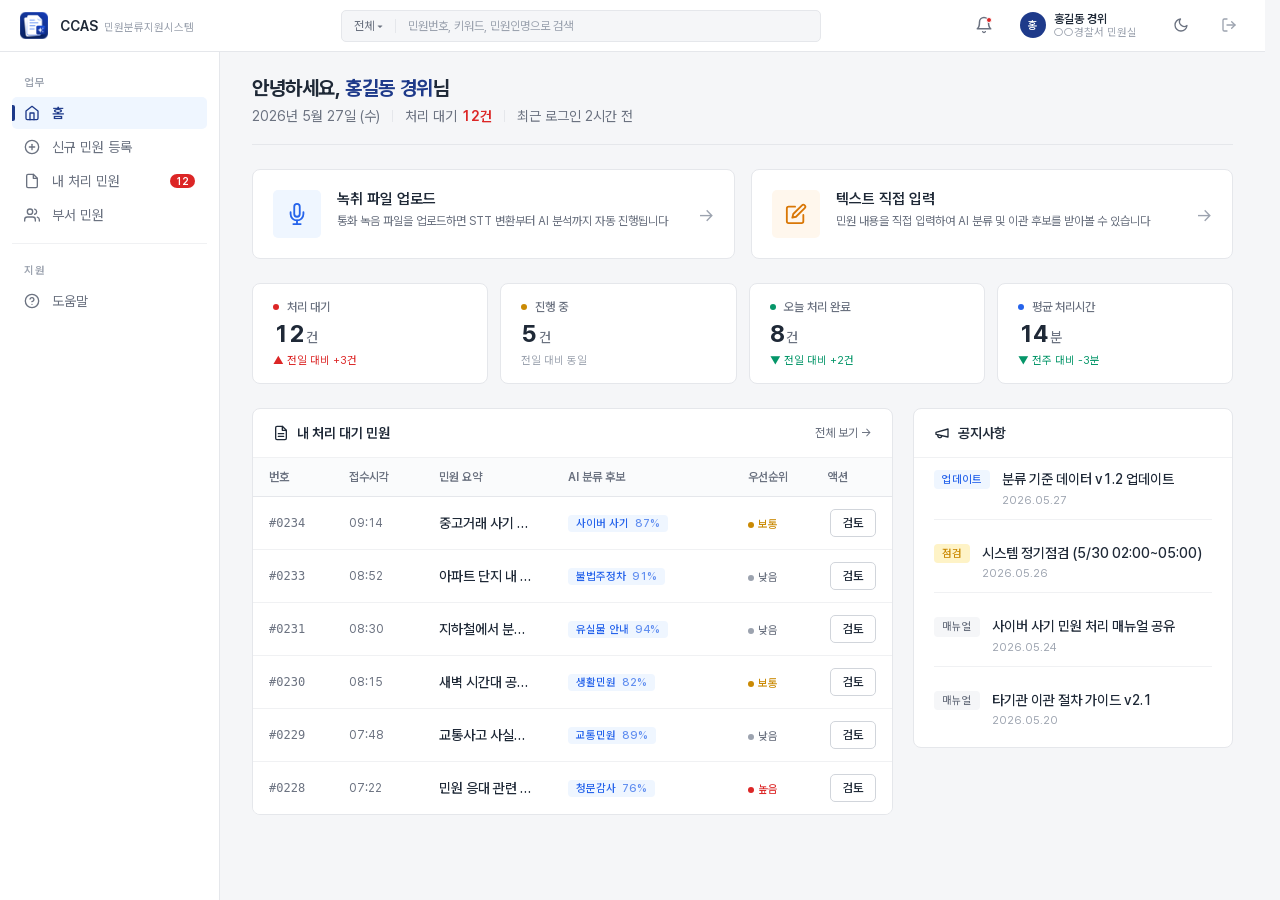
<file: index.html>
<!DOCTYPE html>
<html lang="ko">
<head>
  <meta charset="UTF-8">
  <meta name="viewport" content="width=device-width, initial-scale=1">
  <title>CCAS - 홈</title>
  <link rel="icon" href="images/logo.svg" type="image/svg+xml">
  <link rel="stylesheet" href="style.css">
  <style>
    /* 홈 전용 스타일 */
    .quick-actions {
      display: grid;
      grid-template-columns: 1fr 1fr;
      gap: var(--space-4);
      margin-bottom: var(--space-6);
    }

    .quick-action {
      display: flex;
      align-items: stretch;
      gap: var(--space-4);
      padding: var(--space-5);
      background: var(--color-surface);
      border: 1px solid var(--color-border);
      border-radius: var(--radius-lg);
      cursor: pointer;
      transition: all 0.15s;
      position: relative;
      overflow: hidden;
    }

    .quick-action:hover {
      border-color: var(--color-primary);
      box-shadow: var(--shadow-md);
      transform: translateY(-1px);
    }

    .quick-action__icon {
      width: 48px;
      height: 48px;
      border-radius: var(--radius-md);
      display: flex;
      align-items: center;
      justify-content: center;
      flex-shrink: 0;
      font-size: 22px;
    }

    .quick-action--audio .quick-action__icon {
      background: var(--color-ai-subtle);
      color: var(--color-ai);
    }

    .quick-action--text .quick-action__icon {
      background: var(--color-human-subtle);
      color: var(--color-human);
    }

    .quick-action__content { flex: 1; display: flex; flex-direction: column; gap: 4px; }

    .quick-action__title {
      font-size: var(--fs-lg);
      font-weight: var(--fw-semibold);
      color: var(--color-text-primary);
    }

    .quick-action__desc {
      font-size: var(--fs-sm);
      color: var(--color-text-secondary);
      line-height: 1.5;
    }

    .quick-action__arrow {
      align-self: center;
      color: var(--color-text-tertiary);
      font-size: 18px;
      transition: transform 0.15s, color 0.15s;
    }

    .quick-action:hover .quick-action__arrow {
      color: var(--color-primary);
      transform: translateX(2px);
    }

    /* KPI 카드 */
    .kpi-grid {
      display: grid;
      grid-template-columns: repeat(4, 1fr);
      gap: var(--space-3);
      margin-bottom: var(--space-6);
    }

    .kpi {
      background: var(--color-surface);
      border: 1px solid var(--color-border);
      border-radius: var(--radius-lg);
      padding: var(--space-4) var(--space-5);
      display: flex;
      flex-direction: column;
      gap: var(--space-2);
    }

    .kpi__label {
      font-size: var(--fs-sm);
      color: var(--color-text-secondary);
      font-weight: var(--fw-medium);
      display: flex;
      align-items: center;
      gap: var(--space-2);
    }

    .kpi__dot {
      width: 6px;
      height: 6px;
      border-radius: 50%;
    }

    .kpi__value {
      font-size: var(--fs-3xl);
      font-weight: var(--fw-bold);
      color: var(--color-text-primary);
      font-variant-numeric: tabular-nums;
      letter-spacing: -0.02em;
      line-height: 1;
    }

    .kpi__unit {
      font-size: var(--fs-md);
      font-weight: var(--fw-medium);
      color: var(--color-text-secondary);
      margin-left: 2px;
    }

    .kpi__trend {
      font-size: var(--fs-xs);
      color: var(--color-text-tertiary);
      display: flex;
      align-items: center;
      gap: 4px;
    }

    .kpi__trend--up { color: var(--color-danger); }
    .kpi__trend--down { color: var(--color-success); }

    /* 콘텐츠 그리드 */
    .content-grid {
      display: grid;
      grid-template-columns: 1fr 320px;
      gap: var(--space-5);
      align-items: start;
    }

    /* 공지사항 */
    .notice {
      display: flex;
      flex-direction: column;
      gap: var(--space-3);
    }

    .notice__item {
      display: flex;
      gap: var(--space-3);
      padding: var(--space-3) 0;
      border-bottom: 1px solid var(--color-divider);
      cursor: pointer;
      transition: opacity 0.15s;
    }

    .notice__item:last-child { border-bottom: none; padding-bottom: 0; }
    .notice__item:first-child { padding-top: 0; }
    .notice__item:hover { opacity: 0.7; }

    .notice__tag {
      flex-shrink: 0;
      align-self: flex-start;
    }

    .notice__content { flex: 1; display: flex; flex-direction: column; gap: 4px; }

    .notice__title {
      font-size: var(--fs-md);
      color: var(--color-text-primary);
      font-weight: var(--fw-medium);
      line-height: 1.4;
    }

    .notice__date {
      font-size: var(--fs-xs);
      color: var(--color-text-tertiary);
      font-variant-numeric: tabular-nums;
    }

    /* 우선순위 배지 */
    .priority {
      display: inline-flex;
      align-items: center;
      gap: 4px;
      font-size: var(--fs-xs);
      font-weight: var(--fw-medium);
    }

    .priority__dot {
      width: 6px;
      height: 6px;
      border-radius: 50%;
    }

    .priority--low .priority__dot { background: var(--color-text-tertiary); }
    .priority--low { color: var(--color-text-secondary); }

    .priority--normal .priority__dot { background: var(--color-warning); }
    .priority--normal { color: var(--color-warning); }

    .priority--high .priority__dot { background: var(--color-danger); }
    .priority--high { color: var(--color-danger); }

    /* AI 분류 후보 칩 */
    .ai-suggest {
      display: inline-flex;
      align-items: center;
      gap: 4px;
      padding: 2px 8px;
      background: var(--color-ai-subtle);
      color: var(--color-ai);
      border-radius: 4px;
      font-size: var(--fs-xs);
      font-weight: var(--fw-medium);
      white-space: nowrap;
      max-width: 100%;
    }

    .ai-suggest__confidence {
      color: var(--color-ai);
      opacity: 0.7;
      font-variant-numeric: tabular-nums;
      margin-left: 2px;
    }

    @media (max-width: 900px) {
      .content-grid {
        grid-template-columns: 1fr;
      }

      .kpi-grid {
        grid-template-columns: repeat(2, minmax(0, 1fr));
      }
    }

    @media (max-width: 640px) {
      .quick-actions {
        grid-template-columns: 1fr;
        gap: var(--space-3);
        margin-bottom: var(--space-4);
      }

      .quick-action {
        padding: var(--space-4);
      }

      .quick-action__icon {
        width: 42px;
        height: 42px;
      }

      .kpi-grid {
        gap: var(--space-2);
        margin-bottom: var(--space-4);
      }

      .kpi {
        padding: var(--space-3);
      }

      .kpi__value {
        font-size: var(--fs-2xl);
      }
    }
  </style>
</head>
<body>
  <div class="app">

    <!-- ===== Top Bar ===== -->
    <header class="topbar">
      <a class="topbar__brand" href="index.html" aria-label="CCAS 홈으로 이동">
        <div class="topbar__logo"><img src="images/logo.svg" alt="CCAS 로고"></div>
        <div>
          <span class="topbar__title">CCAS</span>
          <span class="topbar__subtitle">민원분류지원시스템</span>
        </div>
      </a>

      <div class="topbar__search">
        <span class="topbar__search-scope">전체 ▾</span>
        <input type="text" placeholder="민원번호, 키워드, 민원인명으로 검색">
      </div>

      <div class="topbar__right">
        <button class="topbar__notification" aria-label="알림">
          <svg width="18" height="18" viewBox="0 0 24 24" fill="none" stroke="currentColor" stroke-width="2" stroke-linecap="round" stroke-linejoin="round"><path d="M6 8a6 6 0 0 1 12 0c0 7 3 9 3 9H3s3-2 3-9"/><path d="M10.3 21a1.94 1.94 0 0 0 3.4 0"/></svg>
          <span class="topbar__notification-dot"></span>
        </button>

        <div class="topbar__user">
          <div class="topbar__avatar">홍</div>
          <div class="topbar__user-info">
            <span class="topbar__user-name">홍길동 경위</span>
            <span class="topbar__user-dept">○○경찰서 민원실</span>
          </div>
        </div>

        <button class="theme-toggle" id="themeToggle" aria-label="테마 전환" title="라이트/다크 모드 전환">
          <svg class="theme-toggle__icon--moon" width="16" height="16" viewBox="0 0 24 24" fill="none" stroke="currentColor" stroke-width="2" stroke-linecap="round" stroke-linejoin="round"><path d="M21 12.79A9 9 0 1 1 11.21 3 7 7 0 0 0 21 12.79z"/></svg>
          <svg class="theme-toggle__icon--sun" width="16" height="16" viewBox="0 0 24 24" fill="none" stroke="currentColor" stroke-width="2" stroke-linecap="round" stroke-linejoin="round"><circle cx="12" cy="12" r="5"/><line x1="12" y1="1" x2="12" y2="3"/><line x1="12" y1="21" x2="12" y2="23"/><line x1="4.22" y1="4.22" x2="5.64" y2="5.64"/><line x1="18.36" y1="18.36" x2="19.78" y2="19.78"/><line x1="1" y1="12" x2="3" y2="12"/><line x1="21" y1="12" x2="23" y2="12"/><line x1="4.22" y1="19.78" x2="5.64" y2="18.36"/><line x1="18.36" y1="5.64" x2="19.78" y2="4.22"/></svg>
        </button>

        <button class="topbar__logout" aria-label="로그아웃">
          <svg width="16" height="16" viewBox="0 0 24 24" fill="none" stroke="currentColor" stroke-width="2" stroke-linecap="round" stroke-linejoin="round"><path d="M9 21H5a2 2 0 0 1-2-2V5a2 2 0 0 1 2-2h4"/><polyline points="16 17 21 12 16 7"/><line x1="21" y1="12" x2="9" y2="12"/></svg>
        </button>
      </div>
    </header>

    <!-- ===== Sidebar ===== -->
    <aside class="sidebar">
      <div class="sidebar__section-title">업무</div>
      <nav class="sidebar__menu">
        <a class="sidebar__item is-active">
          <span class="sidebar__icon">
            <svg width="16" height="16" viewBox="0 0 24 24" fill="none" stroke="currentColor" stroke-width="2" stroke-linecap="round" stroke-linejoin="round"><path d="m3 9 9-7 9 7v11a2 2 0 0 1-2 2H5a2 2 0 0 1-2-2z"/><polyline points="9 22 9 12 15 12 15 22"/></svg>
          </span>
          홈
        </a>
        <a class="sidebar__item" href="upload.html">
          <span class="sidebar__icon">
            <svg width="16" height="16" viewBox="0 0 24 24" fill="none" stroke="currentColor" stroke-width="2" stroke-linecap="round" stroke-linejoin="round"><circle cx="12" cy="12" r="10"/><line x1="12" y1="8" x2="12" y2="16"/><line x1="8" y1="12" x2="16" y2="12"/></svg>
          </span>
          신규 민원 등록
        </a>
        <a class="sidebar__item">
          <span class="sidebar__icon">
            <svg width="16" height="16" viewBox="0 0 24 24" fill="none" stroke="currentColor" stroke-width="2" stroke-linecap="round" stroke-linejoin="round"><path d="M14 2H6a2 2 0 0 0-2 2v16a2 2 0 0 0 2 2h12a2 2 0 0 0 2-2V8z"/><polyline points="14 2 14 8 20 8"/></svg>
          </span>
          내 처리 민원
          <span class="sidebar__badge">12</span>
        </a>
        <a class="sidebar__item">
          <span class="sidebar__icon">
            <svg width="16" height="16" viewBox="0 0 24 24" fill="none" stroke="currentColor" stroke-width="2" stroke-linecap="round" stroke-linejoin="round"><path d="M17 21v-2a4 4 0 0 0-4-4H5a4 4 0 0 0-4 4v2"/><circle cx="9" cy="7" r="4"/><path d="M23 21v-2a4 4 0 0 0-3-3.87"/><path d="M16 3.13a4 4 0 0 1 0 7.75"/></svg>
          </span>
          부서 민원
        </a>
        <a class="sidebar__item sidebar__item--user" aria-label="내 정보">
          <span class="sidebar__avatar">홍</span>
          내정보
        </a>
      </nav>

      <div class="sidebar__divider"></div>

      <div class="sidebar__section-title">지원</div>
      <nav class="sidebar__menu">
        <a class="sidebar__item">
          <span class="sidebar__icon">
            <svg width="16" height="16" viewBox="0 0 24 24" fill="none" stroke="currentColor" stroke-width="2" stroke-linecap="round" stroke-linejoin="round"><circle cx="12" cy="12" r="10"/><path d="M9.09 9a3 3 0 0 1 5.83 1c0 2-3 3-3 3"/><line x1="12" y1="17" x2="12.01" y2="17"/></svg>
          </span>
          도움말
        </a>
      </nav>
    </aside>

    <!-- ===== Main ===== -->
    <main class="main">

      <!-- 인사말 헤더 -->
      <div class="main__header">
        <div class="main__title-group">
          <h1 class="main__greeting">안녕하세요, <strong>홍길동 경위</strong>님</h1>
          <div class="main__meta">
            <span>2026년 5월 27일 (수)</span>
            <span class="main__meta-divider"></span>
            <span>처리 대기 <span class="main__meta-highlight">12건</span></span>
            <span class="main__meta-divider"></span>
            <span>최근 로그인 2시간 전</span>
          </div>
        </div>
      </div>

      <!-- 빠른 액션 -->
      <section class="quick-actions">
        <a class="quick-action quick-action--audio" href="upload.html">
          <div class="quick-action__icon">
            <svg width="22" height="22" viewBox="0 0 24 24" fill="none" stroke="currentColor" stroke-width="2" stroke-linecap="round" stroke-linejoin="round"><path d="M12 1a3 3 0 0 0-3 3v8a3 3 0 0 0 6 0V4a3 3 0 0 0-3-3z"/><path d="M19 10v2a7 7 0 0 1-14 0v-2"/><line x1="12" y1="19" x2="12" y2="23"/><line x1="8" y1="23" x2="16" y2="23"/></svg>
          </div>
          <div class="quick-action__content">
            <span class="quick-action__title">녹취 파일 업로드</span>
            <span class="quick-action__desc">통화 녹음 파일을 업로드하면 STT 변환부터 AI 분석까지 자동 진행됩니다</span>
          </div>
          <span class="quick-action__arrow">→</span>
        </a>

        <a class="quick-action quick-action--text" href="upload.html">
          <div class="quick-action__icon">
            <svg width="22" height="22" viewBox="0 0 24 24" fill="none" stroke="currentColor" stroke-width="2" stroke-linecap="round" stroke-linejoin="round"><path d="M11 4H4a2 2 0 0 0-2 2v14a2 2 0 0 0 2 2h14a2 2 0 0 0 2-2v-7"/><path d="M18.5 2.5a2.121 2.121 0 0 1 3 3L12 15l-4 1 1-4 9.5-9.5z"/></svg>
          </div>
          <div class="quick-action__content">
            <span class="quick-action__title">텍스트 직접 입력</span>
            <span class="quick-action__desc">민원 내용을 직접 입력하여 AI 분류 및 이관 후보를 받아볼 수 있습니다</span>
          </div>
          <span class="quick-action__arrow">→</span>
        </a>
      </section>

      <!-- KPI -->
      <section class="kpi-grid">
        <div class="kpi">
          <span class="kpi__label"><span class="kpi__dot" style="background: var(--color-danger);"></span>처리 대기</span>
          <span class="kpi__value">12<span class="kpi__unit">건</span></span>
          <span class="kpi__trend kpi__trend--up">▲ 전일 대비 +3건</span>
        </div>
        <div class="kpi">
          <span class="kpi__label"><span class="kpi__dot" style="background: var(--color-warning);"></span>진행 중</span>
          <span class="kpi__value">5<span class="kpi__unit">건</span></span>
          <span class="kpi__trend">전일 대비 동일</span>
        </div>
        <div class="kpi">
          <span class="kpi__label"><span class="kpi__dot" style="background: var(--color-success);"></span>오늘 처리 완료</span>
          <span class="kpi__value">8<span class="kpi__unit">건</span></span>
          <span class="kpi__trend kpi__trend--down">▼ 전일 대비 +2건</span>
        </div>
        <div class="kpi">
          <span class="kpi__label"><span class="kpi__dot" style="background: var(--color-ai);"></span>평균 처리시간</span>
          <span class="kpi__value">14<span class="kpi__unit">분</span></span>
          <span class="kpi__trend kpi__trend--down">▼ 전주 대비 -3분</span>
        </div>
      </section>

      <!-- 콘텐츠 그리드: 표 + 공지 -->
      <div class="content-grid">

        <!-- 처리 대기 민원 표 -->
        <section class="card">
          <div class="card__header">
            <div class="card__title">
              <svg class="card__title-icon" viewBox="0 0 24 24" fill="none" stroke="currentColor" stroke-width="2" stroke-linecap="round" stroke-linejoin="round"><path d="M14 2H6a2 2 0 0 0-2 2v16a2 2 0 0 0 2 2h12a2 2 0 0 0 2-2V8z"/><polyline points="14 2 14 8 20 8"/><line x1="16" y1="13" x2="8" y2="13"/><line x1="16" y1="17" x2="8" y2="17"/></svg>
              내 처리 대기 민원
            </div>
            <a class="card__action">전체 보기 →</a>
          </div>
          <table class="table">
            <thead>
              <tr>
                <th style="width: 80px;">번호</th>
                <th style="width: 90px;">접수시각</th>
                <th>민원 요약</th>
                <th style="width: 180px;">AI 분류 후보</th>
                <th style="width: 80px;">우선순위</th>
                <th style="width: 80px;" class="text-right">액션</th>
              </tr>
            </thead>
            <tbody>
              <tr onclick="location.href='analysis.html'">
                <td class="col-id">#0234</td>
                <td class="col-time">09:14</td>
                <td class="col-summary">중고거래 사기 의심 - 송금 후 물품 미수령</td>
                <td><span class="ai-suggest">사이버 사기<span class="ai-suggest__confidence">87%</span></span></td>
                <td><span class="priority priority--normal"><span class="priority__dot"></span>보통</span></td>
                <td class="col-action"><button class="btn btn--secondary btn--sm">검토</button></td>
              </tr>
              <tr onclick="location.href='analysis.html'">
                <td class="col-id">#0233</td>
                <td class="col-time">08:52</td>
                <td class="col-summary">아파트 단지 내 불법 주정차 신고</td>
                <td><span class="ai-suggest">불법주정차<span class="ai-suggest__confidence">91%</span></span></td>
                <td><span class="priority priority--low"><span class="priority__dot"></span>낮음</span></td>
                <td class="col-action"><button class="btn btn--secondary btn--sm">검토</button></td>
              </tr>
              <tr onclick="location.href='analysis.html'">
                <td class="col-id">#0231</td>
                <td class="col-time">08:30</td>
                <td class="col-summary">지하철에서 분실한 지갑 신고 방법 문의</td>
                <td><span class="ai-suggest">유실물 안내<span class="ai-suggest__confidence">94%</span></span></td>
                <td><span class="priority priority--low"><span class="priority__dot"></span>낮음</span></td>
                <td class="col-action"><button class="btn btn--secondary btn--sm">검토</button></td>
              </tr>
              <tr onclick="location.href='analysis.html'">
                <td class="col-id">#0230</td>
                <td class="col-time">08:15</td>
                <td class="col-summary">새벽 시간대 공사 소음 반복 발생</td>
                <td><span class="ai-suggest">생활민원<span class="ai-suggest__confidence">82%</span></span></td>
                <td><span class="priority priority--normal"><span class="priority__dot"></span>보통</span></td>
                <td class="col-action"><button class="btn btn--secondary btn--sm">검토</button></td>
              </tr>
              <tr onclick="location.href='analysis.html'">
                <td class="col-id">#0229</td>
                <td class="col-time">07:48</td>
                <td class="col-summary">교통사고 사실확인원 발급 신청 절차 문의</td>
                <td><span class="ai-suggest">교통민원<span class="ai-suggest__confidence">89%</span></span></td>
                <td><span class="priority priority--low"><span class="priority__dot"></span>낮음</span></td>
                <td class="col-action"><button class="btn btn--secondary btn--sm">검토</button></td>
              </tr>
              <tr onclick="location.href='analysis.html'">
                <td class="col-id">#0228</td>
                <td class="col-time">07:22</td>
                <td class="col-summary">민원 응대 관련 불친절 항의</td>
                <td><span class="ai-suggest">청문감사<span class="ai-suggest__confidence">76%</span></span></td>
                <td><span class="priority priority--high"><span class="priority__dot"></span>높음</span></td>
                <td class="col-action"><button class="btn btn--secondary btn--sm">검토</button></td>
              </tr>
            </tbody>
          </table>
        </section>

        <!-- 공지사항 -->
        <section class="card">
          <div class="card__header">
            <div class="card__title">
              <svg class="card__title-icon" viewBox="0 0 24 24" fill="none" stroke="currentColor" stroke-width="2" stroke-linecap="round" stroke-linejoin="round"><path d="M3 11l18-5v12L3 14v-3z"/><path d="M11.6 16.8a3 3 0 1 1-5.8-1.6"/></svg>
              공지사항
            </div>
          </div>
          <div class="card__body" style="padding-top: var(--space-3);">
            <div class="notice">
              <div class="notice__item">
                <span class="badge badge--ai notice__tag">업데이트</span>
                <div class="notice__content">
                  <span class="notice__title">분류 기준 데이터 v1.2 업데이트</span>
                  <span class="notice__date">2026.05.27</span>
                </div>
              </div>
              <div class="notice__item">
                <span class="badge badge--warning notice__tag">점검</span>
                <div class="notice__content">
                  <span class="notice__title">시스템 정기점검 (5/30 02:00~05:00)</span>
                  <span class="notice__date">2026.05.26</span>
                </div>
              </div>
              <div class="notice__item">
                <span class="badge badge--neutral notice__tag">매뉴얼</span>
                <div class="notice__content">
                  <span class="notice__title">사이버 사기 민원 처리 매뉴얼 공유</span>
                  <span class="notice__date">2026.05.24</span>
                </div>
              </div>
              <div class="notice__item">
                <span class="badge badge--neutral notice__tag">매뉴얼</span>
                <div class="notice__content">
                  <span class="notice__title">타기관 이관 절차 가이드 v2.1</span>
                  <span class="notice__date">2026.05.20</span>
                </div>
              </div>
            </div>
          </div>
        </section>

      </div>

    </main>
  </div>

  <script>
    // 테마 초기화 (페이지 로드 직후 즉시 적용)
    (function() {
      const saved = localStorage.getItem('ccas-theme') || 'light';
      document.documentElement.setAttribute('data-theme', saved);
    })();

    // 토글 동작
    document.getElementById('themeToggle').addEventListener('click', function() {
      const current = document.documentElement.getAttribute('data-theme');
      const next = current === 'dark' ? 'light' : 'dark';
      document.documentElement.setAttribute('data-theme', next);
      localStorage.setItem('ccas-theme', next);
    });
  </script>
</body>
</html>
</file>
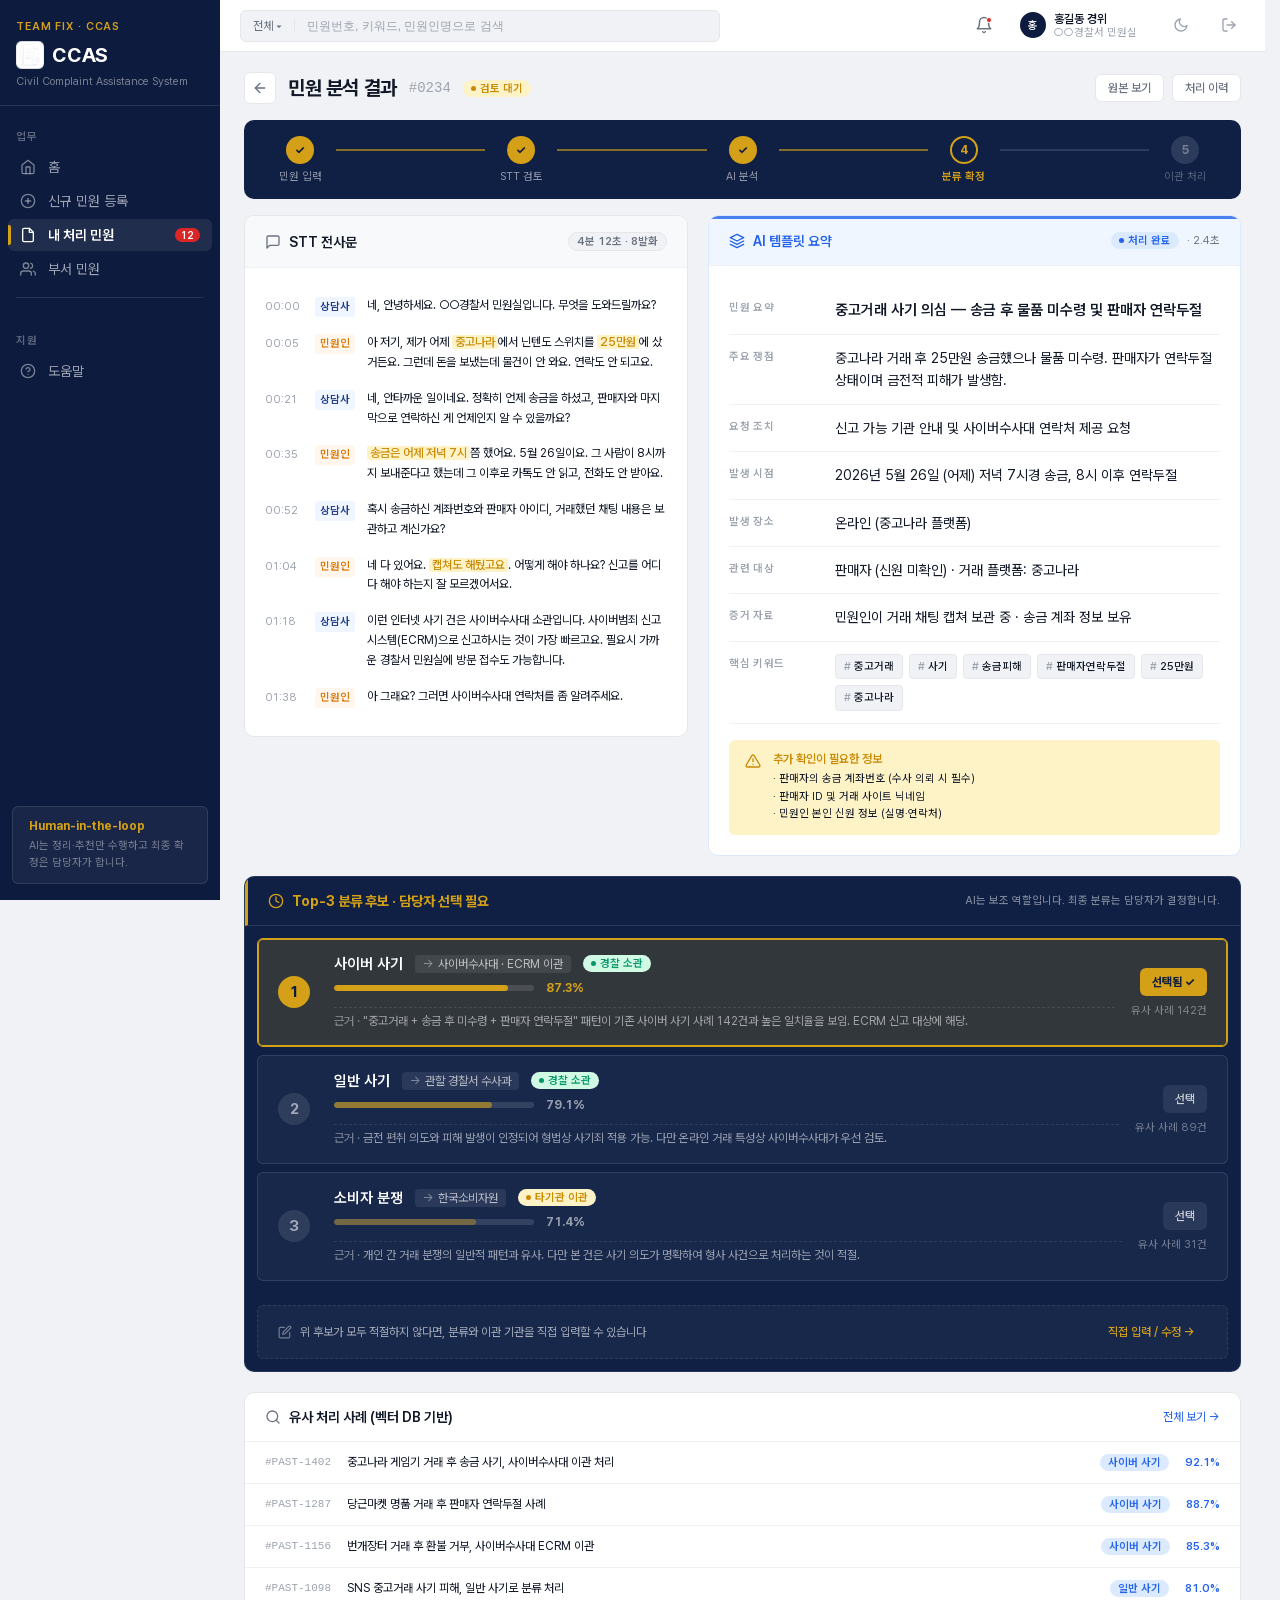
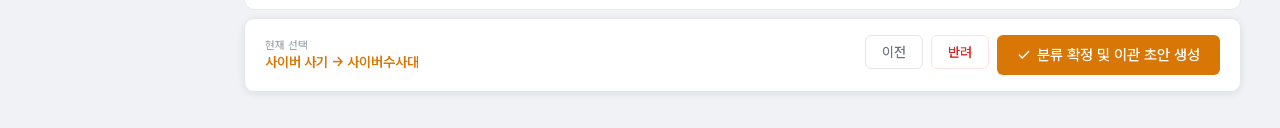
<file: analysis-preview-v2.html>
<!DOCTYPE html>
<html lang="ko">
<head>
  <meta charset="UTF-8">
  <meta name="viewport" content="width=device-width, initial-scale=1">
  <title>CCAS - AI 분석 결과 [테마 프리뷰 v2]</title>
  <link rel="icon" href="images/logo.svg" type="image/svg+xml">
  <style>
    /* ── 폰트 ── */
    @font-face {
      font-family: 'Pretendard Variable';
      font-weight: 45 920;
      font-style: normal;
      font-display: block;
      src: url('./fonts/PretendardVariable.woff2') format('woff2-variations'),
           url('./fonts/PretendardVariable.woff2') format('woff2');
    }

    /* ══════════════════════════════════════
       변수 — 새 테마
    ══════════════════════════════════════ */
    :root {
      /* 표면 */
      --color-bg:            #F0F2F5;
      --color-surface:       #FFFFFF;
      --color-surface-alt:   #F8F9FA;
      --color-border:        #E5E7EB;
      --color-border-strong: #D1D5DB;
      --color-divider:       #F0F1F3;

      /* 텍스트 */
      --color-text-primary:   #111827;
      --color-text-secondary: #6B7280;
      --color-text-tertiary:  #9CA3AF;

      /* 브랜드 — 다크 네이비 */
      --color-navy:        #0D1B3E;
      --color-navy-card:   #0F2044;
      --color-navy-item:   rgba(255,255,255,0.08);
      --color-navy-hover:  rgba(255,255,255,0.05);
      --color-navy-border: rgba(255,255,255,0.10);

      /* 골드 액센트 */
      --color-gold:        #D4A017;
      --color-gold-bright: #EAB308;
      --color-gold-light:  rgba(212,160,23,0.18);

      /* 의미 컬러 (기존 체계 유지) */
      --color-primary:        #1E3A8A;
      --color-primary-subtle: #EFF6FF;
      --color-ai:             #2563EB;
      --color-ai-light:       #DBEAFE;
      --color-ai-subtle:      #EFF6FF;
      --color-human:          #D97706;
      --color-human-light:    #FED7AA;
      --color-human-subtle:   #FFF7ED;
      --color-success:        #059669;
      --color-success-light:  #D1FAE5;
      --color-success-subtle: #ECFDF5;
      --color-danger:         #DC2626;
      --color-danger-light:   #FEE2E2;
      --color-warning:        #CA8A04;
      --color-warning-light:  #FEF3C7;

      /* 타이포 */
      --font-sans: 'Pretendard Variable', -apple-system, BlinkMacSystemFont,
                   'Apple SD Gothic Neo', 'Malgun Gothic', 'Segoe UI', Roboto, sans-serif;
      --font-mono: 'SF Mono', Monaco, 'Cascadia Mono', 'Roboto Mono', Consolas, monospace;

      --fs-xs:11px; --fs-sm:12px; --fs-base:13px; --fs-md:14px;
      --fs-lg:15px; --fs-xl:17px; --fs-2xl:20px; --fs-3xl:24px;
      --fw-regular:400; --fw-medium:500; --fw-semibold:600; --fw-bold:700;

      /* 레이아웃 */
      --topbar-height: 52px;
      --sidebar-width: 220px;
      --radius-sm:3px; --radius-md:6px; --radius-lg:10px;
      --shadow-sm: 0 1px 3px rgba(15,23,42,0.06);
      --shadow-md: 0 2px 8px rgba(15,23,42,0.08);
      --shadow-lg: 0 8px 24px rgba(15,23,42,0.12);

      --space-1:4px; --space-2:8px; --space-3:12px; --space-4:16px;
      --space-5:20px; --space-6:24px; --space-8:32px; --space-10:40px;
    }

    /* ── 리셋 ── */
    *, *::before, *::after { box-sizing: border-box; margin: 0; padding: 0; }
    html { overflow-y: scroll; scrollbar-gutter: stable; }
    html, body {
      height: 100%;
      font-family: var(--font-sans);
      font-size: var(--fs-base);
      color: var(--color-text-primary);
      background: var(--color-bg);
      -webkit-font-smoothing: antialiased;
      font-feature-settings: 'tnum' 1;
    }
    button { font-family: inherit; cursor: pointer; border: none; background: none; color: inherit; }
    a { color: inherit; text-decoration: none; }

    /* ══════════════════════════════════════
       앱 레이아웃 — 사이드바가 풀하이트(브랜드 포함)
    ══════════════════════════════════════ */
    .app {
      display: grid;
      grid-template-columns: var(--sidebar-width) 1fr;
      grid-template-rows: var(--topbar-height) 1fr;
      grid-template-areas:
        "sidebar topbar"
        "sidebar main";
      min-height: 100vh;
    }

    /* ── 버튼 시스템 (기존과 동일) ── */
    .btn {
      display: inline-flex; align-items: center; gap: 6px;
      height: 34px; padding: 0 var(--space-4);
      border-radius: var(--radius-md);
      font-size: var(--fs-md); font-weight: var(--fw-medium);
      font-family: inherit; cursor: pointer; border: none;
      transition: opacity 0.15s, background 0.15s; white-space: nowrap;
    }
    .btn--primary   { background: var(--color-primary); color: #fff; }
    .btn--primary:hover { opacity: 0.9; }
    .btn--secondary { background: var(--color-surface); color: var(--color-text-secondary); border: 1px solid var(--color-border); }
    .btn--secondary:hover { background: var(--color-bg); }
    .btn--human     { background: var(--color-human); color: #fff; }
    .btn--human:hover { opacity: 0.9; }
    .btn--danger    { background: var(--color-surface); color: var(--color-danger); border: 1px solid var(--color-danger-light); }
    .btn--danger:hover { background: var(--color-danger-light); }
    .btn--ghost     { background: transparent; color: var(--color-ai); }
    .btn--ghost:hover { background: var(--color-ai-subtle); }
    .btn--lg { height: 40px; padding: 0 var(--space-5); font-size: var(--fs-lg); }
    .btn--sm { height: 28px; padding: 0 var(--space-3); font-size: var(--fs-sm); }

    /* ── 배지 (기존과 동일) ── */
    .badge {
      display: inline-flex; align-items: center; gap: 4px;
      padding: 2px 8px; border-radius: 10px;
      font-size: var(--fs-xs); font-weight: var(--fw-semibold); white-space: nowrap;
    }
    .badge--neutral { background: var(--color-bg); color: var(--color-text-secondary); border: 1px solid var(--color-border); }
    .badge--ai      { background: var(--color-ai-light); color: var(--color-ai); }
    .badge--human   { background: var(--color-human-subtle); color: var(--color-human); }
    .badge--success { background: var(--color-success-light); color: var(--color-success); }
    .badge--danger  { background: var(--color-danger-light); color: var(--color-danger); }
    .badge--warning { background: var(--color-warning-light); color: var(--color-warning); }
    .badge--dot::before { content:''; display:inline-block; width:5px; height:5px; border-radius:50%; background: currentColor; }

    /* ══════════════════════════════════════
       사이드바 (다크 네이비) — 메뉴 구조는 기존 유지
    ══════════════════════════════════════ */
    .sidebar {
      grid-area: sidebar;
      background: var(--color-navy);
      display: flex; flex-direction: column;
      overflow-y: auto;
      position: sticky; top: 0; height: 100vh;
    }

    .sidebar__brand {
      padding: var(--space-5) var(--space-4) var(--space-4);
      border-bottom: 1px solid var(--color-navy-border);
    }
    .sidebar__brand-label {
      font-size: var(--fs-xs); font-weight: var(--fw-semibold);
      color: var(--color-gold); letter-spacing: 0.08em;
      text-transform: uppercase; margin-bottom: var(--space-2);
    }
    .sidebar__brand-row { display: flex; align-items: center; gap: var(--space-2); }
    .sidebar__brand-logo {
      width: 28px; height: 28px; object-fit: contain;
      filter: brightness(0) invert(1); flex-shrink: 0;
    }
    .sidebar__brand-title {
      font-size: var(--fs-2xl); font-weight: var(--fw-bold);
      color: #fff; letter-spacing: -0.01em; line-height: 1;
    }
    .sidebar__brand-sub {
      font-size: var(--fs-xs); color: rgba(255,255,255,0.45);
      margin-top: 5px; line-height: 1.4;
    }

    .sidebar__section-title {
      font-size: var(--fs-xs); font-weight: var(--fw-semibold);
      color: rgba(255,255,255,0.35); text-transform: uppercase;
      letter-spacing: 0.07em;
      padding: var(--space-3) var(--space-4) var(--space-2);
      margin-top: var(--space-3);
    }
    .sidebar__section-title:first-of-type { margin-top: var(--space-2); }

    .sidebar__menu { display: flex; flex-direction: column; gap: 2px; padding: 0 var(--space-2); }

    .sidebar__item {
      display: flex; align-items: center; gap: var(--space-3);
      padding: var(--space-2) var(--space-3);
      border-radius: var(--radius-md);
      font-size: var(--fs-md); color: rgba(255,255,255,0.60);
      cursor: pointer; transition: background 0.12s, color 0.12s; position: relative;
    }
    .sidebar__item:hover { background: var(--color-navy-hover); color: rgba(255,255,255,0.85); }
    .sidebar__item.is-active { background: var(--color-navy-item); color: #fff; font-weight: var(--fw-semibold); }
    .sidebar__item.is-active::before {
      content:''; position: absolute; left: 0; top: 6px; bottom: 6px;
      width: 3px; background: var(--color-gold); border-radius: 0 2px 2px 0;
    }
    .sidebar__icon { width:16px; height:16px; flex-shrink:0; display:flex; align-items:center; justify-content:center; opacity:0.75; }
    .sidebar__item.is-active .sidebar__icon { opacity: 1; }
    .sidebar__badge {
      margin-left: auto; background: var(--color-danger); color: #fff;
      font-size: 10px; font-weight: var(--fw-semibold);
      padding: 1px 6px; border-radius: 8px; min-width: 18px; text-align: center;
    }
    .sidebar__item--user { display: none; }
    .sidebar__avatar {
      width: 22px; height: 22px; border-radius: 50%;
      background: var(--color-gold); color: var(--color-navy);
      font-size: var(--fs-xs); font-weight: var(--fw-semibold);
      display: flex; align-items: center; justify-content: center;
    }

    .sidebar__divider { height: 1px; background: var(--color-navy-border); margin: var(--space-3) var(--space-4); }

    .sidebar__hitl {
      margin: auto var(--space-3) var(--space-4);
      padding: var(--space-3) var(--space-4);
      background: rgba(255,255,255,0.05);
      border: 1px solid var(--color-navy-border);
      border-radius: var(--radius-md);
    }
    .sidebar__hitl-title { font-size: var(--fs-sm); font-weight: var(--fw-bold); color: var(--color-gold); margin-bottom: var(--space-1); }
    .sidebar__hitl-desc { font-size: var(--fs-xs); color: rgba(255,255,255,0.40); line-height: 1.55; }

    /* ══════════════════════════════════════
       탑바 (화이트) — 검색/알림/유저/토글/로그아웃 기능 유지
    ══════════════════════════════════════ */
    .topbar {
      grid-area: topbar;
      display: flex; align-items: center; justify-content: space-between;
      background: var(--color-surface);
      border-bottom: 1px solid var(--color-border);
      padding: 0 var(--space-5); z-index: 10;
    }
    .topbar__search {
      flex: 1; max-width: 480px; margin-right: var(--space-8);
      display: flex; align-items: center;
      background: var(--color-bg); border: 1px solid var(--color-border);
      border-radius: var(--radius-md); padding: 0 var(--space-3); height: 32px;
    }
    .topbar__search:focus-within { border-color: var(--color-primary); background: var(--color-surface); }
    .topbar__search-scope {
      font-size: var(--fs-sm); color: var(--color-text-secondary);
      padding-right: var(--space-3); border-right: 1px solid var(--color-border);
      margin-right: var(--space-3); cursor: pointer; white-space: nowrap;
    }
    .topbar__search input { flex: 1; border: none; background: transparent; outline: none; font-size: var(--fs-sm); color: var(--color-text-primary); }
    .topbar__search input::placeholder { color: var(--color-text-tertiary); }

    .topbar__right { display: flex; align-items: center; gap: var(--space-4); }
    .topbar__notification {
      position: relative; width: 32px; height: 32px; border-radius: var(--radius-md);
      display: flex; align-items: center; justify-content: center;
      color: var(--color-text-secondary); transition: background 0.15s;
    }
    .topbar__notification:hover { background: var(--color-bg); }
    .topbar__notification-dot {
      position: absolute; top: 8px; right: 8px; width: 6px; height: 6px;
      background: var(--color-danger); border-radius: 50%; border: 1.5px solid var(--color-surface);
    }
    .topbar__user { display: flex; align-items: center; gap: var(--space-2); padding: 4px var(--space-3) 4px 4px; border-radius: var(--radius-md); cursor: pointer; transition: background 0.15s; }
    .topbar__user:hover { background: var(--color-bg); }
    .topbar__avatar {
      width: 26px; height: 26px; border-radius: 50%;
      background: var(--color-navy); color: #fff;
      font-size: var(--fs-xs); font-weight: var(--fw-semibold);
      display: flex; align-items: center; justify-content: center;
    }
    .topbar__user-info { display: flex; flex-direction: column; line-height: 1.2; }
    .topbar__user-name { font-size: var(--fs-sm); font-weight: var(--fw-semibold); color: var(--color-text-primary); }
    .topbar__user-dept { font-size: var(--fs-xs); color: var(--color-text-tertiary); }
    .topbar__icon-btn {
      width: 32px; height: 32px; border-radius: var(--radius-md);
      display: flex; align-items: center; justify-content: center;
      color: var(--color-text-tertiary); transition: background 0.15s, color 0.15s;
    }
    .topbar__icon-btn:hover { background: var(--color-bg); color: var(--color-text-secondary); }

    /* ══════════════════════════════════════
       메인 + 페이지 헤더 (기존 구조 유지)
    ══════════════════════════════════════ */
    .main { grid-area: main; padding: var(--space-5) var(--space-6); overflow-y: auto; min-width: 0; }

    .page-header {
      display: flex; align-items: center; justify-content: space-between;
      margin-bottom: var(--space-4);
    }
    .page-header__left { display: flex; align-items: center; gap: var(--space-3); }
    .page-header__back {
      width: 32px; height: 32px; border-radius: var(--radius-md);
      display: flex; align-items: center; justify-content: center;
      background: var(--color-surface); border: 1px solid var(--color-border);
      color: var(--color-text-secondary); transition: background 0.15s;
    }
    .page-header__back:hover { background: var(--color-bg); }
    .page-header__title { font-size: var(--fs-2xl); font-weight: var(--fw-bold); color: var(--color-text-primary); letter-spacing: -0.02em; }
    .page-header__case-id { font-size: var(--fs-md); font-family: var(--font-mono); color: var(--color-text-tertiary); }
    .page-header__actions { display: flex; gap: var(--space-2); }

    /* ── 스테퍼 (다크 네이비 + 골드) ── */
    .stepper {
      background: var(--color-navy-card);
      border-radius: var(--radius-lg);
      padding: var(--space-4) var(--space-6);
      display: flex; align-items: center;
      margin-bottom: var(--space-4); overflow-x: auto;
    }
    .stepper__step { display: flex; flex-direction: column; align-items: center; gap: 6px; min-width: 64px; }
    .stepper__dot {
      width: 28px; height: 28px; border-radius: 50%;
      display: flex; align-items: center; justify-content: center;
      font-size: var(--fs-sm); font-weight: var(--fw-bold); flex-shrink: 0;
    }
    .stepper__step.is-done .stepper__dot    { background: var(--color-gold); color: var(--color-navy); }
    .stepper__step.is-current .stepper__dot { background: transparent; border: 2px solid var(--color-gold); color: var(--color-gold); }
    .stepper__step:not(.is-done):not(.is-current) .stepper__dot { background: rgba(255,255,255,0.12); color: rgba(255,255,255,0.35); }
    .stepper__label { font-size: var(--fs-xs); white-space: nowrap; }
    .stepper__step.is-done .stepper__label    { color: rgba(255,255,255,0.55); }
    .stepper__step.is-current .stepper__label { color: var(--color-gold); font-weight: var(--fw-semibold); }
    .stepper__step:not(.is-done):not(.is-current) .stepper__label { color: rgba(255,255,255,0.30); }
    .stepper__line { flex: 1; height: 2px; margin: 0 var(--space-1); margin-bottom: 20px; background: rgba(255,255,255,0.12); }
    .stepper__line.is-done { background: var(--color-gold); opacity: 0.6; }

    /* ══════════════════════════════════════
       분석 결과 그리드 — 기존 2열 구조 유지
    ══════════════════════════════════════ */
    .analysis-grid {
      display: grid;
      grid-template-columns: 1fr 1.2fr;
      gap: var(--space-5);
      align-items: start;
      margin-bottom: var(--space-5);
    }

    /* ── 좌측: STT ── */
    .source-card { background: var(--color-surface); border: 1px solid var(--color-border); border-radius: var(--radius-lg); overflow: hidden; }
    .source-card__header {
      display: flex; align-items: center; justify-content: space-between;
      padding: var(--space-4) var(--space-5);
      border-bottom: 1px solid var(--color-divider); background: var(--color-surface-alt);
    }
    .source-card__title { display: flex; align-items: center; gap: var(--space-2); font-size: var(--fs-md); font-weight: var(--fw-semibold); }
    .source-card__body { padding: var(--space-5); max-height: 520px; overflow-y: auto; }
    .source-line { display: flex; gap: var(--space-3); padding: var(--space-2) 0; font-size: var(--fs-sm); line-height: 1.65; }
    .source-line__time { font-size: var(--fs-xs); color: var(--color-text-tertiary); font-variant-numeric: tabular-nums; flex-shrink: 0; padding-top: 2px; min-width: 38px; }
    .source-line__speaker { font-size: var(--fs-xs); font-weight: var(--fw-semibold); padding: 1px 5px; border-radius: 3px; flex-shrink: 0; align-self: flex-start; margin-top: 1px; }
    .source-line__speaker--o { background: var(--color-primary-subtle); color: var(--color-primary); }
    .source-line__speaker--c { background: var(--color-human-subtle); color: var(--color-human); }
    .source-line__text { flex: 1; color: var(--color-text-primary); }
    .keyword-hl { background: var(--color-warning-light); color: var(--color-warning); padding: 0 3px; border-radius: 2px; font-weight: var(--fw-medium); }

    /* ── 우측: AI 요약 ── */
    .ai-card { background: var(--color-surface); border: 1px solid var(--color-ai-light); border-radius: var(--radius-lg); overflow: hidden; position: relative; }
    .ai-card::before { content:''; position: absolute; top: 0; left: 0; right: 0; height: 3px; background: var(--color-ai); opacity: 0.8; }
    .ai-card__header { display: flex; align-items: center; justify-content: space-between; padding: var(--space-4) var(--space-5); border-bottom: 1px solid var(--color-divider); background: var(--color-ai-subtle); }
    .ai-card__title { display: flex; align-items: center; gap: var(--space-2); font-size: var(--fs-md); font-weight: var(--fw-semibold); color: var(--color-ai); }
    .ai-card__title-icon { width: 16px; height: 16px; }
    .ai-card__meta { font-size: var(--fs-xs); color: var(--color-text-secondary); display: flex; gap: var(--space-2); align-items: center; }
    .ai-card__body { padding: var(--space-5); }
    .summary-block { padding: var(--space-3) 0; display: grid; grid-template-columns: 90px 1fr; gap: var(--space-4); align-items: flex-start; border-bottom: 1px solid var(--color-divider); }
    .summary-block:last-child { border-bottom: none; }
    .summary-block__label { font-size: var(--fs-xs); color: var(--color-text-tertiary); font-weight: var(--fw-semibold); text-transform: uppercase; letter-spacing: 0.04em; padding-top: 3px; }
    .summary-block__value { font-size: var(--fs-md); color: var(--color-text-primary); line-height: 1.6; }
    .summary-block__value--strong { font-weight: var(--fw-semibold); font-size: var(--fs-lg); }
    .keywords { display: flex; flex-wrap: wrap; gap: 6px; }
    .keyword-chip { display: inline-flex; align-items: center; gap: 3px; padding: 3px 8px; background: var(--color-bg); border: 1px solid var(--color-border); border-radius: 4px; font-size: var(--fs-xs); color: var(--color-text-primary); font-weight: var(--fw-medium); }
    .keyword-chip::before { content: '#'; color: var(--color-text-tertiary); }
    .missing-info { margin-top: var(--space-4); padding: var(--space-3) var(--space-4); background: var(--color-warning-light); border-radius: var(--radius-md); display: flex; gap: var(--space-3); }
    .missing-info__icon { color: var(--color-warning); flex-shrink: 0; padding-top: 1px; }
    .missing-info__content { flex: 1; }
    .missing-info__title { font-size: var(--fs-sm); font-weight: var(--fw-semibold); color: var(--color-warning); margin-bottom: var(--space-1); }
    .missing-info__list { font-size: var(--fs-xs); color: var(--color-text-primary); line-height: 1.6; }

    /* ══════════════════════════════════════
       Top-3 분류 후보 — 다크 네이비 카드 (테마 핵심)
    ══════════════════════════════════════ */
    .candidates-section {
      background: var(--color-navy-card);
      border: 1px solid var(--color-navy-border);
      border-radius: var(--radius-lg);
      overflow: hidden;
      margin-bottom: var(--space-5);
      color: #fff;
    }
    .candidates-header {
      display: flex; align-items: center; justify-content: space-between;
      padding: var(--space-4) var(--space-5);
      border-bottom: 1px solid var(--color-navy-border);
      border-left: 3px solid var(--color-gold);
    }
    .candidates-header__title { display: flex; align-items: center; gap: var(--space-2); font-size: var(--fs-md); font-weight: var(--fw-bold); color: var(--color-gold); }
    .candidates-header__title-icon { width: 16px; height: 16px; }
    .candidates-header__hint { font-size: var(--fs-xs); color: rgba(255,255,255,0.45); font-weight: var(--fw-medium); }

    .candidates-list { padding: var(--space-3); display: flex; flex-direction: column; gap: var(--space-2); }

    .candidate {
      display: grid; grid-template-columns: 40px 1fr auto; gap: var(--space-4);
      padding: var(--space-4) var(--space-5);
      background: rgba(255,255,255,0.04);
      border: 1px solid var(--color-navy-border);
      border-radius: var(--radius-md);
      transition: all 0.15s; cursor: pointer; align-items: center;
    }
    .candidate:hover { border-color: rgba(212,160,23,0.5); background: rgba(255,255,255,0.07); }
    .candidate.is-selected { border-color: var(--color-gold); background: var(--color-gold-light); box-shadow: inset 0 0 0 1px var(--color-gold); }

    .candidate__rank {
      width: 32px; height: 32px; border-radius: 50%;
      background: rgba(255,255,255,0.10); color: rgba(255,255,255,0.55);
      display: flex; align-items: center; justify-content: center;
      font-size: var(--fs-lg); font-weight: var(--fw-bold); font-variant-numeric: tabular-nums;
    }
    .candidate:first-child .candidate__rank { background: var(--color-gold); color: var(--color-navy); }

    .candidate__main { display: flex; flex-direction: column; gap: var(--space-2); min-width: 0; }
    .candidate__top-row { display: flex; align-items: center; gap: var(--space-3); flex-wrap: wrap; }
    .candidate__category { font-size: var(--fs-lg); font-weight: var(--fw-semibold); color: #fff; }
    .candidate__agency {
      display: inline-flex; align-items: center; gap: 4px;
      font-size: var(--fs-sm); color: rgba(255,255,255,0.65);
      padding: 2px 8px; background: rgba(255,255,255,0.08); border-radius: 4px;
    }
    .candidate__agency::before { content: '→'; color: rgba(255,255,255,0.4); }

    .candidate__similarity { display: flex; align-items: center; gap: var(--space-3); }
    .similarity-bar { flex: 1; max-width: 200px; height: 6px; background: rgba(255,255,255,0.12); border-radius: 3px; overflow: hidden; }
    .similarity-bar__fill { height: 100%; background: var(--color-gold); border-radius: 3px; }
    .candidate:nth-child(2) .similarity-bar__fill { opacity: 0.6; }
    .candidate:nth-child(3) .similarity-bar__fill { opacity: 0.4; }
    .similarity-value { font-size: var(--fs-sm); font-weight: var(--fw-bold); color: var(--color-gold); font-variant-numeric: tabular-nums; min-width: 42px; }

    .candidate__reason {
      font-size: var(--fs-sm); color: rgba(255,255,255,0.55); line-height: 1.5;
      padding-top: var(--space-1); border-top: 1px dashed var(--color-navy-border); margin-top: var(--space-1);
    }
    .candidate__reason::before { content: '근거 · '; color: rgba(255,255,255,0.4); font-weight: var(--fw-medium); }

    .candidate__action { display: flex; flex-direction: column; align-items: flex-end; gap: var(--space-2); }
    .candidate__similar-cases { font-size: var(--fs-xs); color: rgba(255,255,255,0.4); }

    /* 다크 카드 안의 골드 선택 버튼 */
    .btn--gold { background: var(--color-gold); color: var(--color-navy); font-weight: var(--fw-bold); }
    .btn--gold:hover { background: var(--color-gold-bright); }
    .btn--dark-secondary { background: rgba(255,255,255,0.08); color: rgba(255,255,255,0.75); }
    .btn--dark-secondary:hover { background: rgba(255,255,255,0.14); }

    .manual-option {
      margin: var(--space-3); padding: var(--space-3) var(--space-5);
      background: rgba(255,255,255,0.04); border: 1px dashed var(--color-navy-border);
      border-radius: var(--radius-md); display: flex; align-items: center; justify-content: space-between; gap: var(--space-3);
    }
    .manual-option__text { font-size: var(--fs-sm); color: rgba(255,255,255,0.6); display: flex; align-items: center; gap: var(--space-2); }
    .manual-option__icon { color: rgba(255,255,255,0.4); }
    .manual-option .btn--ghost { color: var(--color-gold); }
    .manual-option .btn--ghost:hover { background: rgba(212,160,23,0.12); }

    /* ── 유사 사례 (라이트 카드) ── */
    .similar-cases-card { background: var(--color-surface); border: 1px solid var(--color-border); border-radius: var(--radius-lg); overflow: hidden; }
    .similar-cases-card__header { padding: var(--space-4) var(--space-5); border-bottom: 1px solid var(--color-divider); display: flex; align-items: center; justify-content: space-between; }
    .similar-cases-card__title { display: flex; align-items: center; gap: var(--space-2); font-size: var(--fs-md); font-weight: var(--fw-semibold); }
    .card__action { font-size: var(--fs-sm); color: var(--color-ai); cursor: pointer; }
    .similar-case-row { display: grid; grid-template-columns: auto 1fr auto auto; gap: var(--space-4); align-items: center; padding: var(--space-3) var(--space-5); border-bottom: 1px solid var(--color-divider); font-size: var(--fs-sm); cursor: pointer; transition: background 0.1s; }
    .similar-case-row:hover { background: var(--color-surface-alt); }
    .similar-case-row:last-child { border-bottom: none; }
    .similar-case-row__id { font-family: var(--font-mono); font-size: var(--fs-xs); color: var(--color-text-tertiary); min-width: 60px; }
    .similar-case-row__summary { color: var(--color-text-primary); overflow: hidden; text-overflow: ellipsis; white-space: nowrap; }
    .similar-case-row__sim { font-variant-numeric: tabular-nums; font-weight: var(--fw-semibold); color: var(--color-ai); font-size: var(--fs-xs); }

    /* ── 액션 바 (sticky) ── */
    .action-bar {
      display: flex; justify-content: space-between; align-items: center;
      margin-top: var(--space-6); padding: var(--space-4) var(--space-5);
      background: var(--color-surface); border: 1px solid var(--color-border);
      border-radius: var(--radius-lg); position: sticky; bottom: var(--space-4); box-shadow: var(--shadow-md);
    }
    .action-bar__status { display: flex; align-items: center; gap: var(--space-3); font-size: var(--fs-sm); }
    .action-bar__selected { display: flex; flex-direction: column; gap: 2px; }
    .action-bar__selected-label { font-size: var(--fs-xs); color: var(--color-text-tertiary); }
    .action-bar__selected-value { font-size: var(--fs-md); font-weight: var(--fw-semibold); color: var(--color-human); }
    .action-bar__buttons { display: flex; gap: var(--space-2); }

    /* ── 반응형 ── */
    @media (max-width: 900px) {
      .analysis-grid { grid-template-columns: 1fr; }
      .source-card__body { max-height: none; }
    }
    @media (max-width: 760px) {
      .app { grid-template-columns: 1fr; grid-template-rows: auto 1fr; grid-template-areas: "topbar" "main"; }
      .sidebar { display: none; }
    }
    @media (max-width: 640px) {
      .source-card__header, .ai-card__header, .candidates-header, .similar-cases-card__header { align-items: flex-start; flex-direction: column; gap: var(--space-2); }
      .candidate { grid-template-columns: 32px 1fr; gap: var(--space-3); padding: var(--space-4); }
      .candidate__action { grid-column: 1 / -1; align-items: stretch; }
      .similarity-bar { max-width: none; }
      .manual-option, .action-bar { align-items: stretch; flex-direction: column; }
      .summary-block { grid-template-columns: 1fr; gap: var(--space-1); }
    }
  </style>
</head>
<body>
<div class="app">

  <!-- ══════════ Sidebar (다크 네이비) ══════════ -->
  <aside class="sidebar">
    <div class="sidebar__brand">
      <div class="sidebar__brand-label">TEAM FIX · CCAS</div>
      <div class="sidebar__brand-row">
        <img class="sidebar__brand-logo" src="images/logo.svg" alt="CCAS">
        <span class="sidebar__brand-title">CCAS</span>
      </div>
      <div class="sidebar__brand-sub">Civil Complaint Assistance System</div>
    </div>

    <div class="sidebar__section-title">업무</div>
    <nav class="sidebar__menu">
      <a class="sidebar__item" href="index.html">
        <span class="sidebar__icon"><svg width="16" height="16" viewBox="0 0 24 24" fill="none" stroke="currentColor" stroke-width="2" stroke-linecap="round" stroke-linejoin="round"><path d="m3 9 9-7 9 7v11a2 2 0 0 1-2 2H5a2 2 0 0 1-2-2z"/><polyline points="9 22 9 12 15 12 15 22"/></svg></span>
        홈
      </a>
      <a class="sidebar__item" href="upload.html">
        <span class="sidebar__icon"><svg width="16" height="16" viewBox="0 0 24 24" fill="none" stroke="currentColor" stroke-width="2" stroke-linecap="round" stroke-linejoin="round"><circle cx="12" cy="12" r="10"/><line x1="12" y1="8" x2="12" y2="16"/><line x1="8" y1="12" x2="16" y2="12"/></svg></span>
        신규 민원 등록
      </a>
      <a class="sidebar__item is-active">
        <span class="sidebar__icon"><svg width="16" height="16" viewBox="0 0 24 24" fill="none" stroke="currentColor" stroke-width="2" stroke-linecap="round" stroke-linejoin="round"><path d="M14 2H6a2 2 0 0 0-2 2v16a2 2 0 0 0 2 2h12a2 2 0 0 0 2-2V8z"/><polyline points="14 2 14 8 20 8"/></svg></span>
        내 처리 민원
        <span class="sidebar__badge">12</span>
      </a>
      <a class="sidebar__item">
        <span class="sidebar__icon"><svg width="16" height="16" viewBox="0 0 24 24" fill="none" stroke="currentColor" stroke-width="2" stroke-linecap="round" stroke-linejoin="round"><path d="M17 21v-2a4 4 0 0 0-4-4H5a4 4 0 0 0-4 4v2"/><circle cx="9" cy="7" r="4"/><path d="M23 21v-2a4 4 0 0 0-3-3.87"/><path d="M16 3.13a4 4 0 0 1 0 7.75"/></svg></span>
        부서 민원
      </a>
      <a class="sidebar__item sidebar__item--user" aria-label="내 정보">
        <span class="sidebar__avatar">홍</span>
        내정보
      </a>
    </nav>

    <div class="sidebar__divider"></div>
    <div class="sidebar__section-title">지원</div>
    <nav class="sidebar__menu">
      <a class="sidebar__item">
        <span class="sidebar__icon"><svg width="16" height="16" viewBox="0 0 24 24" fill="none" stroke="currentColor" stroke-width="2" stroke-linecap="round" stroke-linejoin="round"><circle cx="12" cy="12" r="10"/><path d="M9.09 9a3 3 0 0 1 5.83 1c0 2-3 3-3 3"/><line x1="12" y1="17" x2="12.01" y2="17"/></svg></span>
        도움말
      </a>
    </nav>

    <div class="sidebar__hitl">
      <div class="sidebar__hitl-title">Human-in-the-loop</div>
      <div class="sidebar__hitl-desc">AI는 정리·추천만 수행하고 최종 확정은 담당자가 합니다.</div>
    </div>
  </aside>

  <!-- ══════════ Top Bar (검색/알림/유저/토글/로그아웃 유지) ══════════ -->
  <header class="topbar">
    <div class="topbar__search">
      <span class="topbar__search-scope">전체 ▾</span>
      <input type="text" placeholder="민원번호, 키워드, 민원인명으로 검색">
    </div>
    <div class="topbar__right">
      <button class="topbar__notification" aria-label="알림">
        <svg width="18" height="18" viewBox="0 0 24 24" fill="none" stroke="currentColor" stroke-width="2" stroke-linecap="round" stroke-linejoin="round"><path d="M6 8a6 6 0 0 1 12 0c0 7 3 9 3 9H3s3-2 3-9"/><path d="M10.3 21a1.94 1.94 0 0 0 3.4 0"/></svg>
        <span class="topbar__notification-dot"></span>
      </button>
      <div class="topbar__user">
        <div class="topbar__avatar">홍</div>
        <div class="topbar__user-info">
          <span class="topbar__user-name">홍길동 경위</span>
          <span class="topbar__user-dept">○○경찰서 민원실</span>
        </div>
      </div>
      <button class="topbar__icon-btn" id="themeToggle" aria-label="테마 전환" title="라이트/다크 모드 전환">
        <svg width="16" height="16" viewBox="0 0 24 24" fill="none" stroke="currentColor" stroke-width="2" stroke-linecap="round" stroke-linejoin="round"><path d="M21 12.79A9 9 0 1 1 11.21 3 7 7 0 0 0 21 12.79z"/></svg>
      </button>
      <button class="topbar__icon-btn" aria-label="로그아웃">
        <svg width="16" height="16" viewBox="0 0 24 24" fill="none" stroke="currentColor" stroke-width="2" stroke-linecap="round" stroke-linejoin="round"><path d="M9 21H5a2 2 0 0 1-2-2V5a2 2 0 0 1 2-2h4"/><polyline points="16 17 21 12 16 7"/><line x1="21" y1="12" x2="9" y2="12"/></svg>
      </button>
    </div>
  </header>

  <!-- ══════════ Main ══════════ -->
  <main class="main">

    <!-- Page Header (기존 구조 유지) -->
    <div class="page-header">
      <div class="page-header__left">
        <button class="page-header__back" aria-label="뒤로">
          <svg width="16" height="16" viewBox="0 0 24 24" fill="none" stroke="currentColor" stroke-width="2" stroke-linecap="round" stroke-linejoin="round"><line x1="19" y1="12" x2="5" y2="12"/><polyline points="12 19 5 12 12 5"/></svg>
        </button>
        <h1 class="page-header__title">민원 분석 결과</h1>
        <span class="page-header__case-id">#0234</span>
        <span class="badge badge--warning badge--dot">검토 대기</span>
      </div>
      <div class="page-header__actions">
        <button class="btn btn--secondary btn--sm">원본 보기</button>
        <button class="btn btn--secondary btn--sm">처리 이력</button>
      </div>
    </div>

    <!-- Stepper (다크 네이비 + 골드) -->
    <div class="stepper">
      <div class="stepper__step is-done"><div class="stepper__dot">✓</div><span class="stepper__label">민원 입력</span></div>
      <div class="stepper__line is-done"></div>
      <div class="stepper__step is-done"><div class="stepper__dot">✓</div><span class="stepper__label">STT 검토</span></div>
      <div class="stepper__line is-done"></div>
      <div class="stepper__step is-done"><div class="stepper__dot">✓</div><span class="stepper__label">AI 분석</span></div>
      <div class="stepper__line is-done"></div>
      <div class="stepper__step is-current"><div class="stepper__dot">4</div><span class="stepper__label">분류 확정</span></div>
      <div class="stepper__line"></div>
      <div class="stepper__step"><div class="stepper__dot">5</div><span class="stepper__label">이관 처리</span></div>
    </div>

    <!-- 분석 결과 그리드 -->
    <div class="analysis-grid">

      <!-- 좌측: 원문 STT -->
      <section class="source-card">
        <div class="source-card__header">
          <div class="source-card__title">
            <svg width="16" height="16" viewBox="0 0 24 24" fill="none" stroke="currentColor" stroke-width="2" stroke-linecap="round" stroke-linejoin="round" style="color: var(--color-text-secondary);"><path d="M21 15a2 2 0 0 1-2 2H7l-4 4V5a2 2 0 0 1 2-2h14a2 2 0 0 1 2 2z"/></svg>
            STT 전사문
          </div>
          <span class="badge badge--neutral">4분 12초 · 8발화</span>
        </div>
        <div class="source-card__body">
          <div class="source-line">
            <span class="source-line__time">00:00</span>
            <span class="source-line__speaker source-line__speaker--o">상담사</span>
            <span class="source-line__text">네, 안녕하세요. ○○경찰서 민원실입니다. 무엇을 도와드릴까요?</span>
          </div>
          <div class="source-line">
            <span class="source-line__time">00:05</span>
            <span class="source-line__speaker source-line__speaker--c">민원인</span>
            <span class="source-line__text">아 저기, 제가 어제 <span class="keyword-hl">중고나라</span>에서 닌텐도 스위치를 <span class="keyword-hl">25만원</span>에 샀거든요. 그런데 돈을 보냈는데 물건이 안 와요. 연락도 안 되고요.</span>
          </div>
          <div class="source-line">
            <span class="source-line__time">00:21</span>
            <span class="source-line__speaker source-line__speaker--o">상담사</span>
            <span class="source-line__text">네, 안타까운 일이네요. 정확히 언제 송금을 하셨고, 판매자와 마지막으로 연락하신 게 언제인지 알 수 있을까요?</span>
          </div>
          <div class="source-line">
            <span class="source-line__time">00:35</span>
            <span class="source-line__speaker source-line__speaker--c">민원인</span>
            <span class="source-line__text"><span class="keyword-hl">송금은 어제 저녁 7시</span>쯤 했어요. 5월 26일이요. 그 사람이 8시까지 보내준다고 했는데 그 이후로 카톡도 안 읽고, 전화도 안 받아요.</span>
          </div>
          <div class="source-line">
            <span class="source-line__time">00:52</span>
            <span class="source-line__speaker source-line__speaker--o">상담사</span>
            <span class="source-line__text">혹시 송금하신 계좌번호와 판매자 아이디, 거래했던 채팅 내용은 보관하고 계신가요?</span>
          </div>
          <div class="source-line">
            <span class="source-line__time">01:04</span>
            <span class="source-line__speaker source-line__speaker--c">민원인</span>
            <span class="source-line__text">네 다 있어요. <span class="keyword-hl">캡쳐도 해뒀고요</span>. 어떻게 해야 하나요? 신고를 어디다 해야 하는지 잘 모르겠어서요.</span>
          </div>
          <div class="source-line">
            <span class="source-line__time">01:18</span>
            <span class="source-line__speaker source-line__speaker--o">상담사</span>
            <span class="source-line__text">이런 인터넷 사기 건은 사이버수사대 소관입니다. 사이버범죄 신고시스템(ECRM)으로 신고하시는 것이 가장 빠르고요. 필요시 가까운 경찰서 민원실에 방문 접수도 가능합니다.</span>
          </div>
          <div class="source-line">
            <span class="source-line__time">01:38</span>
            <span class="source-line__speaker source-line__speaker--c">민원인</span>
            <span class="source-line__text">아 그래요? 그러면 사이버수사대 연락처를 좀 알려주세요.</span>
          </div>
        </div>
      </section>

      <!-- 우측: AI 요약 -->
      <section class="ai-card">
        <div class="ai-card__header">
          <div class="ai-card__title">
            <svg class="ai-card__title-icon" viewBox="0 0 24 24" fill="none" stroke="currentColor" stroke-width="2" stroke-linecap="round" stroke-linejoin="round"><path d="M12 2L2 7l10 5 10-5-10-5z"/><path d="M2 17l10 5 10-5"/><path d="M2 12l10 5 10-5"/></svg>
            AI 템플릿 요약
          </div>
          <div class="ai-card__meta">
            <span class="badge badge--ai badge--dot">처리 완료</span>
            <span>· 2.4초</span>
          </div>
        </div>
        <div class="ai-card__body">
          <div class="summary-block">
            <div class="summary-block__label">민원 요약</div>
            <div class="summary-block__value summary-block__value--strong">중고거래 사기 의심 — 송금 후 물품 미수령 및 판매자 연락두절</div>
          </div>
          <div class="summary-block">
            <div class="summary-block__label">주요 쟁점</div>
            <div class="summary-block__value">중고나라 거래 후 25만원 송금했으나 물품 미수령. 판매자가 연락두절 상태이며 금전적 피해가 발생함.</div>
          </div>
          <div class="summary-block">
            <div class="summary-block__label">요청 조치</div>
            <div class="summary-block__value">신고 가능 기관 안내 및 사이버수사대 연락처 제공 요청</div>
          </div>
          <div class="summary-block">
            <div class="summary-block__label">발생 시점</div>
            <div class="summary-block__value">2026년 5월 26일 (어제) 저녁 7시경 송금, 8시 이후 연락두절</div>
          </div>
          <div class="summary-block">
            <div class="summary-block__label">발생 장소</div>
            <div class="summary-block__value">온라인 (중고나라 플랫폼)</div>
          </div>
          <div class="summary-block">
            <div class="summary-block__label">관련 대상</div>
            <div class="summary-block__value">판매자 (신원 미확인) · 거래 플랫폼: 중고나라</div>
          </div>
          <div class="summary-block">
            <div class="summary-block__label">증거 자료</div>
            <div class="summary-block__value">민원인이 거래 채팅 캡쳐 보관 중 · 송금 계좌 정보 보유</div>
          </div>
          <div class="summary-block">
            <div class="summary-block__label">핵심 키워드</div>
            <div class="summary-block__value">
              <div class="keywords">
                <span class="keyword-chip">중고거래</span>
                <span class="keyword-chip">사기</span>
                <span class="keyword-chip">송금피해</span>
                <span class="keyword-chip">판매자연락두절</span>
                <span class="keyword-chip">25만원</span>
                <span class="keyword-chip">중고나라</span>
              </div>
            </div>
          </div>
          <div class="missing-info">
            <div class="missing-info__icon">
              <svg width="16" height="16" viewBox="0 0 24 24" fill="none" stroke="currentColor" stroke-width="2" stroke-linecap="round" stroke-linejoin="round"><path d="M10.29 3.86L1.82 18a2 2 0 0 0 1.71 3h16.94a2 2 0 0 0 1.71-3L13.71 3.86a2 2 0 0 0-3.42 0z"/><line x1="12" y1="9" x2="12" y2="13"/><line x1="12" y1="17" x2="12.01" y2="17"/></svg>
            </div>
            <div class="missing-info__content">
              <div class="missing-info__title">추가 확인이 필요한 정보</div>
              <div class="missing-info__list">
                · 판매자의 송금 계좌번호 (수사 의뢰 시 필수)<br>
                · 판매자 ID 및 거래 사이트 닉네임<br>
                · 민원인 본인 신원 정보 (실명·연락처)
              </div>
            </div>
          </div>
        </div>
      </section>
    </div>

    <!-- ══════════ Top-3 분류 후보 (다크 네이비) ══════════ -->
    <section class="candidates-section">
      <div class="candidates-header">
        <div class="candidates-header__title">
          <svg class="candidates-header__title-icon" viewBox="0 0 24 24" fill="none" stroke="currentColor" stroke-width="2" stroke-linecap="round" stroke-linejoin="round"><circle cx="12" cy="12" r="10"/><polyline points="12 6 12 12 16 14"/></svg>
          Top-3 분류 후보 · 담당자 선택 필요
        </div>
        <span class="candidates-header__hint">AI는 보조 역할입니다. 최종 분류는 담당자가 결정합니다.</span>
      </div>

      <div class="candidates-list">
        <!-- Candidate 1 -->
        <div class="candidate is-selected" onclick="selectCandidate(this, '사이버 사기', '사이버수사대')">
          <div class="candidate__rank">1</div>
          <div class="candidate__main">
            <div class="candidate__top-row">
              <span class="candidate__category">사이버 사기</span>
              <span class="candidate__agency">사이버수사대 · ECRM 이관</span>
              <span class="badge badge--success badge--dot">경찰 소관</span>
            </div>
            <div class="candidate__similarity">
              <div class="similarity-bar"><div class="similarity-bar__fill" style="width: 87%;"></div></div>
              <span class="similarity-value">87.3%</span>
            </div>
            <div class="candidate__reason">
              "중고거래 + 송금 후 미수령 + 판매자 연락두절" 패턴이 기존 사이버 사기 사례 142건과 높은 일치율을 보임. ECRM 신고 대상에 해당.
            </div>
          </div>
          <div class="candidate__action">
            <button class="btn btn--gold btn--sm">선택됨 ✓</button>
            <span class="candidate__similar-cases">유사 사례 142건</span>
          </div>
        </div>

        <!-- Candidate 2 -->
        <div class="candidate" onclick="selectCandidate(this, '일반 사기', '수사과')">
          <div class="candidate__rank">2</div>
          <div class="candidate__main">
            <div class="candidate__top-row">
              <span class="candidate__category">일반 사기</span>
              <span class="candidate__agency">관할 경찰서 수사과</span>
              <span class="badge badge--success badge--dot">경찰 소관</span>
            </div>
            <div class="candidate__similarity">
              <div class="similarity-bar"><div class="similarity-bar__fill" style="width: 79%;"></div></div>
              <span class="similarity-value" style="color: rgba(255,255,255,0.55);">79.1%</span>
            </div>
            <div class="candidate__reason">
              금전 편취 의도와 피해 발생이 인정되어 형법상 사기죄 적용 가능. 다만 온라인 거래 특성상 사이버수사대가 우선 검토.
            </div>
          </div>
          <div class="candidate__action">
            <button class="btn btn--dark-secondary btn--sm">선택</button>
            <span class="candidate__similar-cases">유사 사례 89건</span>
          </div>
        </div>

        <!-- Candidate 3 -->
        <div class="candidate" onclick="selectCandidate(this, '소비자 분쟁', '한국소비자원')">
          <div class="candidate__rank">3</div>
          <div class="candidate__main">
            <div class="candidate__top-row">
              <span class="candidate__category">소비자 분쟁</span>
              <span class="candidate__agency">한국소비자원</span>
              <span class="badge badge--warning badge--dot">타기관 이관</span>
            </div>
            <div class="candidate__similarity">
              <div class="similarity-bar"><div class="similarity-bar__fill" style="width: 71%;"></div></div>
              <span class="similarity-value" style="color: rgba(255,255,255,0.55);">71.4%</span>
            </div>
            <div class="candidate__reason">
              개인 간 거래 분쟁의 일반적 패턴과 유사. 다만 본 건은 사기 의도가 명확하여 형사 사건으로 처리하는 것이 적절.
            </div>
          </div>
          <div class="candidate__action">
            <button class="btn btn--dark-secondary btn--sm">선택</button>
            <span class="candidate__similar-cases">유사 사례 31건</span>
          </div>
        </div>
      </div>

      <div class="manual-option">
        <div class="manual-option__text">
          <svg class="manual-option__icon" width="14" height="14" viewBox="0 0 24 24" fill="none" stroke="currentColor" stroke-width="2" stroke-linecap="round" stroke-linejoin="round"><path d="M11 4H4a2 2 0 0 0-2 2v14a2 2 0 0 0 2 2h14a2 2 0 0 0 2-2v-7"/><path d="M18.5 2.5a2.121 2.121 0 0 1 3 3L12 15l-4 1 1-4 9.5-9.5z"/></svg>
          <span>위 후보가 모두 적절하지 않다면, 분류와 이관 기관을 직접 입력할 수 있습니다</span>
        </div>
        <button class="btn btn--ghost btn--sm">직접 입력 / 수정 →</button>
      </div>
    </section>

    <!-- 유사 사례 -->
    <section class="similar-cases-card">
      <div class="similar-cases-card__header">
        <div class="similar-cases-card__title">
          <svg width="16" height="16" viewBox="0 0 24 24" fill="none" stroke="currentColor" stroke-width="2" stroke-linecap="round" stroke-linejoin="round" style="color: var(--color-text-secondary);"><circle cx="11" cy="11" r="8"/><line x1="21" y1="21" x2="16.65" y2="16.65"/></svg>
          유사 처리 사례 (벡터 DB 기반)
        </div>
        <span class="card__action">전체 보기 →</span>
      </div>
      <div class="similar-case-row">
        <span class="similar-case-row__id">#PAST-1402</span>
        <span class="similar-case-row__summary">중고나라 게임기 거래 후 송금 사기, 사이버수사대 이관 처리</span>
        <span class="badge badge--ai">사이버 사기</span>
        <span class="similar-case-row__sim">92.1%</span>
      </div>
      <div class="similar-case-row">
        <span class="similar-case-row__id">#PAST-1287</span>
        <span class="similar-case-row__summary">당근마켓 명품 거래 후 판매자 연락두절 사례</span>
        <span class="badge badge--ai">사이버 사기</span>
        <span class="similar-case-row__sim">88.7%</span>
      </div>
      <div class="similar-case-row">
        <span class="similar-case-row__id">#PAST-1156</span>
        <span class="similar-case-row__summary">번개장터 거래 후 환불 거부, 사이버수사대 ECRM 이관</span>
        <span class="badge badge--ai">사이버 사기</span>
        <span class="similar-case-row__sim">85.3%</span>
      </div>
      <div class="similar-case-row">
        <span class="similar-case-row__id">#PAST-1098</span>
        <span class="similar-case-row__summary">SNS 중고거래 사기 피해, 일반 사기로 분류 처리</span>
        <span class="badge badge--ai">일반 사기</span>
        <span class="similar-case-row__sim">81.0%</span>
      </div>
    </section>

    <!-- ══════════ Action Bar (Sticky) ══════════ -->
    <div class="action-bar">
      <div class="action-bar__status">
        <div class="action-bar__selected">
          <span class="action-bar__selected-label">현재 선택</span>
          <span class="action-bar__selected-value" id="selectedDisplay">사이버 사기 → 사이버수사대</span>
        </div>
      </div>
      <div class="action-bar__buttons">
        <button class="btn btn--secondary">이전</button>
        <button class="btn btn--danger">반려</button>
        <button class="btn btn--human btn--lg">
          <svg width="14" height="14" viewBox="0 0 24 24" fill="none" stroke="currentColor" stroke-width="2.5" stroke-linecap="round" stroke-linejoin="round"><polyline points="20 6 9 17 4 12"/></svg>
          분류 확정 및 이관 초안 생성
        </button>
      </div>
    </div>

  </main>
</div>

<script>
  // 후보 선택 (기존 기능 유지)
  function selectCandidate(el, category, agency) {
    document.querySelectorAll('.candidate').forEach(c => {
      c.classList.remove('is-selected');
      const btn = c.querySelector('.candidate__action button');
      btn.className = 'btn btn--dark-secondary btn--sm';
      btn.textContent = '선택';
    });
    el.classList.add('is-selected');
    const btn = el.querySelector('.candidate__action button');
    btn.className = 'btn btn--gold btn--sm';
    btn.textContent = '선택됨 ✓';
    document.getElementById('selectedDisplay').textContent = category + ' → ' + agency;
  }
</script>
</body>
</html>
</file>
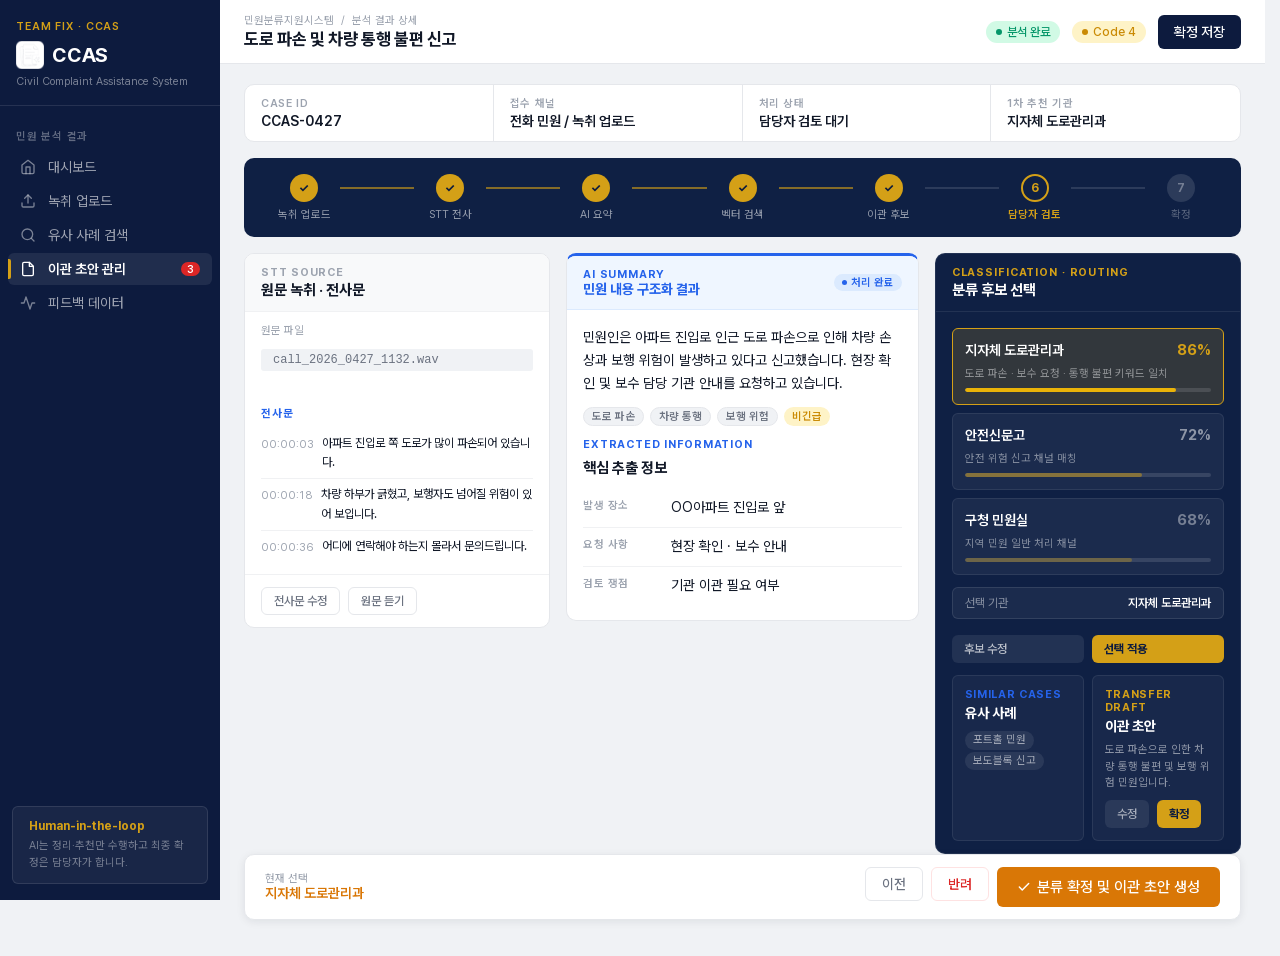
<file: analysis-preview.html>
<!DOCTYPE html>
<html lang="ko">
<head>
  <meta charset="UTF-8">
  <meta name="viewport" content="width=device-width, initial-scale=1">
  <title>CCAS - 민원 분석 결과 [테마 프리뷰]</title>
  <link rel="icon" href="images/logo.svg" type="image/svg+xml">
  <style>
    /* ── 폰트 ── */
    @font-face {
      font-family: 'Pretendard Variable';
      font-weight: 45 920;
      font-style: normal;
      font-display: block;
      src: url('./fonts/PretendardVariable.woff2') format('woff2-variations'),
           url('./fonts/PretendardVariable.woff2') format('woff2');
    }

    /* ── 변수 ── */
    :root {
      /* 공통 표면 */
      --color-bg:            #F0F2F5;
      --color-surface:       #FFFFFF;
      --color-surface-alt:   #F8F9FA;
      --color-border:        #E5E7EB;
      --color-border-strong: #D1D5DB;
      --color-divider:       #F0F1F3;

      /* 텍스트 */
      --color-text-primary:   #111827;
      --color-text-secondary: #6B7280;
      --color-text-tertiary:  #9CA3AF;
      --color-text-on-dark:   #E2E8F0;

      /* 브랜드 – 다크 네이비 */
      --color-navy:        #0D1B3E;
      --color-navy-mid:    #132044;
      --color-navy-card:   #0F2044;
      --color-navy-item:   rgba(255,255,255,0.08);
      --color-navy-hover:  rgba(255,255,255,0.05);
      --color-navy-border: rgba(255,255,255,0.10);

      /* 골드 액센트 */
      --color-gold:        #D4A017;
      --color-gold-bright: #EAB308;
      --color-gold-light:  rgba(212,160,23,0.18);

      /* AI / 인간 */
      --color-ai:          #2563EB;
      --color-ai-light:    #DBEAFE;
      --color-ai-subtle:   #EFF6FF;
      --color-human:       #D97706;
      --color-human-light: #FED7AA;
      --color-human-subtle:#FFF7ED;

      /* 상태 */
      --color-success:        #059669;
      --color-success-light:  #D1FAE5;
      --color-success-subtle: #ECFDF5;
      --color-danger:         #DC2626;
      --color-danger-light:   #FEE2E2;
      --color-warning:        #CA8A04;
      --color-warning-light:  #FEF3C7;

      /* 타이포 */
      --font-sans: 'Pretendard Variable', -apple-system, BlinkMacSystemFont,
                   'Apple SD Gothic Neo', 'Malgun Gothic', 'Segoe UI', Roboto, sans-serif;
      --font-mono: 'SF Mono', Monaco, 'Cascadia Mono', 'Roboto Mono', Consolas, monospace;

      --fs-xs:  11px;
      --fs-sm:  12px;
      --fs-base:13px;
      --fs-md:  14px;
      --fs-lg:  15px;
      --fs-xl:  17px;
      --fs-2xl: 20px;
      --fs-3xl: 24px;

      --fw-regular:  400;
      --fw-medium:   500;
      --fw-semibold: 600;
      --fw-bold:     700;

      /* 레이아웃 */
      --topbar-height:  64px;
      --sidebar-width:  220px;
      --radius-sm: 3px;
      --radius-md: 6px;
      --radius-lg: 10px;

      --shadow-sm: 0 1px 3px rgba(15,23,42,0.06);
      --shadow-md: 0 2px 8px rgba(15,23,42,0.08);
      --shadow-lg: 0 8px 24px rgba(15,23,42,0.12);

      --space-1: 4px;  --space-2: 8px;  --space-3: 12px;
      --space-4: 16px; --space-5: 20px; --space-6: 24px;
      --space-8: 32px; --space-10: 40px;
    }

    /* ── 리셋 ── */
    *, *::before, *::after { box-sizing: border-box; margin: 0; padding: 0; }
    html { overflow-y: scroll; scrollbar-gutter: stable; }
    html, body {
      height: 100%;
      font-family: var(--font-sans);
      font-size: var(--fs-base);
      color: var(--color-text-primary);
      background: var(--color-bg);
      -webkit-font-smoothing: antialiased;
    }
    button { font-family: inherit; cursor: pointer; border: none; background: none; color: inherit; }
    a { color: inherit; text-decoration: none; }

    /* ══════════════════════════════════════
       앱 레이아웃
    ══════════════════════════════════════ */
    .app {
      display: grid;
      grid-template-columns: var(--sidebar-width) 1fr;
      grid-template-rows: var(--topbar-height) 1fr;
      grid-template-areas:
        "sidebar topbar"
        "sidebar main";
      min-height: 100vh;
    }

    /* ══════════════════════════════════════
       사이드바 (다크 네이비)
    ══════════════════════════════════════ */
    .sidebar {
      grid-area: sidebar;
      background: var(--color-navy);
      display: flex;
      flex-direction: column;
      overflow-y: auto;
      position: sticky;
      top: 0;
      height: 100vh;
    }

    /* 브랜드 영역 */
    .sidebar__brand {
      padding: var(--space-5) var(--space-4) var(--space-4);
      border-bottom: 1px solid var(--color-navy-border);
    }

    .sidebar__brand-label {
      font-size: var(--fs-xs);
      font-weight: var(--fw-semibold);
      color: var(--color-gold);
      letter-spacing: 0.08em;
      text-transform: uppercase;
      margin-bottom: var(--space-2);
    }

    .sidebar__brand-row {
      display: flex;
      align-items: center;
      gap: var(--space-2);
    }

    .sidebar__brand-logo {
      width: 28px;
      height: 28px;
      object-fit: contain;
      filter: brightness(0) invert(1);
      flex-shrink: 0;
    }

    .sidebar__brand-title {
      font-size: var(--fs-2xl);
      font-weight: var(--fw-bold);
      color: #FFFFFF;
      letter-spacing: -0.01em;
      line-height: 1;
    }

    .sidebar__brand-sub {
      font-size: var(--fs-xs);
      color: rgba(255,255,255,0.45);
      margin-top: 5px;
      line-height: 1.4;
    }

    /* 섹션 타이틀 */
    .sidebar__section-title {
      font-size: var(--fs-xs);
      font-weight: var(--fw-semibold);
      color: rgba(255,255,255,0.35);
      text-transform: uppercase;
      letter-spacing: 0.07em;
      padding: var(--space-3) var(--space-4) var(--space-2);
      margin-top: var(--space-3);
    }

    .sidebar__section-title:first-of-type { margin-top: var(--space-2); }

    .sidebar__menu {
      display: flex;
      flex-direction: column;
      gap: 2px;
      padding: 0 var(--space-2);
    }

    .sidebar__item {
      display: flex;
      align-items: center;
      gap: var(--space-3);
      padding: var(--space-2) var(--space-3);
      border-radius: var(--radius-md);
      font-size: var(--fs-md);
      color: rgba(255,255,255,0.60);
      cursor: pointer;
      transition: background 0.12s, color 0.12s;
      position: relative;
    }

    .sidebar__item:hover {
      background: var(--color-navy-hover);
      color: rgba(255,255,255,0.85);
    }

    .sidebar__item.is-active {
      background: var(--color-navy-item);
      color: #FFFFFF;
      font-weight: var(--fw-semibold);
    }

    .sidebar__item.is-active::before {
      content: '';
      position: absolute;
      left: 0;
      top: 6px;
      bottom: 6px;
      width: 3px;
      background: var(--color-gold);
      border-radius: 0 2px 2px 0;
    }

    .sidebar__icon {
      width: 16px;
      height: 16px;
      flex-shrink: 0;
      display: flex;
      align-items: center;
      justify-content: center;
      opacity: 0.75;
    }

    .sidebar__item.is-active .sidebar__icon { opacity: 1; }

    .sidebar__badge {
      margin-left: auto;
      background: var(--color-danger);
      color: white;
      font-size: 10px;
      font-weight: var(--fw-semibold);
      padding: 1px 6px;
      border-radius: 8px;
      min-width: 18px;
      text-align: center;
    }

    .sidebar__divider {
      height: 1px;
      background: var(--color-navy-border);
      margin: var(--space-3) var(--space-4);
    }

    /* Human-in-the-loop 박스 */
    .sidebar__hitl {
      margin: auto var(--space-3) var(--space-4);
      padding: var(--space-3) var(--space-4);
      background: rgba(255,255,255,0.05);
      border: 1px solid var(--color-navy-border);
      border-radius: var(--radius-md);
    }

    .sidebar__hitl-title {
      font-size: var(--fs-sm);
      font-weight: var(--fw-bold);
      color: var(--color-gold);
      margin-bottom: var(--space-1);
    }

    .sidebar__hitl-desc {
      font-size: var(--fs-xs);
      color: rgba(255,255,255,0.40);
      line-height: 1.55;
    }

    /* ══════════════════════════════════════
       탑바 (화이트 – 제목 중심)
    ══════════════════════════════════════ */
    .topbar {
      grid-area: topbar;
      display: flex;
      align-items: center;
      justify-content: space-between;
      background: var(--color-surface);
      border-bottom: 1px solid var(--color-border);
      padding: 0 var(--space-6);
      z-index: 10;
      gap: var(--space-4);
    }

    .topbar__left {
      display: flex;
      flex-direction: column;
      justify-content: center;
      gap: 2px;
      min-width: 0;
    }

    .topbar__breadcrumb {
      font-size: var(--fs-xs);
      color: var(--color-text-tertiary);
    }

    .topbar__breadcrumb span { margin: 0 4px; }

    .topbar__page-title {
      font-size: var(--fs-xl);
      font-weight: var(--fw-bold);
      color: var(--color-text-primary);
      letter-spacing: -0.02em;
      line-height: 1.2;
      white-space: nowrap;
      overflow: hidden;
      text-overflow: ellipsis;
    }

    .topbar__right {
      display: flex;
      align-items: center;
      gap: var(--space-3);
      flex-shrink: 0;
    }

    /* 상태 배지 (탑바) */
    .status-pill {
      display: inline-flex;
      align-items: center;
      gap: 5px;
      padding: 4px 10px;
      border-radius: 20px;
      font-size: var(--fs-sm);
      font-weight: var(--fw-medium);
      white-space: nowrap;
    }

    .status-pill__dot {
      width: 6px;
      height: 6px;
      border-radius: 50%;
      flex-shrink: 0;
    }

    .status-pill--success {
      background: var(--color-success-light);
      color: var(--color-success);
    }
    .status-pill--success .status-pill__dot { background: var(--color-success); }

    .status-pill--warning {
      background: var(--color-warning-light);
      color: var(--color-warning);
    }
    .status-pill--warning .status-pill__dot { background: var(--color-warning); }

    /* ── 버튼 (미니 시스템) ── */
    .btn {
      display: inline-flex;
      align-items: center;
      gap: 6px;
      height: 34px;
      padding: 0 var(--space-4);
      border-radius: var(--radius-md);
      font-size: var(--fs-md);
      font-weight: var(--fw-medium);
      font-family: inherit;
      cursor: pointer;
      border: none;
      transition: opacity 0.15s, background 0.15s;
      white-space: nowrap;
    }
    .btn--navy {
      background: var(--color-navy);
      color: #FFFFFF;
    }
    .btn--navy:hover { opacity: 0.88; }
    .btn--secondary {
      background: var(--color-surface);
      color: var(--color-text-secondary);
      border: 1px solid var(--color-border);
    }
    .btn--secondary:hover { background: var(--color-bg); }
    .btn--human {
      background: var(--color-human);
      color: #FFFFFF;
    }
    .btn--human:hover { opacity: 0.88; }
    .btn--danger {
      background: var(--color-surface);
      color: var(--color-danger);
      border: 1px solid var(--color-danger-light);
    }
    .btn--danger:hover { background: var(--color-danger-light); }
    .btn--ghost {
      background: transparent;
      color: var(--color-ai);
    }
    .btn--ghost:hover { background: var(--color-ai-subtle); }
    .btn--lg { height: 40px; padding: 0 var(--space-5); font-size: var(--fs-lg); }
    .btn--sm { height: 28px; padding: 0 var(--space-3); font-size: var(--fs-sm); }

    /* ══════════════════════════════════════
       메인 콘텐츠
    ══════════════════════════════════════ */
    .main {
      grid-area: main;
      padding: var(--space-5) var(--space-6);
      overflow-y: auto;
      min-width: 0;
    }

    /* ── 케이스 메타 바 ── */
    .case-meta-bar {
      display: grid;
      grid-template-columns: repeat(4, 1fr);
      background: var(--color-surface);
      border: 1px solid var(--color-border);
      border-radius: var(--radius-lg);
      margin-bottom: var(--space-4);
      overflow: hidden;
    }

    .case-meta-item {
      display: flex;
      flex-direction: column;
      gap: 3px;
      padding: var(--space-3) var(--space-4);
      border-right: 1px solid var(--color-border);
    }

    .case-meta-item:last-child { border-right: none; }

    .case-meta-label {
      font-size: var(--fs-xs);
      font-weight: var(--fw-semibold);
      color: var(--color-text-tertiary);
      text-transform: uppercase;
      letter-spacing: 0.06em;
    }

    .case-meta-value {
      font-size: var(--fs-md);
      font-weight: var(--fw-semibold);
      color: var(--color-text-primary);
    }

    /* ── 처리 흐름 스테퍼 (다크) ── */
    .stepper {
      background: var(--color-navy-card);
      border-radius: var(--radius-lg);
      padding: var(--space-4) var(--space-6);
      display: flex;
      align-items: center;
      justify-content: space-between;
      margin-bottom: var(--space-4);
      overflow-x: auto;
    }

    .stepper__track {
      display: flex;
      align-items: center;
      gap: 0;
      flex: 1;
    }

    .stepper__step {
      display: flex;
      flex-direction: column;
      align-items: center;
      gap: 6px;
      min-width: 72px;
    }

    .stepper__dot {
      width: 28px;
      height: 28px;
      border-radius: 50%;
      display: flex;
      align-items: center;
      justify-content: center;
      font-size: var(--fs-sm);
      font-weight: var(--fw-bold);
      flex-shrink: 0;
      position: relative;
      z-index: 1;
    }

    .stepper__dot--done {
      background: var(--color-gold);
      color: var(--color-navy);
    }

    .stepper__dot--current {
      background: transparent;
      border: 2px solid var(--color-gold);
      color: var(--color-gold);
    }

    .stepper__dot--pending {
      background: rgba(255,255,255,0.12);
      color: rgba(255,255,255,0.35);
    }

    .stepper__label {
      font-size: var(--fs-xs);
      white-space: nowrap;
    }

    .stepper__label--done    { color: rgba(255,255,255,0.55); }
    .stepper__label--current { color: var(--color-gold); font-weight: var(--fw-semibold); }
    .stepper__label--pending { color: rgba(255,255,255,0.30); }

    .stepper__line {
      flex: 1;
      height: 2px;
      margin: 0;
      align-self: center;
      margin-bottom: 20px;
    }

    .stepper__line--done    { background: var(--color-gold); opacity: 0.6; }
    .stepper__line--pending { background: rgba(255,255,255,0.12); }

    /* ── 3열 분석 그리드 ── */
    .analysis-grid {
      display: grid;
      grid-template-columns: 1fr 1.15fr 1fr;
      gap: var(--space-4);
      align-items: start;
      margin-bottom: var(--space-4);
    }

    /* 공통 카드 */
    .card {
      background: var(--color-surface);
      border: 1px solid var(--color-border);
      border-radius: var(--radius-lg);
      overflow: hidden;
    }

    .card__header {
      display: flex;
      align-items: center;
      justify-content: space-between;
      padding: var(--space-3) var(--space-4);
      border-bottom: 1px solid var(--color-divider);
      background: var(--color-surface-alt);
    }

    .card__title {
      display: flex;
      align-items: center;
      gap: var(--space-2);
      font-size: var(--fs-md);
      font-weight: var(--fw-semibold);
    }

    .card__body { padding: var(--space-4); }

    /* ── STT 소스 카드 ── */
    .source-card { }

    .source-card__header-label {
      font-size: var(--fs-xs);
      font-weight: var(--fw-bold);
      color: var(--color-text-tertiary);
      text-transform: uppercase;
      letter-spacing: 0.07em;
    }

    .source-card__header-title {
      font-size: var(--fs-lg);
      font-weight: var(--fw-bold);
      color: var(--color-text-primary);
      margin-top: 2px;
    }

    .source-filename {
      font-size: var(--fs-sm);
      color: var(--color-text-secondary);
      font-family: var(--font-mono);
      background: var(--color-bg);
      padding: 4px var(--space-3);
      border-radius: var(--radius-sm);
      margin: var(--space-3) 0;
      overflow: hidden;
      text-overflow: ellipsis;
      white-space: nowrap;
    }

    .source-body {
      padding: var(--space-3) var(--space-4);
      max-height: 440px;
      overflow-y: auto;
    }

    .source-section-label {
      font-size: var(--fs-xs);
      font-weight: var(--fw-bold);
      color: var(--color-ai);
      text-transform: uppercase;
      letter-spacing: 0.07em;
      margin-bottom: var(--space-2);
    }

    .source-line {
      display: flex;
      gap: var(--space-2);
      padding: 6px 0;
      font-size: var(--fs-sm);
      line-height: 1.6;
      border-bottom: 1px solid var(--color-divider);
    }

    .source-line:last-child { border-bottom: none; }

    .source-line__time {
      font-size: var(--fs-xs);
      color: var(--color-text-tertiary);
      font-variant-numeric: tabular-nums;
      flex-shrink: 0;
      padding-top: 2px;
      min-width: 36px;
    }

    .source-line__text { flex: 1; color: var(--color-text-primary); }

    .source-card__footer {
      display: flex;
      gap: var(--space-2);
      padding: var(--space-3) var(--space-4);
      border-top: 1px solid var(--color-divider);
    }

    /* ── AI 요약 카드 ── */
    .ai-card {
      border-top: 3px solid var(--color-ai);
    }

    .ai-card__header {
      background: var(--color-ai-subtle);
      border-bottom: 1px solid var(--color-ai-light);
    }

    .ai-card__title {
      color: var(--color-ai);
      font-weight: var(--fw-bold);
    }

    .ai-card__label {
      font-size: var(--fs-xs);
      font-weight: var(--fw-bold);
      color: var(--color-ai);
      text-transform: uppercase;
      letter-spacing: 0.07em;
    }

    .summary-block {
      display: grid;
      grid-template-columns: 76px 1fr;
      gap: var(--space-3);
      padding: var(--space-2) 0;
      border-bottom: 1px solid var(--color-divider);
      align-items: flex-start;
    }

    .summary-block:last-child { border-bottom: none; }

    .summary-label {
      font-size: var(--fs-xs);
      color: var(--color-text-tertiary);
      font-weight: var(--fw-semibold);
      text-transform: uppercase;
      letter-spacing: 0.04em;
      padding-top: 2px;
    }

    .summary-value {
      font-size: var(--fs-md);
      color: var(--color-text-primary);
      line-height: 1.55;
    }

    .keywords {
      display: flex;
      flex-wrap: wrap;
      gap: 5px;
      margin-top: 2px;
    }

    .kw-chip {
      display: inline-flex;
      align-items: center;
      padding: 2px 8px;
      background: var(--color-bg);
      border: 1px solid var(--color-border);
      border-radius: 4px;
      font-size: var(--fs-xs);
      color: var(--color-text-secondary);
      font-weight: var(--fw-medium);
    }

    .kw-chip::before { content: '#'; color: var(--color-text-tertiary); margin-right: 2px; }

    /* ── 분류·라우팅 카드 (다크) ── */
    .routing-card {
      background: var(--color-navy-card);
      border: 1px solid rgba(255,255,255,0.08);
      border-radius: var(--radius-lg);
      overflow: hidden;
      color: var(--color-text-on-dark);
    }

    .routing-card__header {
      padding: var(--space-3) var(--space-4);
      border-bottom: 1px solid rgba(255,255,255,0.08);
    }

    .routing-card__label {
      font-size: var(--fs-xs);
      font-weight: var(--fw-bold);
      color: var(--color-gold);
      text-transform: uppercase;
      letter-spacing: 0.08em;
    }

    .routing-card__title {
      font-size: var(--fs-lg);
      font-weight: var(--fw-bold);
      color: #FFFFFF;
      margin-top: 2px;
    }

    .routing-card__body { padding: var(--space-4); }

    /* 후보 항목 */
    .candidate {
      background: rgba(255,255,255,0.05);
      border: 1px solid rgba(255,255,255,0.08);
      border-radius: var(--radius-md);
      padding: var(--space-3);
      margin-bottom: var(--space-2);
      cursor: pointer;
      transition: background 0.12s, border-color 0.12s;
    }

    .candidate:last-child { margin-bottom: 0; }

    .candidate:hover {
      background: rgba(255,255,255,0.08);
      border-color: rgba(255,255,255,0.15);
    }

    .candidate.is-selected {
      background: var(--color-gold-light);
      border-color: var(--color-gold);
    }

    .candidate__top-row {
      display: flex;
      align-items: center;
      gap: var(--space-2);
      margin-bottom: var(--space-2);
    }

    .candidate__name {
      font-size: var(--fs-md);
      font-weight: var(--fw-semibold);
      color: #FFFFFF;
      flex: 1;
    }

    .candidate__pct {
      font-size: var(--fs-lg);
      font-weight: var(--fw-bold);
      color: var(--color-gold);
      font-variant-numeric: tabular-nums;
    }

    .candidate__sub {
      font-size: var(--fs-xs);
      color: rgba(255,255,255,0.45);
      margin-bottom: var(--space-2);
    }

    .sim-bar {
      height: 4px;
      background: rgba(255,255,255,0.12);
      border-radius: 2px;
      overflow: hidden;
    }

    .sim-bar__fill {
      height: 100%;
      background: var(--color-gold);
      border-radius: 2px;
    }

    .candidate.is-selected .sim-bar__fill { background: var(--color-gold-bright); }

    /* 선택 기관 표시 */
    .routing-selection {
      display: flex;
      align-items: center;
      justify-content: space-between;
      padding: var(--space-2) var(--space-3);
      background: rgba(255,255,255,0.05);
      border: 1px solid rgba(255,255,255,0.10);
      border-radius: var(--radius-md);
      margin-top: var(--space-3);
      font-size: var(--fs-sm);
    }

    .routing-selection__label { color: rgba(255,255,255,0.45); }
    .routing-selection__value { color: #FFFFFF; font-weight: var(--fw-semibold); }

    .routing-card__footer {
      display: flex;
      gap: var(--space-2);
      padding: var(--space-3) var(--space-4);
      border-top: 1px solid rgba(255,255,255,0.08);
    }

    /* 유사 사례 / 이관 초안 미니 카드 */
    .mini-card-row {
      display: grid;
      grid-template-columns: 1fr 1fr;
      gap: var(--space-2);
      padding: 0 var(--space-4) var(--space-3);
    }

    .mini-card {
      background: rgba(255,255,255,0.04);
      border: 1px solid rgba(255,255,255,0.08);
      border-radius: var(--radius-md);
      padding: var(--space-3);
    }

    .mini-card__label {
      font-size: var(--fs-xs);
      font-weight: var(--fw-bold);
      color: var(--color-ai);
      text-transform: uppercase;
      letter-spacing: 0.06em;
      margin-bottom: var(--space-1);
    }

    .mini-card--transfer .mini-card__label { color: var(--color-gold); }

    .mini-card__content {
      font-size: var(--fs-xs);
      color: rgba(255,255,255,0.50);
      line-height: 1.5;
    }

    .mini-card__chip {
      display: inline-block;
      padding: 1px 8px;
      background: rgba(255,255,255,0.08);
      border-radius: 10px;
      font-size: var(--fs-xs);
      color: rgba(255,255,255,0.55);
      margin: 2px 2px 0 0;
    }

    /* ── 배지 ── */
    .badge {
      display: inline-flex;
      align-items: center;
      gap: 4px;
      padding: 2px 8px;
      border-radius: 10px;
      font-size: var(--fs-xs);
      font-weight: var(--fw-semibold);
      white-space: nowrap;
    }

    .badge--success { background: var(--color-success-light); color: var(--color-success); }
    .badge--warning { background: var(--color-warning-light); color: var(--color-warning); }
    .badge--ai      { background: var(--color-ai-light);      color: var(--color-ai); }
    .badge--neutral { background: var(--color-bg); color: var(--color-text-secondary); border: 1px solid var(--color-border); }

    .badge--dot::before {
      content: '';
      display: inline-block;
      width: 5px;
      height: 5px;
      border-radius: 50%;
      background: currentColor;
    }

    /* ── 액션 바 (sticky 하단) ── */
    .action-bar {
      display: flex;
      justify-content: space-between;
      align-items: center;
      padding: var(--space-3) var(--space-5);
      background: var(--color-surface);
      border: 1px solid var(--color-border);
      border-radius: var(--radius-lg);
      position: sticky;
      bottom: var(--space-4);
      box-shadow: var(--shadow-md);
      margin-top: var(--space-4);
    }

    .action-bar__status { display: flex; align-items: center; gap: var(--space-3); }
    .action-bar__label { font-size: var(--fs-xs); color: var(--color-text-tertiary); }
    .action-bar__value { font-size: var(--fs-md); font-weight: var(--fw-semibold); color: var(--color-human); }
    .action-bar__buttons { display: flex; gap: var(--space-2); }

    /* ── 반응형 ── */
    @media (max-width: 1100px) {
      .analysis-grid { grid-template-columns: 1fr 1fr; }
      .routing-card  { grid-column: 1 / -1; }
    }

    @media (max-width: 760px) {
      .app { grid-template-columns: 1fr; grid-template-rows: auto 1fr; grid-template-areas: "topbar" "main"; }
      .sidebar { display: none; }
      .analysis-grid { grid-template-columns: 1fr; }
      .case-meta-bar { grid-template-columns: 1fr 1fr; }
    }
  </style>
</head>
<body>
<div class="app">

  <!-- ══ 사이드바 (다크 네이비) ══ -->
  <aside class="sidebar">

    <div class="sidebar__brand">
      <div class="sidebar__brand-label">TEAM FIX · CCAS</div>
      <div class="sidebar__brand-row">
        <img class="sidebar__brand-logo" src="images/logo.svg" alt="CCAS">
        <span class="sidebar__brand-title">CCAS</span>
      </div>
      <div class="sidebar__brand-sub">Civil Complaint Assistance System</div>
    </div>

    <div class="sidebar__section-title">민원 분석 결과</div>
    <nav class="sidebar__menu">
      <a class="sidebar__item" href="index.html">
        <span class="sidebar__icon">
          <svg width="16" height="16" viewBox="0 0 24 24" fill="none" stroke="currentColor" stroke-width="2" stroke-linecap="round" stroke-linejoin="round"><path d="m3 9 9-7 9 7v11a2 2 0 0 1-2 2H5a2 2 0 0 1-2-2z"/><polyline points="9 22 9 12 15 12 15 22"/></svg>
        </span>
        대시보드
      </a>
      <a class="sidebar__item" href="upload.html">
        <span class="sidebar__icon">
          <svg width="16" height="16" viewBox="0 0 24 24" fill="none" stroke="currentColor" stroke-width="2" stroke-linecap="round" stroke-linejoin="round"><path d="M21 15v4a2 2 0 0 1-2 2H5a2 2 0 0 1-2-2v-4"/><polyline points="17 8 12 3 7 8"/><line x1="12" y1="3" x2="12" y2="15"/></svg>
        </span>
        녹취 업로드
      </a>
      <a class="sidebar__item" href="#">
        <span class="sidebar__icon">
          <svg width="16" height="16" viewBox="0 0 24 24" fill="none" stroke="currentColor" stroke-width="2" stroke-linecap="round" stroke-linejoin="round"><circle cx="11" cy="11" r="8"/><line x1="21" y1="21" x2="16.65" y2="16.65"/></svg>
        </span>
        유사 사례 검색
      </a>
      <a class="sidebar__item is-active">
        <span class="sidebar__icon">
          <svg width="16" height="16" viewBox="0 0 24 24" fill="none" stroke="currentColor" stroke-width="2" stroke-linecap="round" stroke-linejoin="round"><path d="M14 2H6a2 2 0 0 0-2 2v16a2 2 0 0 0 2 2h12a2 2 0 0 0 2-2V8z"/><polyline points="14 2 14 8 20 8"/></svg>
        </span>
        이관 초안 관리
        <span class="sidebar__badge">3</span>
      </a>
      <a class="sidebar__item" href="#">
        <span class="sidebar__icon">
          <svg width="16" height="16" viewBox="0 0 24 24" fill="none" stroke="currentColor" stroke-width="2" stroke-linecap="round" stroke-linejoin="round"><polyline points="22 12 18 12 15 21 9 3 6 12 2 12"/></svg>
        </span>
        피드백 데이터
      </a>
    </nav>

    <!-- Human-in-the-loop -->
    <div class="sidebar__hitl">
      <div class="sidebar__hitl-title">Human-in-the-loop</div>
      <div class="sidebar__hitl-desc">AI는 정리·추천만 수행하고 최종 확정은 담당자가 합니다.</div>
    </div>

  </aside>

  <!-- ══ 탑바 ══ -->
  <header class="topbar">
    <div class="topbar__left">
      <div class="topbar__breadcrumb">
        민원분류지원시스템
        <span>/</span>
        분석 결과 상세
      </div>
      <div class="topbar__page-title">도로 파손 및 차량 통행 불편 신고</div>
    </div>
    <div class="topbar__right">
      <span class="status-pill status-pill--success">
        <span class="status-pill__dot"></span>
        분석 완료
      </span>
      <span class="status-pill status-pill--warning">
        <span class="status-pill__dot"></span>
        Code 4
      </span>
      <button class="btn btn--navy">확정 저장</button>
    </div>
  </header>

  <!-- ══ 메인 ══ -->
  <main class="main">

    <!-- 케이스 메타 바 -->
    <div class="case-meta-bar">
      <div class="case-meta-item">
        <span class="case-meta-label">CASE ID</span>
        <span class="case-meta-value">CCAS-0427</span>
      </div>
      <div class="case-meta-item">
        <span class="case-meta-label">접수 채널</span>
        <span class="case-meta-value">전화 민원 / 녹취 업로드</span>
      </div>
      <div class="case-meta-item">
        <span class="case-meta-label">처리 상태</span>
        <span class="case-meta-value">담당자 검토 대기</span>
      </div>
      <div class="case-meta-item">
        <span class="case-meta-label">1차 추천 기관</span>
        <span class="case-meta-value">지자체 도로관리과</span>
      </div>
    </div>

    <!-- 처리 흐름 (다크 스테퍼) -->
    <div class="stepper">
      <div class="stepper__track">
        <div class="stepper__step">
          <div class="stepper__dot stepper__dot--done">✓</div>
          <span class="stepper__label stepper__label--done">녹취 업로드</span>
        </div>
        <div class="stepper__line stepper__line--done"></div>
        <div class="stepper__step">
          <div class="stepper__dot stepper__dot--done">✓</div>
          <span class="stepper__label stepper__label--done">STT 전사</span>
        </div>
        <div class="stepper__line stepper__line--done"></div>
        <div class="stepper__step">
          <div class="stepper__dot stepper__dot--done">✓</div>
          <span class="stepper__label stepper__label--done">AI 요약</span>
        </div>
        <div class="stepper__line stepper__line--done"></div>
        <div class="stepper__step">
          <div class="stepper__dot stepper__dot--done">✓</div>
          <span class="stepper__label stepper__label--done">벡터 검색</span>
        </div>
        <div class="stepper__line stepper__line--done"></div>
        <div class="stepper__step">
          <div class="stepper__dot stepper__dot--done">✓</div>
          <span class="stepper__label stepper__label--done">이관 후보</span>
        </div>
        <div class="stepper__line stepper__line--pending"></div>
        <div class="stepper__step">
          <div class="stepper__dot stepper__dot--current">6</div>
          <span class="stepper__label stepper__label--current">담당자 검토</span>
        </div>
        <div class="stepper__line stepper__line--pending"></div>
        <div class="stepper__step">
          <div class="stepper__dot stepper__dot--pending">7</div>
          <span class="stepper__label stepper__label--pending">확정</span>
        </div>
      </div>
    </div>

    <!-- 3열 분석 그리드 -->
    <div class="analysis-grid">

      <!-- 왼쪽: STT Source -->
      <section class="card source-card">
        <div class="card__header">
          <div>
            <div class="source-card__header-label">STT SOURCE</div>
            <div class="source-card__header-title">원문 녹취 · 전사문</div>
          </div>
        </div>
        <div style="padding: var(--space-3) var(--space-4);">
          <div style="font-size: var(--fs-xs); color: var(--color-text-tertiary); margin-bottom: 4px;">원문 파일</div>
          <div class="source-filename">call_2026_0427_1132.wav</div>
        </div>
        <div class="source-body">
          <div class="source-section-label">전사문</div>
          <div class="source-line">
            <span class="source-line__time">00:00:03</span>
            <span class="source-line__text">아파트 진입로 쪽 도로가 많이 파손되어 있습니다.</span>
          </div>
          <div class="source-line">
            <span class="source-line__time">00:00:18</span>
            <span class="source-line__text">차량 하부가 긁혔고, 보행자도 넘어질 위험이 있어 보입니다.</span>
          </div>
          <div class="source-line">
            <span class="source-line__time">00:00:36</span>
            <span class="source-line__text">어디에 연락해야 하는지 몰라서 문의드립니다.</span>
          </div>
        </div>
        <div class="source-card__footer">
          <button class="btn btn--secondary btn--sm">전사문 수정</button>
          <button class="btn btn--secondary btn--sm">원문 듣기</button>
        </div>
      </section>

      <!-- 가운데: AI Summary -->
      <section class="card ai-card">
        <div class="card__header ai-card__header">
          <div>
            <div class="ai-card__label">AI SUMMARY</div>
            <div class="card__title ai-card__title">민원 내용 구조화 결과</div>
          </div>
          <span class="badge badge--ai badge--dot">처리 완료</span>
        </div>
        <div class="card__body">
          <p style="font-size: var(--fs-md); color: var(--color-text-primary); line-height: 1.65; margin-bottom: var(--space-3);">
            민원인은 아파트 진입로 인근 도로 파손으로 인해 차량 손상과 보행 위험이 발생하고 있다고 신고했습니다. 현장 확인 및 보수 담당 기관 안내를 요청하고 있습니다.
          </p>
          <div style="display: flex; gap: 6px; flex-wrap: wrap; margin-bottom: var(--space-3);">
            <span class="badge badge--neutral">도로 파손</span>
            <span class="badge badge--neutral">차량 통행</span>
            <span class="badge badge--neutral">보행 위험</span>
            <span class="badge badge--warning">비긴급</span>
          </div>

          <div style="font-size: var(--fs-xs); font-weight: var(--fw-bold); color: var(--color-ai); text-transform: uppercase; letter-spacing: 0.07em; margin-bottom: var(--space-2);">EXTRACTED INFORMATION</div>
          <div style="font-size: var(--fs-lg); font-weight: var(--fw-bold); color: var(--color-text-primary); margin-bottom: var(--space-3);">핵심 추출 정보</div>

          <div class="summary-block">
            <span class="summary-label">발생 장소</span>
            <span class="summary-value">OO아파트 진입로 앞</span>
          </div>
          <div class="summary-block">
            <span class="summary-label">요청 사항</span>
            <span class="summary-value">현장 확인 · 보수 안내</span>
          </div>
          <div class="summary-block">
            <span class="summary-label">검토 쟁점</span>
            <span class="summary-value">기관 이관 필요 여부</span>
          </div>
        </div>
      </section>

      <!-- 오른쪽: Classification & Routing (다크) -->
      <section class="routing-card">
        <div class="routing-card__header">
          <div class="routing-card__label">CLASSIFICATION · ROUTING</div>
          <div class="routing-card__title">분류 후보 선택</div>
        </div>
        <div class="routing-card__body">

          <div class="candidate is-selected" onclick="selectCandidate(this, '지자체 도로관리과')">
            <div class="candidate__top-row">
              <span class="candidate__name">지자체 도로관리과</span>
              <span class="candidate__pct">86%</span>
            </div>
            <div class="candidate__sub">도로 파손 · 보수 요청 · 통행 불편 키워드 일치</div>
            <div class="sim-bar"><div class="sim-bar__fill" style="width:86%"></div></div>
          </div>

          <div class="candidate" onclick="selectCandidate(this, '안전신문고')">
            <div class="candidate__top-row">
              <span class="candidate__name">안전신문고</span>
              <span class="candidate__pct" style="color:rgba(255,255,255,0.5)">72%</span>
            </div>
            <div class="candidate__sub">안전 위험 신고 채널 매칭</div>
            <div class="sim-bar"><div class="sim-bar__fill" style="width:72%; opacity:0.5"></div></div>
          </div>

          <div class="candidate" onclick="selectCandidate(this, '구청 민원실')">
            <div class="candidate__top-row">
              <span class="candidate__name">구청 민원실</span>
              <span class="candidate__pct" style="color:rgba(255,255,255,0.4)">68%</span>
            </div>
            <div class="candidate__sub">지역 민원 일반 처리 채널</div>
            <div class="sim-bar"><div class="sim-bar__fill" style="width:68%; opacity:0.35"></div></div>
          </div>

          <div class="routing-selection">
            <span class="routing-selection__label">선택 기관</span>
            <span class="routing-selection__value" id="selectedAgency">지자체 도로관리과</span>
          </div>
        </div>

        <div style="display: flex; gap: var(--space-2); padding: 0 var(--space-4) var(--space-3);">
          <button class="btn btn--sm" style="flex:1; background:rgba(255,255,255,0.08); color:rgba(255,255,255,0.7); border-radius:var(--radius-md);">후보 수정</button>
          <button class="btn btn--sm" style="flex:1; background:var(--color-gold); color:var(--color-navy); font-weight:var(--fw-bold); border-radius:var(--radius-md);">선택 적용</button>
        </div>

        <!-- 유사 사례 / 이관 초안 미니 -->
        <div class="mini-card-row">
          <div class="mini-card">
            <div class="mini-card__label">SIMILAR CASES</div>
            <div style="font-size: var(--fs-md); font-weight: var(--fw-bold); color: #FFFFFF; margin-bottom: var(--space-2);">유사 사례</div>
            <div class="mini-card__content">
              <span class="mini-card__chip">포트홀 민원</span>
              <span class="mini-card__chip">보도블록 신고</span>
            </div>
          </div>
          <div class="mini-card mini-card--transfer">
            <div class="mini-card__label">TRANSFER DRAFT</div>
            <div style="font-size: var(--fs-md); font-weight: var(--fw-bold); color: #FFFFFF; margin-bottom: var(--space-2);">이관 초안</div>
            <div class="mini-card__content" style="margin-bottom: var(--space-2);">도로 파손으로 인한 차량 통행 불편 및 보행 위험 민원입니다.</div>
            <div style="display: flex; gap: var(--space-2);">
              <button class="btn btn--sm" style="background:rgba(255,255,255,0.08); color:rgba(255,255,255,0.6); border-radius:var(--radius-md);">수정</button>
              <button class="btn btn--sm" style="background:var(--color-gold); color:var(--color-navy); font-weight:var(--fw-bold); border-radius:var(--radius-md);">확정</button>
            </div>
          </div>
        </div>
      </section>

    </div>

    <!-- 액션 바 -->
    <div class="action-bar">
      <div class="action-bar__status">
        <div>
          <div class="action-bar__label">현재 선택</div>
          <div class="action-bar__value" id="actionSelectedDisplay">지자체 도로관리과</div>
        </div>
      </div>
      <div class="action-bar__buttons">
        <button class="btn btn--secondary">이전</button>
        <button class="btn btn--danger">반려</button>
        <button class="btn btn--human btn--lg">
          <svg width="14" height="14" viewBox="0 0 24 24" fill="none" stroke="currentColor" stroke-width="2.5" stroke-linecap="round" stroke-linejoin="round"><polyline points="20 6 9 17 4 12"/></svg>
          분류 확정 및 이관 초안 생성
        </button>
      </div>
    </div>

  </main>
</div>

<script>
  function selectCandidate(el, agency) {
    document.querySelectorAll('.candidate').forEach(c => c.classList.remove('is-selected'));
    el.classList.add('is-selected');
    document.getElementById('selectedAgency').textContent = agency;
    document.getElementById('actionSelectedDisplay').textContent = agency;
  }
</script>
</body>
</html>
</file>
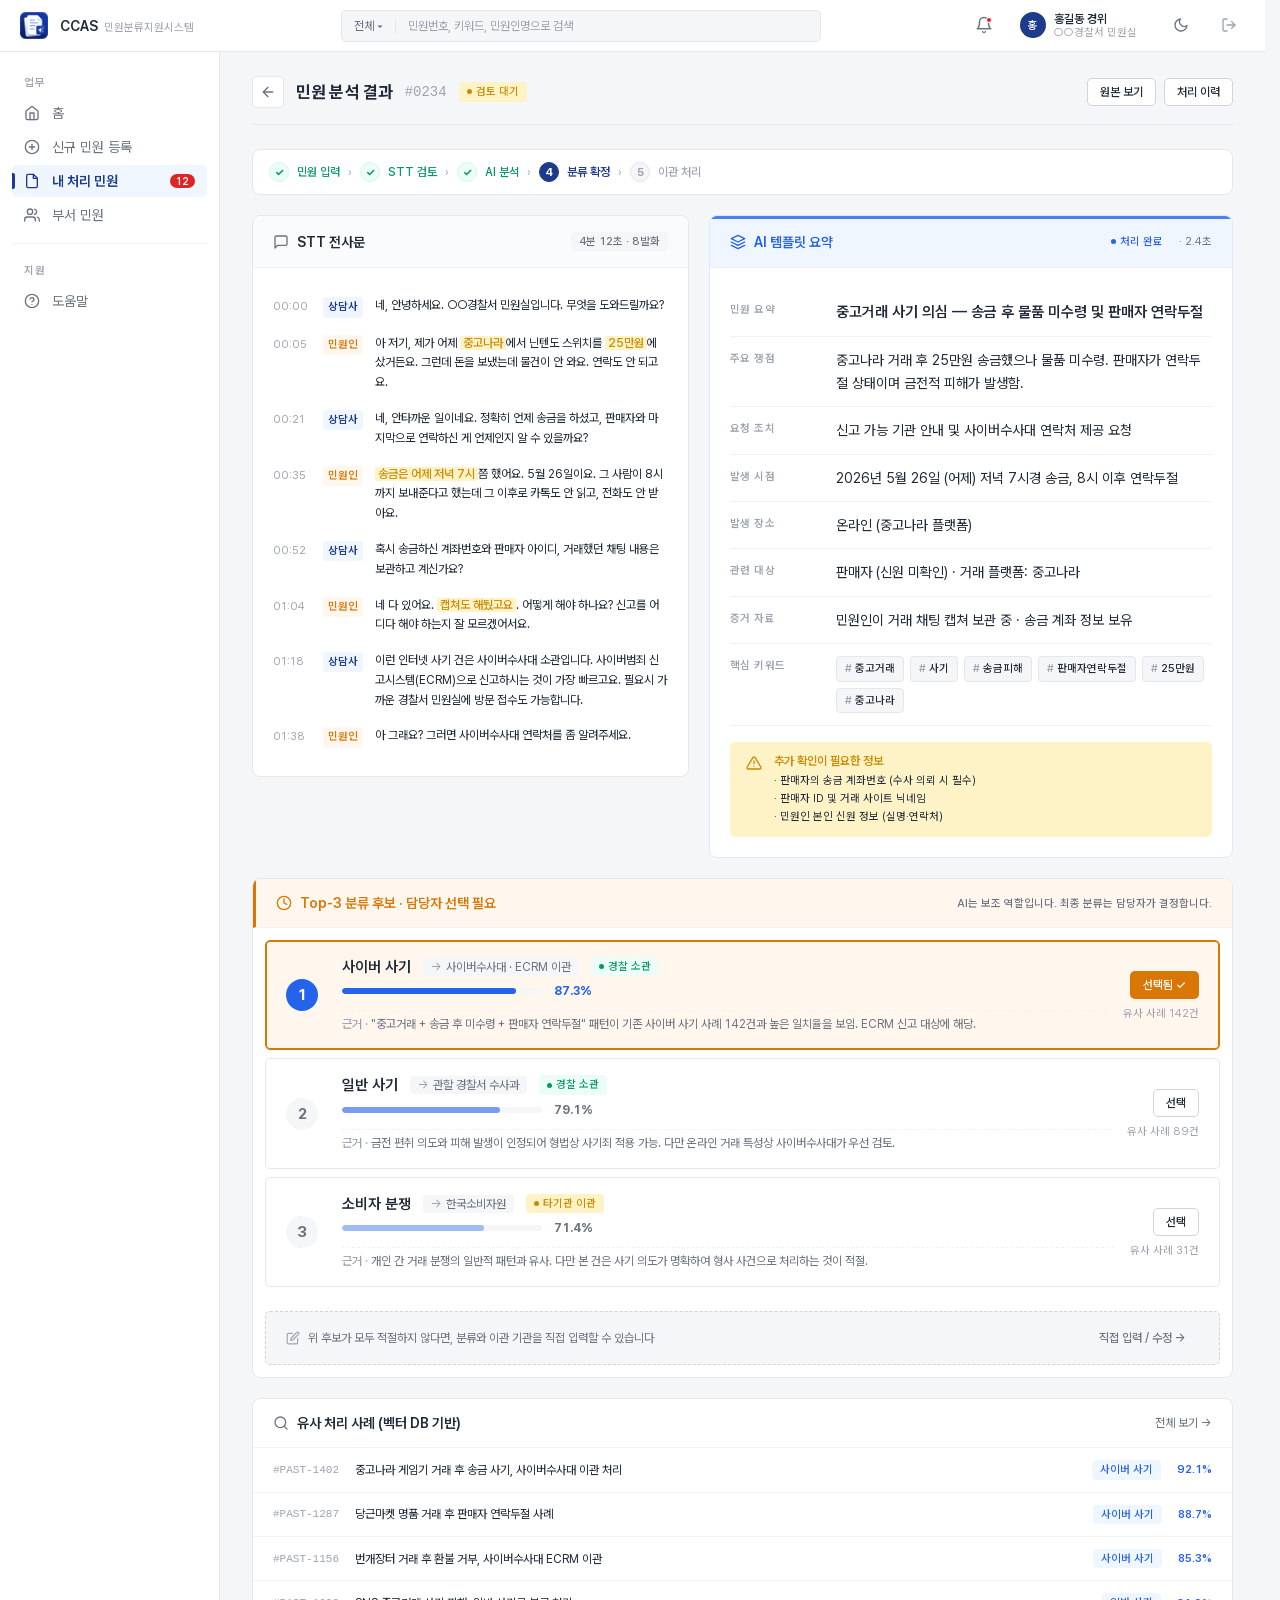
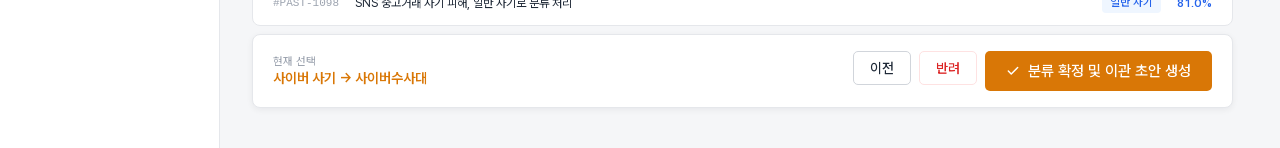
<file: analysis.html>
<!DOCTYPE html>
<html lang="ko">
<head>
  <meta charset="UTF-8">
  <meta name="viewport" content="width=device-width, initial-scale=1">
  <title>CCAS - AI 분석 결과</title>
  <link rel="icon" href="images/logo.svg" type="image/svg+xml">
  <link rel="stylesheet" href="style.css">
  <style>
    .analysis-grid {
      display: grid;
      grid-template-columns: 1fr 1.2fr;
      gap: var(--space-5);
      align-items: start;
      margin-bottom: var(--space-5);
    }

    /* ===== 좌측: 원문/STT ===== */
    .source-card {
      background: var(--color-surface);
      border: 1px solid var(--color-border);
      border-radius: var(--radius-lg);
      overflow: hidden;
    }

    .source-card__header {
      display: flex;
      align-items: center;
      justify-content: space-between;
      padding: var(--space-4) var(--space-5);
      border-bottom: 1px solid var(--color-divider);
      background: var(--color-surface-alt);
    }

    .source-card__title {
      display: flex;
      align-items: center;
      gap: var(--space-2);
      font-size: var(--fs-md);
      font-weight: var(--fw-semibold);
    }

    .source-card__body {
      padding: var(--space-5);
      max-height: 520px;
      overflow-y: auto;
    }

    .source-line {
      display: flex;
      gap: var(--space-3);
      padding: var(--space-2) 0;
      font-size: var(--fs-sm);
      line-height: 1.65;
    }

    .source-line__time {
      font-size: var(--fs-xs);
      color: var(--color-text-tertiary);
      font-variant-numeric: tabular-nums;
      flex-shrink: 0;
      padding-top: 2px;
      min-width: 38px;
    }

    .source-line__speaker {
      font-size: var(--fs-xs);
      font-weight: var(--fw-semibold);
      padding: 1px 5px;
      border-radius: 3px;
      flex-shrink: 0;
      align-self: flex-start;
      margin-top: 1px;
    }

    .source-line__speaker--o {
      background: var(--color-primary-subtle);
      color: var(--color-primary);
    }

    .source-line__speaker--c {
      background: var(--color-human-subtle);
      color: var(--color-human);
    }

    .source-line__text {
      flex: 1;
      color: var(--color-text-primary);
    }

    .keyword-hl {
      background: var(--color-warning-light);
      color: var(--color-warning);
      padding: 0 3px;
      border-radius: 2px;
      font-weight: var(--fw-medium);
    }

    /* ===== 우측: AI 요약 ===== */
    .ai-card {
      background: var(--color-surface);
      border: 1px solid var(--color-ai-light);
      border-radius: var(--radius-lg);
      overflow: hidden;
      position: relative;
    }

    .ai-card::before {
      content: '';
      position: absolute;
      top: 0;
      left: 0;
      right: 0;
      height: 3px;
      background: var(--color-ai);
      opacity: 0.8;
    }

    .ai-card__header {
      display: flex;
      align-items: center;
      justify-content: space-between;
      padding: var(--space-4) var(--space-5);
      border-bottom: 1px solid var(--color-divider);
      background: var(--color-ai-subtle);
    }

    .ai-card__title {
      display: flex;
      align-items: center;
      gap: var(--space-2);
      font-size: var(--fs-md);
      font-weight: var(--fw-semibold);
      color: var(--color-ai);
    }

    .ai-card__title-icon {
      width: 16px;
      height: 16px;
    }

    .ai-card__meta {
      font-size: var(--fs-xs);
      color: var(--color-text-secondary);
      display: flex;
      gap: var(--space-2);
      align-items: center;
    }

    .ai-card__body {
      padding: var(--space-5);
    }

    .summary-block {
      padding: var(--space-3) 0;
      display: grid;
      grid-template-columns: 90px 1fr;
      gap: var(--space-4);
      align-items: flex-start;
      border-bottom: 1px solid var(--color-divider);
    }

    .summary-block:last-child { border-bottom: none; }

    .summary-block__label {
      font-size: var(--fs-xs);
      color: var(--color-text-tertiary);
      font-weight: var(--fw-semibold);
      text-transform: uppercase;
      letter-spacing: 0.04em;
      padding-top: 3px;
    }

    .summary-block__value {
      font-size: var(--fs-md);
      color: var(--color-text-primary);
      line-height: 1.6;
    }

    .summary-block__value--strong {
      font-weight: var(--fw-semibold);
      font-size: var(--fs-lg);
    }

    .keywords {
      display: flex;
      flex-wrap: wrap;
      gap: 6px;
    }

    .keyword-chip {
      display: inline-flex;
      align-items: center;
      gap: 3px;
      padding: 3px 8px;
      background: var(--color-bg);
      border: 1px solid var(--color-border);
      border-radius: 4px;
      font-size: var(--fs-xs);
      color: var(--color-text-primary);
      font-weight: var(--fw-medium);
    }

    .keyword-chip::before {
      content: '#';
      color: var(--color-text-tertiary);
    }

    /* 누락 정보 경고 */
    .missing-info {
      margin-top: var(--space-4);
      padding: var(--space-3) var(--space-4);
      background: var(--color-warning-light);
      border-radius: var(--radius-md);
      display: flex;
      gap: var(--space-3);
    }

    .missing-info__icon { color: var(--color-warning); flex-shrink: 0; padding-top: 1px; }

    .missing-info__content { flex: 1; }

    .missing-info__title {
      font-size: var(--fs-sm);
      font-weight: var(--fw-semibold);
      color: var(--color-warning);
      margin-bottom: var(--space-1);
    }

    .missing-info__list {
      font-size: var(--fs-xs);
      color: var(--color-text-primary);
      line-height: 1.6;
    }

    /* ===== Top-N 분류 후보 ===== */
    .candidates-section {
      background: var(--color-surface);
      border: 1px solid var(--color-border);
      border-radius: var(--radius-lg);
      overflow: hidden;
      margin-bottom: var(--space-5);
    }

    .candidates-header {
      display: flex;
      align-items: center;
      justify-content: space-between;
      padding: var(--space-4) var(--space-5);
      border-bottom: 1px solid var(--color-divider);
      background: var(--color-human-subtle);
      border-left: 3px solid var(--color-human);
    }

    .candidates-header__title {
      display: flex;
      align-items: center;
      gap: var(--space-2);
      font-size: var(--fs-md);
      font-weight: var(--fw-semibold);
      color: var(--color-human);
    }

    .candidates-header__title-icon { width: 16px; height: 16px; }

    .candidates-header__hint {
      font-size: var(--fs-xs);
      color: var(--color-text-secondary);
      font-weight: var(--fw-medium);
    }

    .candidates-list {
      padding: var(--space-3);
      display: flex;
      flex-direction: column;
      gap: var(--space-2);
    }

    .candidate {
      display: grid;
      grid-template-columns: 40px 1fr auto;
      gap: var(--space-4);
      padding: var(--space-4) var(--space-5);
      background: var(--color-surface);
      border: 1px solid var(--color-border);
      border-radius: var(--radius-md);
      transition: all 0.15s;
      cursor: pointer;
      align-items: center;
    }

    .candidate:hover {
      border-color: var(--color-human);
      background: var(--color-human-subtle);
    }

    .candidate.is-selected {
      border-color: var(--color-human);
      background: var(--color-human-subtle);
      box-shadow: inset 0 0 0 1px var(--color-human);
    }

    .candidate__rank {
      width: 32px;
      height: 32px;
      border-radius: 50%;
      background: var(--color-bg);
      color: var(--color-text-secondary);
      display: flex;
      align-items: center;
      justify-content: center;
      font-size: var(--fs-lg);
      font-weight: var(--fw-bold);
      font-variant-numeric: tabular-nums;
    }

    .candidate:first-child .candidate__rank {
      background: var(--color-ai);
      color: white;
    }

    .candidate__main {
      display: flex;
      flex-direction: column;
      gap: var(--space-2);
      min-width: 0;
    }

    .candidate__top-row {
      display: flex;
      align-items: center;
      gap: var(--space-3);
      flex-wrap: wrap;
    }

    .candidate__category {
      font-size: var(--fs-lg);
      font-weight: var(--fw-semibold);
      color: var(--color-text-primary);
    }

    .candidate__agency {
      display: inline-flex;
      align-items: center;
      gap: 4px;
      font-size: var(--fs-sm);
      color: var(--color-text-secondary);
      padding: 2px 8px;
      background: var(--color-bg);
      border-radius: 4px;
    }

    .candidate__agency::before {
      content: '→';
      color: var(--color-text-tertiary);
    }

    .candidate__similarity {
      display: flex;
      align-items: center;
      gap: var(--space-3);
    }

    .similarity-bar {
      flex: 1;
      max-width: 200px;
      height: 6px;
      background: var(--color-bg);
      border-radius: 3px;
      overflow: hidden;
    }

    .similarity-bar__fill {
      height: 100%;
      background: var(--color-ai);
      border-radius: 3px;
    }

    /* 2위, 3위는 점진적으로 흐리게 */
    .candidate:nth-child(2) .similarity-bar__fill { opacity: 0.6; }
    .candidate:nth-child(3) .similarity-bar__fill { opacity: 0.4; }

    .similarity-value {
      font-size: var(--fs-sm);
      font-weight: var(--fw-bold);
      color: var(--color-ai);
      font-variant-numeric: tabular-nums;
      min-width: 42px;
    }

    .candidate__reason {
      font-size: var(--fs-sm);
      color: var(--color-text-secondary);
      line-height: 1.5;
      padding-top: var(--space-1);
      border-top: 1px dashed var(--color-divider);
      margin-top: var(--space-1);
    }

    .candidate__reason::before {
      content: '근거 · ';
      color: var(--color-text-tertiary);
      font-weight: var(--fw-medium);
    }

    .candidate__action { display: flex; flex-direction: column; align-items: flex-end; gap: var(--space-2); }

    .candidate__similar-cases {
      font-size: var(--fs-xs);
      color: var(--color-text-tertiary);
    }

    /* 직접 입력 옵션 */
    .manual-option {
      margin: var(--space-3);
      padding: var(--space-3) var(--space-5);
      background: var(--color-bg);
      border: 1px dashed var(--color-border-strong);
      border-radius: var(--radius-md);
      display: flex;
      align-items: center;
      justify-content: space-between;
      gap: var(--space-3);
    }

    .manual-option__text {
      font-size: var(--fs-sm);
      color: var(--color-text-secondary);
      display: flex;
      align-items: center;
      gap: var(--space-2);
    }

    .manual-option__icon { color: var(--color-text-tertiary); }

    /* 유사 사례 */
    .similar-cases-card {
      background: var(--color-surface);
      border: 1px solid var(--color-border);
      border-radius: var(--radius-lg);
      overflow: hidden;
    }

    .similar-cases-card__header {
      padding: var(--space-4) var(--space-5);
      border-bottom: 1px solid var(--color-divider);
      display: flex;
      align-items: center;
      justify-content: space-between;
    }

    .similar-cases-card__title {
      display: flex;
      align-items: center;
      gap: var(--space-2);
      font-size: var(--fs-md);
      font-weight: var(--fw-semibold);
    }

    .similar-case-row {
      display: grid;
      grid-template-columns: auto 1fr auto auto;
      gap: var(--space-4);
      align-items: center;
      padding: var(--space-3) var(--space-5);
      border-bottom: 1px solid var(--color-divider);
      font-size: var(--fs-sm);
      cursor: pointer;
      transition: background 0.1s;
    }

    .similar-case-row:hover { background: var(--color-surface-alt); }
    .similar-case-row:last-child { border-bottom: none; }

    .similar-case-row__id {
      font-family: var(--font-mono);
      font-size: var(--fs-xs);
      color: var(--color-text-tertiary);
      min-width: 60px;
    }

    .similar-case-row__summary {
      color: var(--color-text-primary);
      overflow: hidden;
      text-overflow: ellipsis;
      white-space: nowrap;
    }

    .similar-case-row__sim {
      font-variant-numeric: tabular-nums;
      font-weight: var(--fw-semibold);
      color: var(--color-ai);
      font-size: var(--fs-xs);
    }

    /* 액션 바 */
    .action-bar {
      display: flex;
      justify-content: space-between;
      align-items: center;
      margin-top: var(--space-6);
      padding: var(--space-4) var(--space-5);
      background: var(--color-surface);
      border: 1px solid var(--color-border);
      border-radius: var(--radius-lg);
      position: sticky;
      bottom: var(--space-4);
      box-shadow: var(--shadow-md);
    }

    .action-bar__status {
      display: flex;
      align-items: center;
      gap: var(--space-3);
      font-size: var(--fs-sm);
    }

    .action-bar__selected {
      display: flex;
      flex-direction: column;
      gap: 2px;
    }

    .action-bar__selected-label {
      font-size: var(--fs-xs);
      color: var(--color-text-tertiary);
    }

    .action-bar__selected-value {
      font-size: var(--fs-md);
      font-weight: var(--fw-semibold);
      color: var(--color-human);
    }

    .action-bar__buttons { display: flex; gap: var(--space-2); }

    @media (max-width: 900px) {
      .analysis-grid {
        grid-template-columns: 1fr;
      }

      .source-card__body {
        max-height: none;
      }
    }

    @media (max-width: 640px) {
      .source-card__header,
      .ai-card__header,
      .candidates-header,
      .similar-cases-card__header {
        align-items: flex-start;
        flex-direction: column;
        gap: var(--space-2);
      }

      .source-line {
        display: grid;
        grid-template-columns: 38px auto;
        gap: var(--space-2);
      }

      .source-line__text {
        grid-column: 1 / -1;
      }

      .ai-card__body,
      .source-card__body {
        padding: var(--space-4);
      }

      .summary-block {
        grid-template-columns: 1fr;
        gap: var(--space-1);
      }

      .candidate {
        grid-template-columns: 32px 1fr;
        gap: var(--space-3);
        padding: var(--space-4);
      }

      .candidate__action {
        grid-column: 1 / -1;
        align-items: stretch;
      }

      .similarity-bar {
        max-width: none;
      }

      .manual-option,
      .action-bar {
        align-items: stretch;
        flex-direction: column;
      }

      .similar-case-row {
        grid-template-columns: 1fr auto;
        gap: var(--space-2);
        padding: var(--space-3) var(--space-4);
      }

      .similar-case-row__summary {
        grid-column: 1 / -1;
        white-space: normal;
      }

      .action-bar {
        bottom: var(--space-2);
        gap: var(--space-4);
      }

      .action-bar__buttons {
        justify-content: flex-end;
      }
    }
  </style>
</head>
<body>
  <div class="app">

    <!-- ===== Top Bar ===== -->
    <header class="topbar">
      <a class="topbar__brand" href="index.html" aria-label="CCAS 홈으로 이동">
        <div class="topbar__logo"><img src="images/logo.svg" alt="CCAS 로고"></div>
        <div>
          <span class="topbar__title">CCAS</span>
          <span class="topbar__subtitle">민원분류지원시스템</span>
        </div>
      </a>
      <div class="topbar__search">
        <span class="topbar__search-scope">전체 ▾</span>
        <input type="text" placeholder="민원번호, 키워드, 민원인명으로 검색">
      </div>
      <div class="topbar__right">
        <button class="topbar__notification" aria-label="알림">
          <svg width="18" height="18" viewBox="0 0 24 24" fill="none" stroke="currentColor" stroke-width="2" stroke-linecap="round" stroke-linejoin="round"><path d="M6 8a6 6 0 0 1 12 0c0 7 3 9 3 9H3s3-2 3-9"/><path d="M10.3 21a1.94 1.94 0 0 0 3.4 0"/></svg>
          <span class="topbar__notification-dot"></span>
        </button>
        <div class="topbar__user">
          <div class="topbar__avatar">홍</div>
          <div class="topbar__user-info">
            <span class="topbar__user-name">홍길동 경위</span>
            <span class="topbar__user-dept">○○경찰서 민원실</span>
          </div>
        </div>
        <button class="theme-toggle" id="themeToggle" aria-label="테마 전환" title="라이트/다크 모드 전환">
          <svg class="theme-toggle__icon--moon" width="16" height="16" viewBox="0 0 24 24" fill="none" stroke="currentColor" stroke-width="2" stroke-linecap="round" stroke-linejoin="round"><path d="M21 12.79A9 9 0 1 1 11.21 3 7 7 0 0 0 21 12.79z"/></svg>
          <svg class="theme-toggle__icon--sun" width="16" height="16" viewBox="0 0 24 24" fill="none" stroke="currentColor" stroke-width="2" stroke-linecap="round" stroke-linejoin="round"><circle cx="12" cy="12" r="5"/><line x1="12" y1="1" x2="12" y2="3"/><line x1="12" y1="21" x2="12" y2="23"/><line x1="4.22" y1="4.22" x2="5.64" y2="5.64"/><line x1="18.36" y1="18.36" x2="19.78" y2="19.78"/><line x1="1" y1="12" x2="3" y2="12"/><line x1="21" y1="12" x2="23" y2="12"/><line x1="4.22" y1="19.78" x2="5.64" y2="18.36"/><line x1="18.36" y1="5.64" x2="19.78" y2="4.22"/></svg>
        </button>
        <button class="topbar__logout" aria-label="로그아웃">
          <svg width="16" height="16" viewBox="0 0 24 24" fill="none" stroke="currentColor" stroke-width="2" stroke-linecap="round" stroke-linejoin="round"><path d="M9 21H5a2 2 0 0 1-2-2V5a2 2 0 0 1 2-2h4"/><polyline points="16 17 21 12 16 7"/><line x1="21" y1="12" x2="9" y2="12"/></svg>
        </button>
      </div>
    </header>

    <!-- ===== Sidebar ===== -->
    <aside class="sidebar">
      <div class="sidebar__section-title">업무</div>
      <nav class="sidebar__menu">
        <a class="sidebar__item" href="index.html">
          <span class="sidebar__icon"><svg width="16" height="16" viewBox="0 0 24 24" fill="none" stroke="currentColor" stroke-width="2" stroke-linecap="round" stroke-linejoin="round"><path d="m3 9 9-7 9 7v11a2 2 0 0 1-2 2H5a2 2 0 0 1-2-2z"/><polyline points="9 22 9 12 15 12 15 22"/></svg></span>
          홈
        </a>
        <a class="sidebar__item" href="upload.html">
          <span class="sidebar__icon"><svg width="16" height="16" viewBox="0 0 24 24" fill="none" stroke="currentColor" stroke-width="2" stroke-linecap="round" stroke-linejoin="round"><circle cx="12" cy="12" r="10"/><line x1="12" y1="8" x2="12" y2="16"/><line x1="8" y1="12" x2="16" y2="12"/></svg></span>
          신규 민원 등록
        </a>
        <a class="sidebar__item is-active">
          <span class="sidebar__icon"><svg width="16" height="16" viewBox="0 0 24 24" fill="none" stroke="currentColor" stroke-width="2" stroke-linecap="round" stroke-linejoin="round"><path d="M14 2H6a2 2 0 0 0-2 2v16a2 2 0 0 0 2 2h12a2 2 0 0 0 2-2V8z"/><polyline points="14 2 14 8 20 8"/></svg></span>
          내 처리 민원
          <span class="sidebar__badge">12</span>
        </a>
        <a class="sidebar__item">
          <span class="sidebar__icon"><svg width="16" height="16" viewBox="0 0 24 24" fill="none" stroke="currentColor" stroke-width="2" stroke-linecap="round" stroke-linejoin="round"><path d="M17 21v-2a4 4 0 0 0-4-4H5a4 4 0 0 0-4 4v2"/><circle cx="9" cy="7" r="4"/><path d="M23 21v-2a4 4 0 0 0-3-3.87"/><path d="M16 3.13a4 4 0 0 1 0 7.75"/></svg></span>
          부서 민원
        </a>
        <a class="sidebar__item sidebar__item--user" aria-label="내 정보">
          <span class="sidebar__avatar">홍</span>
          내정보
        </a>
      </nav>
      <div class="sidebar__divider"></div>
      <div class="sidebar__section-title">지원</div>
      <nav class="sidebar__menu">
        <a class="sidebar__item">
          <span class="sidebar__icon"><svg width="16" height="16" viewBox="0 0 24 24" fill="none" stroke="currentColor" stroke-width="2" stroke-linecap="round" stroke-linejoin="round"><circle cx="12" cy="12" r="10"/><path d="M9.09 9a3 3 0 0 1 5.83 1c0 2-3 3-3 3"/><line x1="12" y1="17" x2="12.01" y2="17"/></svg></span>
          도움말
        </a>
      </nav>
    </aside>

    <!-- ===== Main ===== -->
    <main class="main">

      <!-- Page Header -->
      <div class="page-header">
        <div class="page-header__left">
          <button class="page-header__back" onclick="location.href='index.html'" aria-label="뒤로">
            <svg width="16" height="16" viewBox="0 0 24 24" fill="none" stroke="currentColor" stroke-width="2" stroke-linecap="round" stroke-linejoin="round"><line x1="19" y1="12" x2="5" y2="12"/><polyline points="12 19 5 12 12 5"/></svg>
          </button>
          <h1 class="page-header__title">민원 분석 결과</h1>
          <span class="page-header__case-id">#0234</span>
          <span class="badge badge--warning badge--dot">검토 대기</span>
        </div>
        <div class="page-header__actions">
          <button class="btn btn--secondary btn--sm">원본 보기</button>
          <button class="btn btn--secondary btn--sm">처리 이력</button>
        </div>
      </div>

      <!-- Stepper -->
      <div class="stepper">
        <div class="stepper__step is-done">
          <span class="stepper__num">✓</span>
          <span>민원 입력</span>
        </div>
        <span class="stepper__arrow">›</span>
        <div class="stepper__step is-done">
          <span class="stepper__num">✓</span>
          <span>STT 검토</span>
        </div>
        <span class="stepper__arrow">›</span>
        <div class="stepper__step is-done">
          <span class="stepper__num">✓</span>
          <span>AI 분석</span>
        </div>
        <span class="stepper__arrow">›</span>
        <div class="stepper__step is-current">
          <span class="stepper__num">4</span>
          <span>분류 확정</span>
        </div>
        <span class="stepper__arrow">›</span>
        <div class="stepper__step">
          <span class="stepper__num">5</span>
          <span>이관 처리</span>
        </div>
      </div>

      <!-- 분석 결과 그리드 -->
      <div class="analysis-grid">

        <!-- 좌측: 원문 STT -->
        <section class="source-card">
          <div class="source-card__header">
            <div class="source-card__title">
              <svg width="16" height="16" viewBox="0 0 24 24" fill="none" stroke="currentColor" stroke-width="2" stroke-linecap="round" stroke-linejoin="round" style="color: var(--color-text-secondary);"><path d="M21 15a2 2 0 0 1-2 2H7l-4 4V5a2 2 0 0 1 2-2h14a2 2 0 0 1 2 2z"/></svg>
              STT 전사문
            </div>
            <span class="badge badge--neutral">4분 12초 · 8발화</span>
          </div>
          <div class="source-card__body">
            <div class="source-line">
              <span class="source-line__time">00:00</span>
              <span class="source-line__speaker source-line__speaker--o">상담사</span>
              <span class="source-line__text">네, 안녕하세요. ○○경찰서 민원실입니다. 무엇을 도와드릴까요?</span>
            </div>
            <div class="source-line">
              <span class="source-line__time">00:05</span>
              <span class="source-line__speaker source-line__speaker--c">민원인</span>
              <span class="source-line__text">아 저기, 제가 어제 <span class="keyword-hl">중고나라</span>에서 닌텐도 스위치를 <span class="keyword-hl">25만원</span>에 샀거든요. 그런데 돈을 보냈는데 물건이 안 와요. 연락도 안 되고요.</span>
            </div>
            <div class="source-line">
              <span class="source-line__time">00:21</span>
              <span class="source-line__speaker source-line__speaker--o">상담사</span>
              <span class="source-line__text">네, 안타까운 일이네요. 정확히 언제 송금을 하셨고, 판매자와 마지막으로 연락하신 게 언제인지 알 수 있을까요?</span>
            </div>
            <div class="source-line">
              <span class="source-line__time">00:35</span>
              <span class="source-line__speaker source-line__speaker--c">민원인</span>
              <span class="source-line__text"><span class="keyword-hl">송금은 어제 저녁 7시</span>쯤 했어요. 5월 26일이요. 그 사람이 8시까지 보내준다고 했는데 그 이후로 카톡도 안 읽고, 전화도 안 받아요.</span>
            </div>
            <div class="source-line">
              <span class="source-line__time">00:52</span>
              <span class="source-line__speaker source-line__speaker--o">상담사</span>
              <span class="source-line__text">혹시 송금하신 계좌번호와 판매자 아이디, 거래했던 채팅 내용은 보관하고 계신가요?</span>
            </div>
            <div class="source-line">
              <span class="source-line__time">01:04</span>
              <span class="source-line__speaker source-line__speaker--c">민원인</span>
              <span class="source-line__text">네 다 있어요. <span class="keyword-hl">캡쳐도 해뒀고요</span>. 어떻게 해야 하나요? 신고를 어디다 해야 하는지 잘 모르겠어서요.</span>
            </div>
            <div class="source-line">
              <span class="source-line__time">01:18</span>
              <span class="source-line__speaker source-line__speaker--o">상담사</span>
              <span class="source-line__text">이런 인터넷 사기 건은 사이버수사대 소관입니다. 사이버범죄 신고시스템(ECRM)으로 신고하시는 것이 가장 빠르고요. 필요시 가까운 경찰서 민원실에 방문 접수도 가능합니다.</span>
            </div>
            <div class="source-line">
              <span class="source-line__time">01:38</span>
              <span class="source-line__speaker source-line__speaker--c">민원인</span>
              <span class="source-line__text">아 그래요? 그러면 사이버수사대 연락처를 좀 알려주세요.</span>
            </div>
          </div>
        </section>

        <!-- 우측: AI 요약 -->
        <section class="ai-card">
          <div class="ai-card__header">
            <div class="ai-card__title">
              <svg class="ai-card__title-icon" viewBox="0 0 24 24" fill="none" stroke="currentColor" stroke-width="2" stroke-linecap="round" stroke-linejoin="round"><path d="M12 2L2 7l10 5 10-5-10-5z"/><path d="M2 17l10 5 10-5"/><path d="M2 12l10 5 10-5"/></svg>
              AI 템플릿 요약
            </div>
            <div class="ai-card__meta">
              <span class="badge badge--ai badge--dot">처리 완료</span>
              <span>· 2.4초</span>
            </div>
          </div>
          <div class="ai-card__body">

            <div class="summary-block">
              <div class="summary-block__label">민원 요약</div>
              <div class="summary-block__value summary-block__value--strong">중고거래 사기 의심 — 송금 후 물품 미수령 및 판매자 연락두절</div>
            </div>

            <div class="summary-block">
              <div class="summary-block__label">주요 쟁점</div>
              <div class="summary-block__value">중고나라 거래 후 25만원 송금했으나 물품 미수령. 판매자가 연락두절 상태이며 금전적 피해가 발생함.</div>
            </div>

            <div class="summary-block">
              <div class="summary-block__label">요청 조치</div>
              <div class="summary-block__value">신고 가능 기관 안내 및 사이버수사대 연락처 제공 요청</div>
            </div>

            <div class="summary-block">
              <div class="summary-block__label">발생 시점</div>
              <div class="summary-block__value">2026년 5월 26일 (어제) 저녁 7시경 송금, 8시 이후 연락두절</div>
            </div>

            <div class="summary-block">
              <div class="summary-block__label">발생 장소</div>
              <div class="summary-block__value">온라인 (중고나라 플랫폼)</div>
            </div>

            <div class="summary-block">
              <div class="summary-block__label">관련 대상</div>
              <div class="summary-block__value">판매자 (신원 미확인) · 거래 플랫폼: 중고나라</div>
            </div>

            <div class="summary-block">
              <div class="summary-block__label">증거 자료</div>
              <div class="summary-block__value">민원인이 거래 채팅 캡쳐 보관 중 · 송금 계좌 정보 보유</div>
            </div>

            <div class="summary-block">
              <div class="summary-block__label">핵심 키워드</div>
              <div class="summary-block__value">
                <div class="keywords">
                  <span class="keyword-chip">중고거래</span>
                  <span class="keyword-chip">사기</span>
                  <span class="keyword-chip">송금피해</span>
                  <span class="keyword-chip">판매자연락두절</span>
                  <span class="keyword-chip">25만원</span>
                  <span class="keyword-chip">중고나라</span>
                </div>
              </div>
            </div>

            <div class="missing-info">
              <div class="missing-info__icon">
                <svg width="16" height="16" viewBox="0 0 24 24" fill="none" stroke="currentColor" stroke-width="2" stroke-linecap="round" stroke-linejoin="round"><path d="M10.29 3.86L1.82 18a2 2 0 0 0 1.71 3h16.94a2 2 0 0 0 1.71-3L13.71 3.86a2 2 0 0 0-3.42 0z"/><line x1="12" y1="9" x2="12" y2="13"/><line x1="12" y1="17" x2="12.01" y2="17"/></svg>
              </div>
              <div class="missing-info__content">
                <div class="missing-info__title">추가 확인이 필요한 정보</div>
                <div class="missing-info__list">
                  · 판매자의 송금 계좌번호 (수사 의뢰 시 필수)<br>
                  · 판매자 ID 및 거래 사이트 닉네임<br>
                  · 민원인 본인 신원 정보 (실명·연락처)
                </div>
              </div>
            </div>

          </div>
        </section>
      </div>

      <!-- ===== Top-N 분류 후보 ===== -->
      <section class="candidates-section">
        <div class="candidates-header">
          <div class="candidates-header__title">
            <svg class="candidates-header__title-icon" viewBox="0 0 24 24" fill="none" stroke="currentColor" stroke-width="2" stroke-linecap="round" stroke-linejoin="round"><circle cx="12" cy="12" r="10"/><polyline points="12 6 12 12 16 14"/></svg>
            Top-3 분류 후보 · 담당자 선택 필요
          </div>
          <span class="candidates-header__hint">AI는 보조 역할입니다. 최종 분류는 담당자가 결정합니다.</span>
        </div>

        <div class="candidates-list">

          <!-- Candidate 1 -->
          <div class="candidate is-selected" onclick="selectCandidate(this, '사이버 사기', '사이버수사대')">
            <div class="candidate__rank">1</div>
            <div class="candidate__main">
              <div class="candidate__top-row">
                <span class="candidate__category">사이버 사기</span>
                <span class="candidate__agency">사이버수사대 · ECRM 이관</span>
                <span class="badge badge--success badge--dot">경찰 소관</span>
              </div>
              <div class="candidate__similarity">
                <div class="similarity-bar"><div class="similarity-bar__fill" style="width: 87%;"></div></div>
                <span class="similarity-value">87.3%</span>
              </div>
              <div class="candidate__reason">
                "중고거래 + 송금 후 미수령 + 판매자 연락두절" 패턴이 기존 사이버 사기 사례 142건과 높은 일치율을 보임. ECRM 신고 대상에 해당.
              </div>
            </div>
            <div class="candidate__action">
              <button class="btn btn--human btn--sm">선택됨 ✓</button>
              <span class="candidate__similar-cases">유사 사례 142건</span>
            </div>
          </div>

          <!-- Candidate 2 -->
          <div class="candidate" onclick="selectCandidate(this, '일반 사기', '수사과')">
            <div class="candidate__rank">2</div>
            <div class="candidate__main">
              <div class="candidate__top-row">
                <span class="candidate__category">일반 사기</span>
                <span class="candidate__agency">관할 경찰서 수사과</span>
                <span class="badge badge--success badge--dot">경찰 소관</span>
              </div>
              <div class="candidate__similarity">
                <div class="similarity-bar"><div class="similarity-bar__fill" style="width: 79%;"></div></div>
                <span class="similarity-value" style="color: var(--color-text-secondary);">79.1%</span>
              </div>
              <div class="candidate__reason">
                금전 편취 의도와 피해 발생이 인정되어 형법상 사기죄 적용 가능. 다만 온라인 거래 특성상 사이버수사대가 우선 검토.
              </div>
            </div>
            <div class="candidate__action">
              <button class="btn btn--secondary btn--sm">선택</button>
              <span class="candidate__similar-cases">유사 사례 89건</span>
            </div>
          </div>

          <!-- Candidate 3 -->
          <div class="candidate" onclick="selectCandidate(this, '소비자 분쟁', '한국소비자원')">
            <div class="candidate__rank">3</div>
            <div class="candidate__main">
              <div class="candidate__top-row">
                <span class="candidate__category">소비자 분쟁</span>
                <span class="candidate__agency">한국소비자원</span>
                <span class="badge badge--warning badge--dot">타기관 이관</span>
              </div>
              <div class="candidate__similarity">
                <div class="similarity-bar"><div class="similarity-bar__fill" style="width: 71%;"></div></div>
                <span class="similarity-value" style="color: var(--color-text-secondary);">71.4%</span>
              </div>
              <div class="candidate__reason">
                개인 간 거래 분쟁의 일반적 패턴과 유사. 다만 본 건은 사기 의도가 명확하여 형사 사건으로 처리하는 것이 적절.
              </div>
            </div>
            <div class="candidate__action">
              <button class="btn btn--secondary btn--sm">선택</button>
              <span class="candidate__similar-cases">유사 사례 31건</span>
            </div>
          </div>

        </div>

        <div class="manual-option">
          <div class="manual-option__text">
            <svg class="manual-option__icon" width="14" height="14" viewBox="0 0 24 24" fill="none" stroke="currentColor" stroke-width="2" stroke-linecap="round" stroke-linejoin="round"><path d="M11 4H4a2 2 0 0 0-2 2v14a2 2 0 0 0 2 2h14a2 2 0 0 0 2-2v-7"/><path d="M18.5 2.5a2.121 2.121 0 0 1 3 3L12 15l-4 1 1-4 9.5-9.5z"/></svg>
            <span>위 후보가 모두 적절하지 않다면, 분류와 이관 기관을 직접 입력할 수 있습니다</span>
          </div>
          <button class="btn btn--ghost btn--sm">직접 입력 / 수정 →</button>
        </div>
      </section>

      <!-- 유사 사례 -->
      <section class="similar-cases-card">
        <div class="similar-cases-card__header">
          <div class="similar-cases-card__title">
            <svg width="16" height="16" viewBox="0 0 24 24" fill="none" stroke="currentColor" stroke-width="2" stroke-linecap="round" stroke-linejoin="round" style="color: var(--color-text-secondary);"><circle cx="11" cy="11" r="8"/><line x1="21" y1="21" x2="16.65" y2="16.65"/></svg>
            유사 처리 사례 (벡터 DB 기반)
          </div>
          <span class="card__action">전체 보기 →</span>
        </div>
        <div class="similar-case-row">
          <span class="similar-case-row__id">#PAST-1402</span>
          <span class="similar-case-row__summary">중고나라 게임기 거래 후 송금 사기, 사이버수사대 이관 처리</span>
          <span class="badge badge--ai">사이버 사기</span>
          <span class="similar-case-row__sim">92.1%</span>
        </div>
        <div class="similar-case-row">
          <span class="similar-case-row__id">#PAST-1287</span>
          <span class="similar-case-row__summary">당근마켓 명품 거래 후 판매자 연락두절 사례</span>
          <span class="badge badge--ai">사이버 사기</span>
          <span class="similar-case-row__sim">88.7%</span>
        </div>
        <div class="similar-case-row">
          <span class="similar-case-row__id">#PAST-1156</span>
          <span class="similar-case-row__summary">번개장터 거래 후 환불 거부, 사이버수사대 ECRM 이관</span>
          <span class="badge badge--ai">사이버 사기</span>
          <span class="similar-case-row__sim">85.3%</span>
        </div>
        <div class="similar-case-row">
          <span class="similar-case-row__id">#PAST-1098</span>
          <span class="similar-case-row__summary">SNS 중고거래 사기 피해, 일반 사기로 분류 처리</span>
          <span class="badge badge--ai">일반 사기</span>
          <span class="similar-case-row__sim">81.0%</span>
        </div>
      </section>

      <!-- ===== Action Bar (Sticky) ===== -->
      <div class="action-bar">
        <div class="action-bar__status">
          <div class="action-bar__selected">
            <span class="action-bar__selected-label">현재 선택</span>
            <span class="action-bar__selected-value" id="selectedDisplay">사이버 사기 → 사이버수사대</span>
          </div>
        </div>
        <div class="action-bar__buttons">
          <button class="btn btn--secondary" onclick="location.href='stt-review.html'">이전</button>
          <button class="btn btn--danger">반려</button>
          <button class="btn btn--human btn--lg">
            <svg width="14" height="14" viewBox="0 0 24 24" fill="none" stroke="currentColor" stroke-width="2.5" stroke-linecap="round" stroke-linejoin="round"><polyline points="20 6 9 17 4 12"/></svg>
            분류 확정 및 이관 초안 생성
          </button>
        </div>
      </div>

    </main>
  </div>

  <script>
    // 테마 초기화 (페이지 로드 직후 즉시 적용)
    (function() {
      const saved = localStorage.getItem('ccas-theme') || 'light';
      document.documentElement.setAttribute('data-theme', saved);
    })();

    // 테마 토글
    document.getElementById('themeToggle').addEventListener('click', function() {
      const current = document.documentElement.getAttribute('data-theme');
      const next = current === 'dark' ? 'light' : 'dark';
      document.documentElement.setAttribute('data-theme', next);
      localStorage.setItem('ccas-theme', next);
    });

    // 후보 선택
    function selectCandidate(el, category, agency) {
      document.querySelectorAll('.candidate').forEach(c => {
        c.classList.remove('is-selected');
        const btn = c.querySelector('.candidate__action button');
        btn.className = 'btn btn--secondary btn--sm';
        btn.textContent = '선택';
      });
      el.classList.add('is-selected');
      const btn = el.querySelector('.candidate__action button');
      btn.className = 'btn btn--human btn--sm';
      btn.textContent = '선택됨 ✓';
      document.getElementById('selectedDisplay').textContent = category + ' → ' + agency;
    }
  </script>
</body>
</html>
</file>
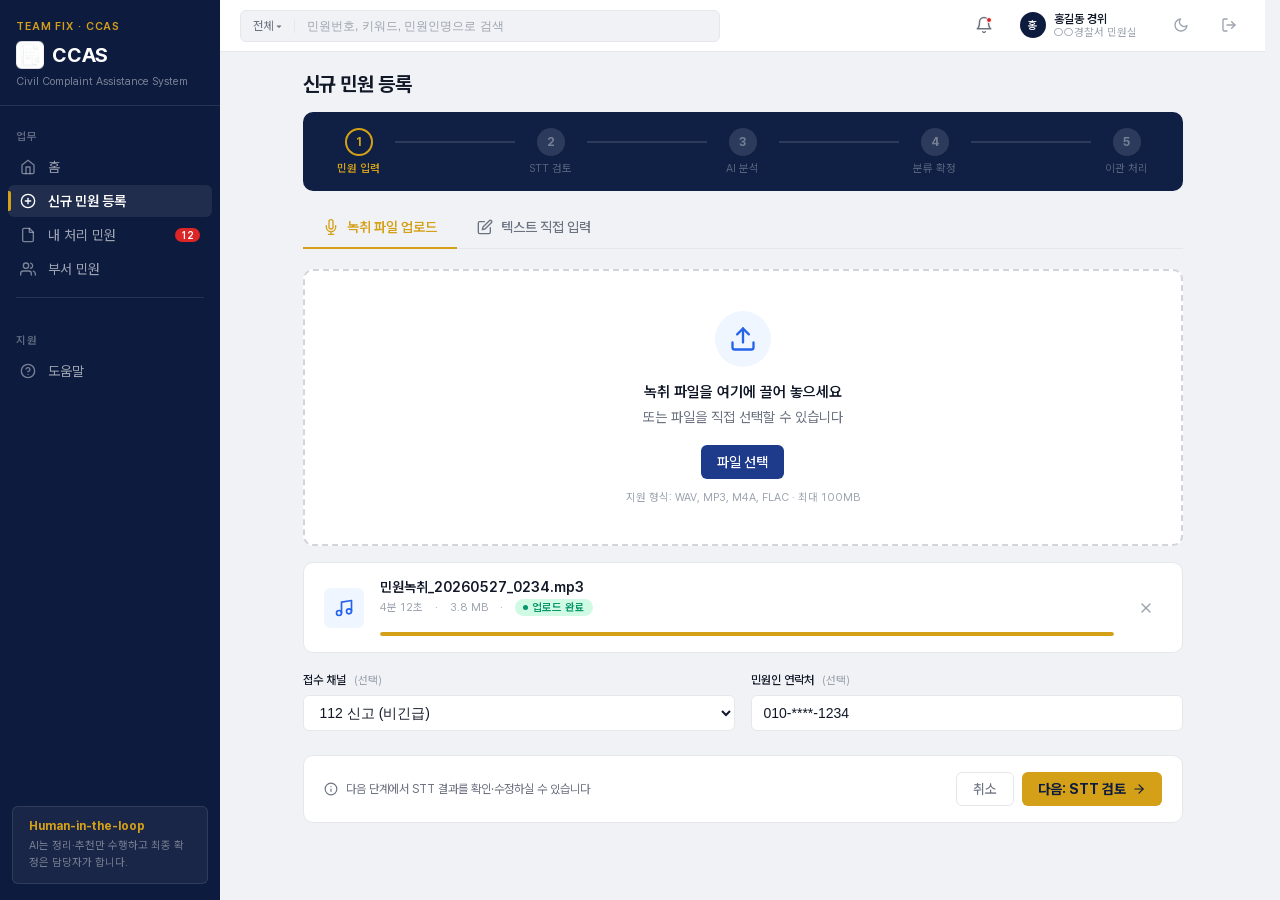
<file: preview-flow-1-input.html>
<!DOCTYPE html>
<html lang="ko">
<head>
  <meta charset="UTF-8">
  <meta name="viewport" content="width=device-width, initial-scale=1">
  <title>CCAS - 신규 민원 등록 [프리뷰 1/5]</title>
  <link rel="icon" href="images/logo.svg" type="image/svg+xml">
  <link rel="stylesheet" href="preview-theme.css">
  <style>
    .upload-layout { max-width: 880px; margin: 0 auto; }

    .tabs { display: flex; border-bottom: 1px solid var(--color-border); margin-bottom: var(--space-5); }
    .tab {
      padding: var(--space-3) var(--space-5); font-size: var(--fs-md); font-weight: var(--fw-medium);
      color: var(--color-text-secondary); cursor: pointer; border-bottom: 2px solid transparent;
      margin-bottom: -1px; transition: color 0.15s, border-color 0.15s;
      display: flex; align-items: center; gap: var(--space-2);
    }
    .tab:hover { color: var(--color-text-primary); }
    .tab.is-active { color: var(--color-gold); border-bottom-color: var(--color-gold); font-weight: var(--fw-semibold); }
    .tab__icon { width: 16px; height: 16px; }
    .tab-panel { display: none; }
    .tab-panel.is-active { display: block; }

    .dropzone {
      border: 2px dashed var(--color-border-strong); border-radius: var(--radius-lg);
      padding: var(--space-10) var(--space-6); text-align: center; background: var(--color-surface);
      transition: all 0.15s; cursor: pointer;
    }
    .dropzone:hover { border-color: var(--color-gold); background: var(--color-gold-light); }
    .dropzone__icon {
      width: 56px; height: 56px; margin: 0 auto var(--space-4);
      background: var(--color-ai-subtle); color: var(--color-ai); border-radius: 50%;
      display: flex; align-items: center; justify-content: center;
    }
    .dropzone__title { font-size: var(--fs-lg); font-weight: var(--fw-semibold); margin-bottom: var(--space-2); }
    .dropzone__desc { font-size: var(--fs-md); color: var(--color-text-secondary); margin-bottom: var(--space-5); }
    .dropzone__formats { font-size: var(--fs-xs); color: var(--color-text-tertiary); margin-top: var(--space-3); }

    .file-card {
      display: flex; align-items: center; gap: var(--space-4);
      padding: var(--space-4) var(--space-5); background: var(--color-surface);
      border: 1px solid var(--color-border); border-radius: var(--radius-lg); margin-top: var(--space-4);
    }
    .file-card__icon {
      width: 40px; height: 40px; background: var(--color-ai-subtle); color: var(--color-ai);
      border-radius: var(--radius-md); display: flex; align-items: center; justify-content: center; flex-shrink: 0;
    }
    .file-card__info { flex: 1; display: flex; flex-direction: column; gap: 4px; min-width: 0; }
    .file-card__name { font-size: var(--fs-md); font-weight: var(--fw-semibold); overflow: hidden; text-overflow: ellipsis; white-space: nowrap; }
    .file-card__meta { font-size: var(--fs-xs); color: var(--color-text-tertiary); display: flex; gap: var(--space-3); align-items: center; }
    .file-card__remove {
      width: 32px; height: 32px; border-radius: var(--radius-md);
      display: flex; align-items: center; justify-content: center; color: var(--color-text-tertiary); transition: all 0.15s;
    }
    .file-card__remove:hover { background: var(--color-danger-subtle); color: var(--color-danger); }
    .progress { margin-top: var(--space-3); }
    .progress__bar { height: 4px; background: var(--color-border); border-radius: 2px; overflow: hidden; }
    .progress__fill { height: 100%; background: var(--color-gold); border-radius: 2px; }

    .meta-fields { display: grid; grid-template-columns: 1fr 1fr; gap: var(--space-4); margin-top: var(--space-5); }
    .field { display: flex; flex-direction: column; gap: var(--space-2); }
    .field__label { font-size: var(--fs-sm); font-weight: var(--fw-medium); display: flex; align-items: center; gap: var(--space-2); }
    .field__optional { font-size: var(--fs-xs); color: var(--color-text-tertiary); font-weight: var(--fw-regular); }
    .field__input, .field__select {
      height: 36px; padding: 0 var(--space-3); border: 1px solid var(--color-border);
      border-radius: var(--radius-md); background: var(--color-surface);
      font-size: var(--fs-md); color: var(--color-text-primary); outline: none; transition: border-color 0.15s;
    }
    .field__input:focus, .field__select:focus { border-color: var(--color-gold); }

    .textarea-wrapper { position: relative; background: var(--color-surface); border: 1px solid var(--color-border); border-radius: var(--radius-lg); transition: border-color 0.15s; }
    .textarea-wrapper:focus-within { border-color: var(--color-gold); }
    .textarea-wrapper textarea {
      width: 100%; min-height: 240px; padding: var(--space-4) var(--space-5); border: none; outline: none;
      font-family: inherit; font-size: var(--fs-md); line-height: 1.7; color: var(--color-text-primary); background: transparent; resize: vertical;
    }
    .textarea-wrapper textarea::placeholder { color: var(--color-text-tertiary); line-height: 1.7; }
    .textarea-footer {
      display: flex; align-items: center; justify-content: space-between; padding: var(--space-3) var(--space-5);
      border-top: 1px solid var(--color-divider); font-size: var(--fs-xs); color: var(--color-text-tertiary);
      background: var(--color-surface-alt); border-radius: 0 0 var(--radius-lg) var(--radius-lg);
    }
    .action-bar { margin-top: var(--space-6); position: static; box-shadow: none; }

    @media (max-width: 640px) {
      .meta-fields { grid-template-columns: 1fr; }
      .tab { flex: 1; justify-content: center; padding: var(--space-3); }
    }
  </style>
</head>
<body>
<div class="app">

  <!-- Sidebar -->
  <aside class="sidebar">
    <div class="sidebar__brand">
      <div class="sidebar__brand-label">TEAM FIX · CCAS</div>
      <div class="sidebar__brand-row">
        <img class="sidebar__brand-logo" src="images/logo.svg" alt="CCAS">
        <span class="sidebar__brand-title">CCAS</span>
      </div>
      <div class="sidebar__brand-sub">Civil Complaint Assistance System</div>
    </div>
    <div class="sidebar__section-title">업무</div>
    <nav class="sidebar__menu">
      <a class="sidebar__item"><span class="sidebar__icon"><svg width="16" height="16" viewBox="0 0 24 24" fill="none" stroke="currentColor" stroke-width="2" stroke-linecap="round" stroke-linejoin="round"><path d="m3 9 9-7 9 7v11a2 2 0 0 1-2 2H5a2 2 0 0 1-2-2z"/><polyline points="9 22 9 12 15 12 15 22"/></svg></span>홈</a>
      <a class="sidebar__item is-active"><span class="sidebar__icon"><svg width="16" height="16" viewBox="0 0 24 24" fill="none" stroke="currentColor" stroke-width="2" stroke-linecap="round" stroke-linejoin="round"><circle cx="12" cy="12" r="10"/><line x1="12" y1="8" x2="12" y2="16"/><line x1="8" y1="12" x2="16" y2="12"/></svg></span>신규 민원 등록</a>
      <a class="sidebar__item"><span class="sidebar__icon"><svg width="16" height="16" viewBox="0 0 24 24" fill="none" stroke="currentColor" stroke-width="2" stroke-linecap="round" stroke-linejoin="round"><path d="M14 2H6a2 2 0 0 0-2 2v16a2 2 0 0 0 2 2h12a2 2 0 0 0 2-2V8z"/><polyline points="14 2 14 8 20 8"/></svg></span>내 처리 민원<span class="sidebar__badge">12</span></a>
      <a class="sidebar__item"><span class="sidebar__icon"><svg width="16" height="16" viewBox="0 0 24 24" fill="none" stroke="currentColor" stroke-width="2" stroke-linecap="round" stroke-linejoin="round"><path d="M17 21v-2a4 4 0 0 0-4-4H5a4 4 0 0 0-4 4v2"/><circle cx="9" cy="7" r="4"/><path d="M23 21v-2a4 4 0 0 0-3-3.87"/><path d="M16 3.13a4 4 0 0 1 0 7.75"/></svg></span>부서 민원</a>
    </nav>
    <div class="sidebar__divider"></div>
    <div class="sidebar__section-title">지원</div>
    <nav class="sidebar__menu">
      <a class="sidebar__item"><span class="sidebar__icon"><svg width="16" height="16" viewBox="0 0 24 24" fill="none" stroke="currentColor" stroke-width="2" stroke-linecap="round" stroke-linejoin="round"><circle cx="12" cy="12" r="10"/><path d="M9.09 9a3 3 0 0 1 5.83 1c0 2-3 3-3 3"/><line x1="12" y1="17" x2="12.01" y2="17"/></svg></span>도움말</a>
    </nav>
    <div class="sidebar__hitl">
      <div class="sidebar__hitl-title">Human-in-the-loop</div>
      <div class="sidebar__hitl-desc">AI는 정리·추천만 수행하고 최종 확정은 담당자가 합니다.</div>
    </div>
  </aside>

  <!-- Topbar -->
  <header class="topbar">
    <div class="topbar__search">
      <span class="topbar__search-scope">전체 ▾</span>
      <input type="text" placeholder="민원번호, 키워드, 민원인명으로 검색">
    </div>
    <div class="topbar__right">
      <button class="topbar__notification" aria-label="알림"><svg width="18" height="18" viewBox="0 0 24 24" fill="none" stroke="currentColor" stroke-width="2" stroke-linecap="round" stroke-linejoin="round"><path d="M6 8a6 6 0 0 1 12 0c0 7 3 9 3 9H3s3-2 3-9"/><path d="M10.3 21a1.94 1.94 0 0 0 3.4 0"/></svg><span class="topbar__notification-dot"></span></button>
      <div class="topbar__user"><div class="topbar__avatar">홍</div><div class="topbar__user-info"><span class="topbar__user-name">홍길동 경위</span><span class="topbar__user-dept">○○경찰서 민원실</span></div></div>
      <button class="topbar__icon-btn" id="themeToggle" aria-label="테마 전환"><svg width="16" height="16" viewBox="0 0 24 24" fill="none" stroke="currentColor" stroke-width="2" stroke-linecap="round" stroke-linejoin="round"><path d="M21 12.79A9 9 0 1 1 11.21 3 7 7 0 0 0 21 12.79z"/></svg></button>
      <button class="topbar__icon-btn" aria-label="로그아웃"><svg width="16" height="16" viewBox="0 0 24 24" fill="none" stroke="currentColor" stroke-width="2" stroke-linecap="round" stroke-linejoin="round"><path d="M9 21H5a2 2 0 0 1-2-2V5a2 2 0 0 1 2-2h4"/><polyline points="16 17 21 12 16 7"/><line x1="21" y1="12" x2="9" y2="12"/></svg></button>
    </div>
  </header>

  <!-- Main -->
  <main class="main">
    <div class="upload-layout">

      <div class="page-header">
        <div class="page-header__left">
          <h1 class="page-header__title">신규 민원 등록</h1>
        </div>
      </div>

      <!-- Stepper -->
      <div class="stepper">
        <div class="stepper__step is-current"><div class="stepper__dot">1</div><span class="stepper__label">민원 입력</span></div>
        <div class="stepper__line"></div>
        <div class="stepper__step"><div class="stepper__dot">2</div><span class="stepper__label">STT 검토</span></div>
        <div class="stepper__line"></div>
        <div class="stepper__step"><div class="stepper__dot">3</div><span class="stepper__label">AI 분석</span></div>
        <div class="stepper__line"></div>
        <div class="stepper__step"><div class="stepper__dot">4</div><span class="stepper__label">분류 확정</span></div>
        <div class="stepper__line"></div>
        <div class="stepper__step"><div class="stepper__dot">5</div><span class="stepper__label">이관 처리</span></div>
      </div>

      <!-- Tabs -->
      <div class="tabs">
        <div class="tab is-active" onclick="switchTab(event, 'audio')">
          <svg class="tab__icon" viewBox="0 0 24 24" fill="none" stroke="currentColor" stroke-width="2" stroke-linecap="round" stroke-linejoin="round"><path d="M12 1a3 3 0 0 0-3 3v8a3 3 0 0 0 6 0V4a3 3 0 0 0-3-3z"/><path d="M19 10v2a7 7 0 0 1-14 0v-2"/><line x1="12" y1="19" x2="12" y2="23"/><line x1="8" y1="23" x2="16" y2="23"/></svg>
          녹취 파일 업로드
        </div>
        <div class="tab" onclick="switchTab(event, 'text')">
          <svg class="tab__icon" viewBox="0 0 24 24" fill="none" stroke="currentColor" stroke-width="2" stroke-linecap="round" stroke-linejoin="round"><path d="M11 4H4a2 2 0 0 0-2 2v14a2 2 0 0 0 2 2h14a2 2 0 0 0 2-2v-7"/><path d="M18.5 2.5a2.121 2.121 0 0 1 3 3L12 15l-4 1 1-4 9.5-9.5z"/></svg>
          텍스트 직접 입력
        </div>
      </div>

      <!-- Panel: audio -->
      <div class="tab-panel is-active" id="panel-audio">
        <div class="dropzone">
          <div class="dropzone__icon"><svg width="28" height="28" viewBox="0 0 24 24" fill="none" stroke="currentColor" stroke-width="2" stroke-linecap="round" stroke-linejoin="round"><path d="M21 15v4a2 2 0 0 1-2 2H5a2 2 0 0 1-2-2v-4"/><polyline points="17 8 12 3 7 8"/><line x1="12" y1="3" x2="12" y2="15"/></svg></div>
          <div class="dropzone__title">녹취 파일을 여기에 끌어 놓으세요</div>
          <div class="dropzone__desc">또는 파일을 직접 선택할 수 있습니다</div>
          <button class="btn btn--primary">파일 선택</button>
          <div class="dropzone__formats">지원 형식: WAV, MP3, M4A, FLAC · 최대 100MB</div>
        </div>
        <div class="file-card">
          <div class="file-card__icon"><svg width="20" height="20" viewBox="0 0 24 24" fill="none" stroke="currentColor" stroke-width="2" stroke-linecap="round" stroke-linejoin="round"><path d="M9 18V5l12-2v13"/><circle cx="6" cy="18" r="3"/><circle cx="18" cy="16" r="3"/></svg></div>
          <div class="file-card__info">
            <div class="file-card__name">민원녹취_20260527_0234.mp3</div>
            <div class="file-card__meta"><span>4분 12초</span><span>·</span><span>3.8 MB</span><span>·</span><span class="badge badge--success badge--dot">업로드 완료</span></div>
            <div class="progress"><div class="progress__bar"><div class="progress__fill" style="width: 100%;"></div></div></div>
          </div>
          <button class="file-card__remove" aria-label="제거"><svg width="16" height="16" viewBox="0 0 24 24" fill="none" stroke="currentColor" stroke-width="2" stroke-linecap="round" stroke-linejoin="round"><line x1="18" y1="6" x2="6" y2="18"/><line x1="6" y1="6" x2="18" y2="18"/></svg></button>
        </div>
        <div class="meta-fields">
          <div class="field">
            <label class="field__label">접수 채널 <span class="field__optional">(선택)</span></label>
            <select class="field__select"><option>112 신고 (비긴급)</option><option>민원실 전화</option><option>방문 접수</option><option>기타</option></select>
          </div>
          <div class="field">
            <label class="field__label">민원인 연락처 <span class="field__optional">(선택)</span></label>
            <input class="field__input" type="text" value="010-****-1234">
          </div>
        </div>
      </div>

      <!-- Panel: text -->
      <div class="tab-panel" id="panel-text">
        <div class="textarea-wrapper">
          <textarea placeholder="민원 내용을 입력하세요.&#10;&#10;· 시점, 장소, 관련자 정보를 가능한 구체적으로 작성해주세요&#10;· 민원인이 원하는 조치 사항이 있다면 함께 기재해주세요"></textarea>
          <div class="textarea-footer">
            <span>💡 자세히 입력할수록 AI 분류 정확도가 향상됩니다</span>
            <span>0 / 5,000자</span>
          </div>
        </div>
        <div class="meta-fields">
          <div class="field">
            <label class="field__label">접수 채널</label>
            <select class="field__select"><option>민원실 전화</option><option>방문 접수</option><option>112 신고 (비긴급)</option></select>
          </div>
          <div class="field">
            <label class="field__label">민원인 연락처 <span class="field__optional">(선택)</span></label>
            <input class="field__input" type="text" placeholder="010-****-****">
          </div>
        </div>
      </div>

      <!-- Action Bar -->
      <div class="action-bar">
        <div class="action-bar__hint">
          <svg width="14" height="14" viewBox="0 0 24 24" fill="none" stroke="currentColor" stroke-width="2" stroke-linecap="round" stroke-linejoin="round"><circle cx="12" cy="12" r="10"/><line x1="12" y1="16" x2="12" y2="12"/><line x1="12" y1="8" x2="12.01" y2="8"/></svg>
          <span>다음 단계에서 STT 결과를 확인·수정하실 수 있습니다</span>
        </div>
        <div class="action-bar__buttons">
          <button class="btn btn--secondary">취소</button>
          <button class="btn btn--gold" onclick="goNext('preview-flow-2-stt.html')">
            다음: STT 검토
            <svg width="14" height="14" viewBox="0 0 24 24" fill="none" stroke="currentColor" stroke-width="2" stroke-linecap="round" stroke-linejoin="round"><line x1="5" y1="12" x2="19" y2="12"/><polyline points="12 5 19 12 12 19"/></svg>
          </button>
        </div>
      </div>

    </div>
  </main>
</div>

<script src="preview-flow.js"></script>
<script>
  function switchTab(event, name) {
    document.querySelectorAll('.tab').forEach(t => t.classList.remove('is-active'));
    document.querySelectorAll('.tab-panel').forEach(p => p.classList.remove('is-active'));
    event.currentTarget.classList.add('is-active');
    document.getElementById('panel-' + name).classList.add('is-active');
  }
</script>
</body>
</html>
</file>
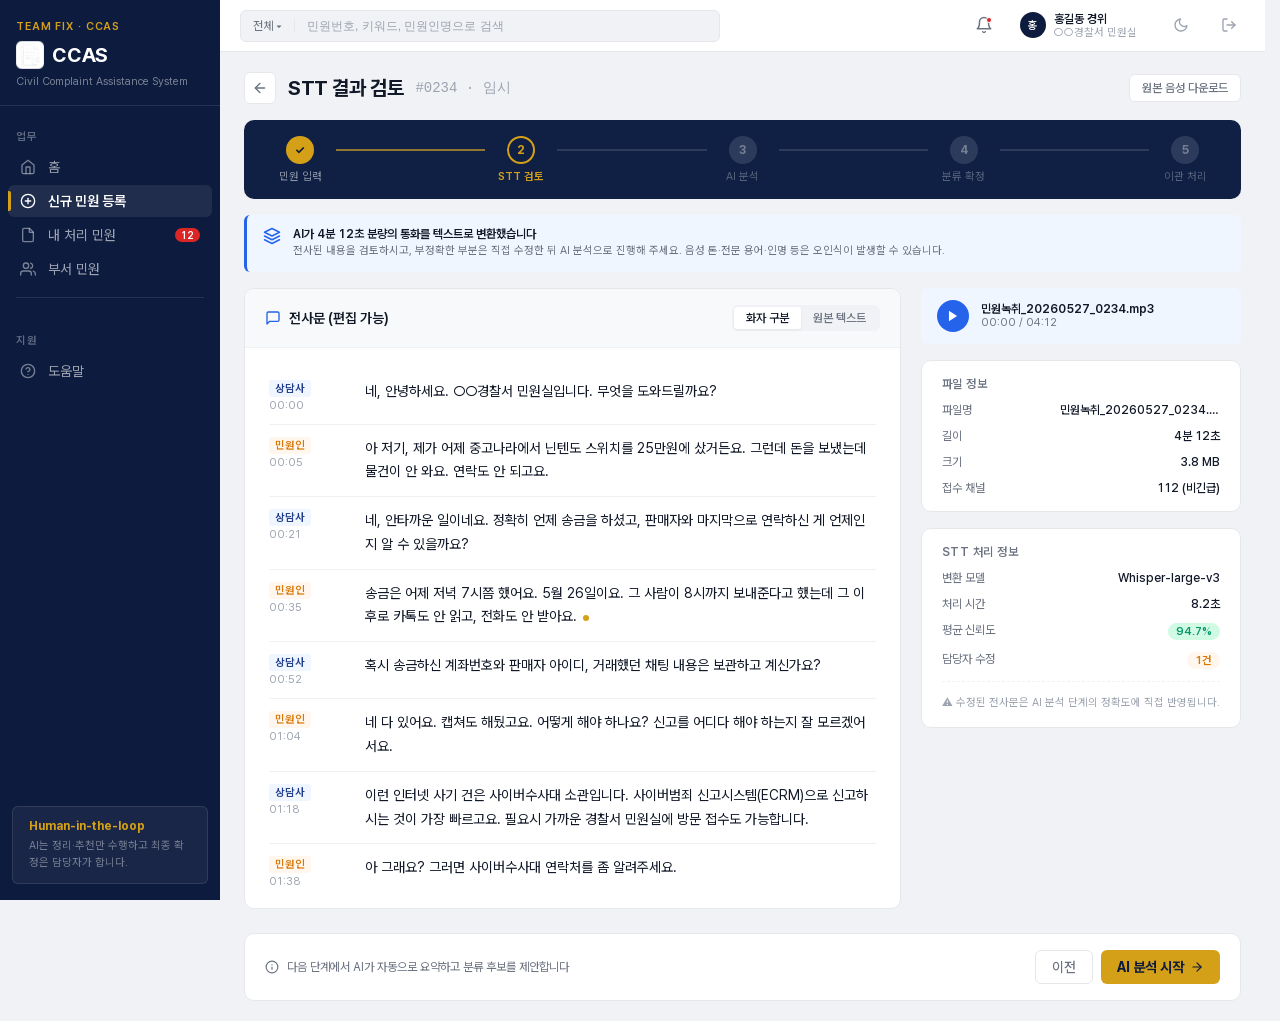
<file: preview-flow-2-stt.html>
<!DOCTYPE html>
<html lang="ko">
<head>
  <meta charset="UTF-8">
  <meta name="viewport" content="width=device-width, initial-scale=1">
  <title>CCAS - STT 결과 검토 [프리뷰 2/5]</title>
  <link rel="icon" href="images/logo.svg" type="image/svg+xml">
  <link rel="stylesheet" href="preview-theme.css">
  <style>
    .stt-layout { display: grid; grid-template-columns: 1fr 320px; gap: var(--space-5); align-items: start; }

    .transcript-card { background: var(--color-surface); border: 1px solid var(--color-border); border-radius: var(--radius-lg); overflow: hidden; }
    .transcript-card__header { display: flex; align-items: center; justify-content: space-between; padding: var(--space-4) var(--space-5); border-bottom: 1px solid var(--color-divider); background: var(--color-surface-alt); }
    .transcript-card__title { display: flex; align-items: center; gap: var(--space-2); font-size: var(--fs-md); font-weight: var(--fw-semibold); }
    .transcript-card__title-icon { width: 16px; height: 16px; color: var(--color-ai); }
    .transcript-toggle { display: flex; background: var(--color-bg); border-radius: var(--radius-md); padding: 2px; }
    .transcript-toggle button { padding: 4px var(--space-3); font-size: var(--fs-sm); font-weight: var(--fw-medium); color: var(--color-text-secondary); border-radius: var(--radius-sm); transition: all 0.15s; }
    .transcript-toggle button.is-active { background: var(--color-surface); color: var(--color-text-primary); box-shadow: var(--shadow-sm); }
    .transcript-body { padding: var(--space-5) var(--space-6); max-height: 560px; overflow-y: auto; }
    .transcript-line { display: flex; gap: var(--space-4); padding: var(--space-3) 0; border-bottom: 1px solid var(--color-divider); align-items: flex-start; }
    .transcript-line:last-child { border-bottom: none; }
    .transcript-line__meta { flex-shrink: 0; display: flex; flex-direction: column; gap: 2px; min-width: 80px; }
    .transcript-line__speaker { font-size: var(--fs-xs); font-weight: var(--fw-semibold); padding: 2px 6px; border-radius: 3px; display: inline-flex; align-items: center; width: fit-content; }
    .transcript-line__speaker--officer { background: var(--color-primary-subtle); color: var(--color-primary); }
    .transcript-line__speaker--citizen { background: var(--color-human-subtle); color: var(--color-human); }
    .transcript-line__time { font-size: var(--fs-xs); color: var(--color-text-tertiary); font-variant-numeric: tabular-nums; }
    .transcript-line__text { flex: 1; font-size: var(--fs-md); line-height: 1.7; }
    .transcript-line__text[contenteditable="true"] { outline: none; }
    .transcript-line__text[contenteditable="true"]:focus { background: var(--color-warning-light); border-radius: var(--radius-sm); padding: 2px 6px; margin: -2px -6px; }
    .edited-mark { display: inline-block; width: 6px; height: 6px; background: var(--color-gold); border-radius: 50%; margin-left: 6px; vertical-align: middle; }

    .info-stack { display: flex; flex-direction: column; gap: var(--space-4); }
    .info-card { background: var(--color-surface); border: 1px solid var(--color-border); border-radius: var(--radius-lg); padding: var(--space-4) var(--space-5); }
    .info-card__title { font-size: var(--fs-sm); font-weight: var(--fw-semibold); color: var(--color-text-secondary); text-transform: uppercase; letter-spacing: 0.04em; margin-bottom: var(--space-3); }
    .info-list { display: flex; flex-direction: column; gap: var(--space-3); }
    .info-row { display: flex; justify-content: space-between; align-items: flex-start; font-size: var(--fs-sm); gap: var(--space-3); }
    .info-row__label { color: var(--color-text-secondary); flex-shrink: 0; }
    .info-row__value { font-weight: var(--fw-medium); text-align: right; font-variant-numeric: tabular-nums; }
    .info-card__hint { font-size: var(--fs-xs); color: var(--color-text-tertiary); line-height: 1.6; margin-top: var(--space-3); padding-top: var(--space-3); border-top: 1px dashed var(--color-divider); }

    .audio-player { display: flex; align-items: center; gap: var(--space-3); padding: var(--space-3) var(--space-4); background: var(--color-ai-subtle); border-radius: var(--radius-md); }
    .audio-player__play { width: 32px; height: 32px; border-radius: 50%; background: var(--color-ai); color: #fff; display: flex; align-items: center; justify-content: center; flex-shrink: 0; }
    .audio-player__info { flex: 1; min-width: 0; }
    .audio-player__title { font-size: var(--fs-sm); font-weight: var(--fw-semibold); overflow: hidden; text-overflow: ellipsis; white-space: nowrap; }
    .audio-player__time { font-size: var(--fs-xs); color: var(--color-text-secondary); font-variant-numeric: tabular-nums; }

    .ai-notice { display: flex; gap: var(--space-3); padding: var(--space-3) var(--space-4); background: var(--color-ai-subtle); border-left: 3px solid var(--color-ai); border-radius: var(--radius-md); margin-bottom: var(--space-4); }
    .ai-notice__icon { flex-shrink: 0; color: var(--color-ai); }
    .ai-notice__title { font-size: var(--fs-sm); font-weight: var(--fw-semibold); margin-bottom: 2px; }
    .ai-notice__desc { font-size: var(--fs-xs); color: var(--color-text-secondary); line-height: 1.5; }

    .action-bar { margin-top: var(--space-6); position: static; box-shadow: none; }

    @media (max-width: 900px) { .stt-layout { grid-template-columns: 1fr; } .transcript-body { max-height: none; } }
    @media (max-width: 640px) { .info-row { flex-direction: column; gap: 4px; } .info-row__value { text-align: left; } }
  </style>
</head>
<body>
<div class="app">

  <!-- Sidebar -->
  <aside class="sidebar">
    <div class="sidebar__brand">
      <div class="sidebar__brand-label">TEAM FIX · CCAS</div>
      <div class="sidebar__brand-row"><img class="sidebar__brand-logo" src="images/logo.svg" alt="CCAS"><span class="sidebar__brand-title">CCAS</span></div>
      <div class="sidebar__brand-sub">Civil Complaint Assistance System</div>
    </div>
    <div class="sidebar__section-title">업무</div>
    <nav class="sidebar__menu">
      <a class="sidebar__item"><span class="sidebar__icon"><svg width="16" height="16" viewBox="0 0 24 24" fill="none" stroke="currentColor" stroke-width="2" stroke-linecap="round" stroke-linejoin="round"><path d="m3 9 9-7 9 7v11a2 2 0 0 1-2 2H5a2 2 0 0 1-2-2z"/><polyline points="9 22 9 12 15 12 15 22"/></svg></span>홈</a>
      <a class="sidebar__item is-active"><span class="sidebar__icon"><svg width="16" height="16" viewBox="0 0 24 24" fill="none" stroke="currentColor" stroke-width="2" stroke-linecap="round" stroke-linejoin="round"><circle cx="12" cy="12" r="10"/><line x1="12" y1="8" x2="12" y2="16"/><line x1="8" y1="12" x2="16" y2="12"/></svg></span>신규 민원 등록</a>
      <a class="sidebar__item"><span class="sidebar__icon"><svg width="16" height="16" viewBox="0 0 24 24" fill="none" stroke="currentColor" stroke-width="2" stroke-linecap="round" stroke-linejoin="round"><path d="M14 2H6a2 2 0 0 0-2 2v16a2 2 0 0 0 2 2h12a2 2 0 0 0 2-2V8z"/><polyline points="14 2 14 8 20 8"/></svg></span>내 처리 민원<span class="sidebar__badge">12</span></a>
      <a class="sidebar__item"><span class="sidebar__icon"><svg width="16" height="16" viewBox="0 0 24 24" fill="none" stroke="currentColor" stroke-width="2" stroke-linecap="round" stroke-linejoin="round"><path d="M17 21v-2a4 4 0 0 0-4-4H5a4 4 0 0 0-4 4v2"/><circle cx="9" cy="7" r="4"/><path d="M23 21v-2a4 4 0 0 0-3-3.87"/><path d="M16 3.13a4 4 0 0 1 0 7.75"/></svg></span>부서 민원</a>
    </nav>
    <div class="sidebar__divider"></div>
    <div class="sidebar__section-title">지원</div>
    <nav class="sidebar__menu">
      <a class="sidebar__item"><span class="sidebar__icon"><svg width="16" height="16" viewBox="0 0 24 24" fill="none" stroke="currentColor" stroke-width="2" stroke-linecap="round" stroke-linejoin="round"><circle cx="12" cy="12" r="10"/><path d="M9.09 9a3 3 0 0 1 5.83 1c0 2-3 3-3 3"/><line x1="12" y1="17" x2="12.01" y2="17"/></svg></span>도움말</a>
    </nav>
    <div class="sidebar__hitl">
      <div class="sidebar__hitl-title">Human-in-the-loop</div>
      <div class="sidebar__hitl-desc">AI는 정리·추천만 수행하고 최종 확정은 담당자가 합니다.</div>
    </div>
  </aside>

  <!-- Topbar -->
  <header class="topbar">
    <div class="topbar__search"><span class="topbar__search-scope">전체 ▾</span><input type="text" placeholder="민원번호, 키워드, 민원인명으로 검색"></div>
    <div class="topbar__right">
      <button class="topbar__notification" aria-label="알림"><svg width="18" height="18" viewBox="0 0 24 24" fill="none" stroke="currentColor" stroke-width="2" stroke-linecap="round" stroke-linejoin="round"><path d="M6 8a6 6 0 0 1 12 0c0 7 3 9 3 9H3s3-2 3-9"/><path d="M10.3 21a1.94 1.94 0 0 0 3.4 0"/></svg><span class="topbar__notification-dot"></span></button>
      <div class="topbar__user"><div class="topbar__avatar">홍</div><div class="topbar__user-info"><span class="topbar__user-name">홍길동 경위</span><span class="topbar__user-dept">○○경찰서 민원실</span></div></div>
      <button class="topbar__icon-btn" id="themeToggle" aria-label="테마 전환"><svg width="16" height="16" viewBox="0 0 24 24" fill="none" stroke="currentColor" stroke-width="2" stroke-linecap="round" stroke-linejoin="round"><path d="M21 12.79A9 9 0 1 1 11.21 3 7 7 0 0 0 21 12.79z"/></svg></button>
      <button class="topbar__icon-btn" aria-label="로그아웃"><svg width="16" height="16" viewBox="0 0 24 24" fill="none" stroke="currentColor" stroke-width="2" stroke-linecap="round" stroke-linejoin="round"><path d="M9 21H5a2 2 0 0 1-2-2V5a2 2 0 0 1 2-2h4"/><polyline points="16 17 21 12 16 7"/><line x1="21" y1="12" x2="9" y2="12"/></svg></button>
    </div>
  </header>

  <!-- Main -->
  <main class="main">

    <div class="page-header">
      <div class="page-header__left">
        <button class="page-header__back" onclick="goNext('preview-flow-1-input.html')" aria-label="뒤로"><svg width="16" height="16" viewBox="0 0 24 24" fill="none" stroke="currentColor" stroke-width="2" stroke-linecap="round" stroke-linejoin="round"><line x1="19" y1="12" x2="5" y2="12"/><polyline points="12 19 5 12 12 5"/></svg></button>
        <h1 class="page-header__title">STT 결과 검토</h1>
        <span class="page-header__case-id">#0234 · 임시</span>
      </div>
      <div class="page-header__actions"><button class="btn btn--secondary btn--sm">원본 음성 다운로드</button></div>
    </div>

    <!-- Stepper -->
    <div class="stepper">
      <div class="stepper__step is-done"><div class="stepper__dot">✓</div><span class="stepper__label">민원 입력</span></div>
      <div class="stepper__line"></div>
      <div class="stepper__step is-current"><div class="stepper__dot">2</div><span class="stepper__label">STT 검토</span></div>
      <div class="stepper__line"></div>
      <div class="stepper__step"><div class="stepper__dot">3</div><span class="stepper__label">AI 분석</span></div>
      <div class="stepper__line"></div>
      <div class="stepper__step"><div class="stepper__dot">4</div><span class="stepper__label">분류 확정</span></div>
      <div class="stepper__line"></div>
      <div class="stepper__step"><div class="stepper__dot">5</div><span class="stepper__label">이관 처리</span></div>
    </div>

    <!-- AI 안내 -->
    <div class="ai-notice">
      <div class="ai-notice__icon"><svg width="18" height="18" viewBox="0 0 24 24" fill="none" stroke="currentColor" stroke-width="2" stroke-linecap="round" stroke-linejoin="round"><path d="M12 2L2 7l10 5 10-5-10-5z"/><path d="M2 17l10 5 10-5"/><path d="M2 12l10 5 10-5"/></svg></div>
      <div class="ai-notice__content">
        <div class="ai-notice__title">AI가 4분 12초 분량의 통화를 텍스트로 변환했습니다</div>
        <div class="ai-notice__desc">전사된 내용을 검토하시고, 부정확한 부분은 직접 수정한 뒤 AI 분석으로 진행해 주세요. 음성 톤·전문 용어·인명 등은 오인식이 발생할 수 있습니다.</div>
      </div>
    </div>

    <div class="stt-layout">
      <!-- 전사문 -->
      <section class="transcript-card">
        <div class="transcript-card__header">
          <div class="transcript-card__title"><svg class="transcript-card__title-icon" viewBox="0 0 24 24" fill="none" stroke="currentColor" stroke-width="2" stroke-linecap="round" stroke-linejoin="round"><path d="M21 15a2 2 0 0 1-2 2H7l-4 4V5a2 2 0 0 1 2-2h14a2 2 0 0 1 2 2z"/></svg>전사문 (편집 가능)</div>
          <div class="transcript-toggle"><button class="is-active">화자 구분</button><button>원본 텍스트</button></div>
        </div>
        <div class="transcript-body">
          <div class="transcript-line"><div class="transcript-line__meta"><span class="transcript-line__speaker transcript-line__speaker--officer">상담사</span><span class="transcript-line__time">00:00</span></div><div class="transcript-line__text" contenteditable="true">네, 안녕하세요. ○○경찰서 민원실입니다. 무엇을 도와드릴까요?</div></div>
          <div class="transcript-line"><div class="transcript-line__meta"><span class="transcript-line__speaker transcript-line__speaker--citizen">민원인</span><span class="transcript-line__time">00:05</span></div><div class="transcript-line__text" contenteditable="true">아 저기, 제가 어제 중고나라에서 닌텐도 스위치를 25만원에 샀거든요. 그런데 돈을 보냈는데 물건이 안 와요. 연락도 안 되고요.</div></div>
          <div class="transcript-line"><div class="transcript-line__meta"><span class="transcript-line__speaker transcript-line__speaker--officer">상담사</span><span class="transcript-line__time">00:21</span></div><div class="transcript-line__text" contenteditable="true">네, 안타까운 일이네요. 정확히 언제 송금을 하셨고, 판매자와 마지막으로 연락하신 게 언제인지 알 수 있을까요?</div></div>
          <div class="transcript-line"><div class="transcript-line__meta"><span class="transcript-line__speaker transcript-line__speaker--citizen">민원인</span><span class="transcript-line__time">00:35</span></div><div class="transcript-line__text" contenteditable="true">송금은 어제 저녁 7시쯤 했어요. 5월 26일이요. 그 사람이 8시까지 보내준다고 했는데 그 이후로 카톡도 안 읽고, 전화도 안 받아요.<span class="edited-mark" title="담당자가 수정한 부분"></span></div></div>
          <div class="transcript-line"><div class="transcript-line__meta"><span class="transcript-line__speaker transcript-line__speaker--officer">상담사</span><span class="transcript-line__time">00:52</span></div><div class="transcript-line__text" contenteditable="true">혹시 송금하신 계좌번호와 판매자 아이디, 거래했던 채팅 내용은 보관하고 계신가요?</div></div>
          <div class="transcript-line"><div class="transcript-line__meta"><span class="transcript-line__speaker transcript-line__speaker--citizen">민원인</span><span class="transcript-line__time">01:04</span></div><div class="transcript-line__text" contenteditable="true">네 다 있어요. 캡쳐도 해뒀고요. 어떻게 해야 하나요? 신고를 어디다 해야 하는지 잘 모르겠어서요.</div></div>
          <div class="transcript-line"><div class="transcript-line__meta"><span class="transcript-line__speaker transcript-line__speaker--officer">상담사</span><span class="transcript-line__time">01:18</span></div><div class="transcript-line__text" contenteditable="true">이런 인터넷 사기 건은 사이버수사대 소관입니다. 사이버범죄 신고시스템(ECRM)으로 신고하시는 것이 가장 빠르고요. 필요시 가까운 경찰서 민원실에 방문 접수도 가능합니다.</div></div>
          <div class="transcript-line"><div class="transcript-line__meta"><span class="transcript-line__speaker transcript-line__speaker--citizen">민원인</span><span class="transcript-line__time">01:38</span></div><div class="transcript-line__text" contenteditable="true">아 그래요? 그러면 사이버수사대 연락처를 좀 알려주세요.</div></div>
        </div>
      </section>

      <!-- 메타 정보 -->
      <aside class="info-stack">
        <div class="audio-player">
          <button class="audio-player__play" aria-label="재생"><svg width="14" height="14" viewBox="0 0 24 24" fill="currentColor"><polygon points="5 3 19 12 5 21 5 3"/></svg></button>
          <div class="audio-player__info"><div class="audio-player__title">민원녹취_20260527_0234.mp3</div><div class="audio-player__time">00:00 / 04:12</div></div>
        </div>
        <div class="info-card">
          <div class="info-card__title">파일 정보</div>
          <div class="info-list">
            <div class="info-row"><span class="info-row__label">파일명</span><span class="info-row__value" style="max-width:160px;overflow:hidden;text-overflow:ellipsis;white-space:nowrap;">민원녹취_20260527_0234.mp3</span></div>
            <div class="info-row"><span class="info-row__label">길이</span><span class="info-row__value">4분 12초</span></div>
            <div class="info-row"><span class="info-row__label">크기</span><span class="info-row__value">3.8 MB</span></div>
            <div class="info-row"><span class="info-row__label">접수 채널</span><span class="info-row__value">112 (비긴급)</span></div>
          </div>
        </div>
        <div class="info-card">
          <div class="info-card__title">STT 처리 정보</div>
          <div class="info-list">
            <div class="info-row"><span class="info-row__label">변환 모델</span><span class="info-row__value">Whisper-large-v3</span></div>
            <div class="info-row"><span class="info-row__label">처리 시간</span><span class="info-row__value">8.2초</span></div>
            <div class="info-row"><span class="info-row__label">평균 신뢰도</span><span class="info-row__value"><span class="badge badge--success">94.7%</span></span></div>
            <div class="info-row"><span class="info-row__label">담당자 수정</span><span class="info-row__value"><span class="badge badge--human">1건</span></span></div>
          </div>
          <div class="info-card__hint">⚠ 수정된 전사문은 AI 분석 단계의 정확도에 직접 반영됩니다.</div>
        </div>
      </aside>
    </div>

    <!-- Action Bar -->
    <div class="action-bar">
      <div class="action-bar__hint">
        <svg width="14" height="14" viewBox="0 0 24 24" fill="none" stroke="currentColor" stroke-width="2" stroke-linecap="round" stroke-linejoin="round"><circle cx="12" cy="12" r="10"/><line x1="12" y1="16" x2="12" y2="12"/><line x1="12" y1="8" x2="12.01" y2="8"/></svg>
        <span>다음 단계에서 AI가 자동으로 요약하고 분류 후보를 제안합니다</span>
      </div>
      <div class="action-bar__buttons">
        <button class="btn btn--secondary" onclick="goNext('preview-flow-1-input.html')">이전</button>
        <button class="btn btn--gold" onclick="goNext('preview-flow-3-analyzing.html')">
          AI 분석 시작
          <svg width="14" height="14" viewBox="0 0 24 24" fill="none" stroke="currentColor" stroke-width="2" stroke-linecap="round" stroke-linejoin="round"><line x1="5" y1="12" x2="19" y2="12"/><polyline points="12 5 19 12 12 19"/></svg>
        </button>
      </div>
    </div>

  </main>
</div>

<script src="preview-flow.js"></script>
</body>
</html>
</file>
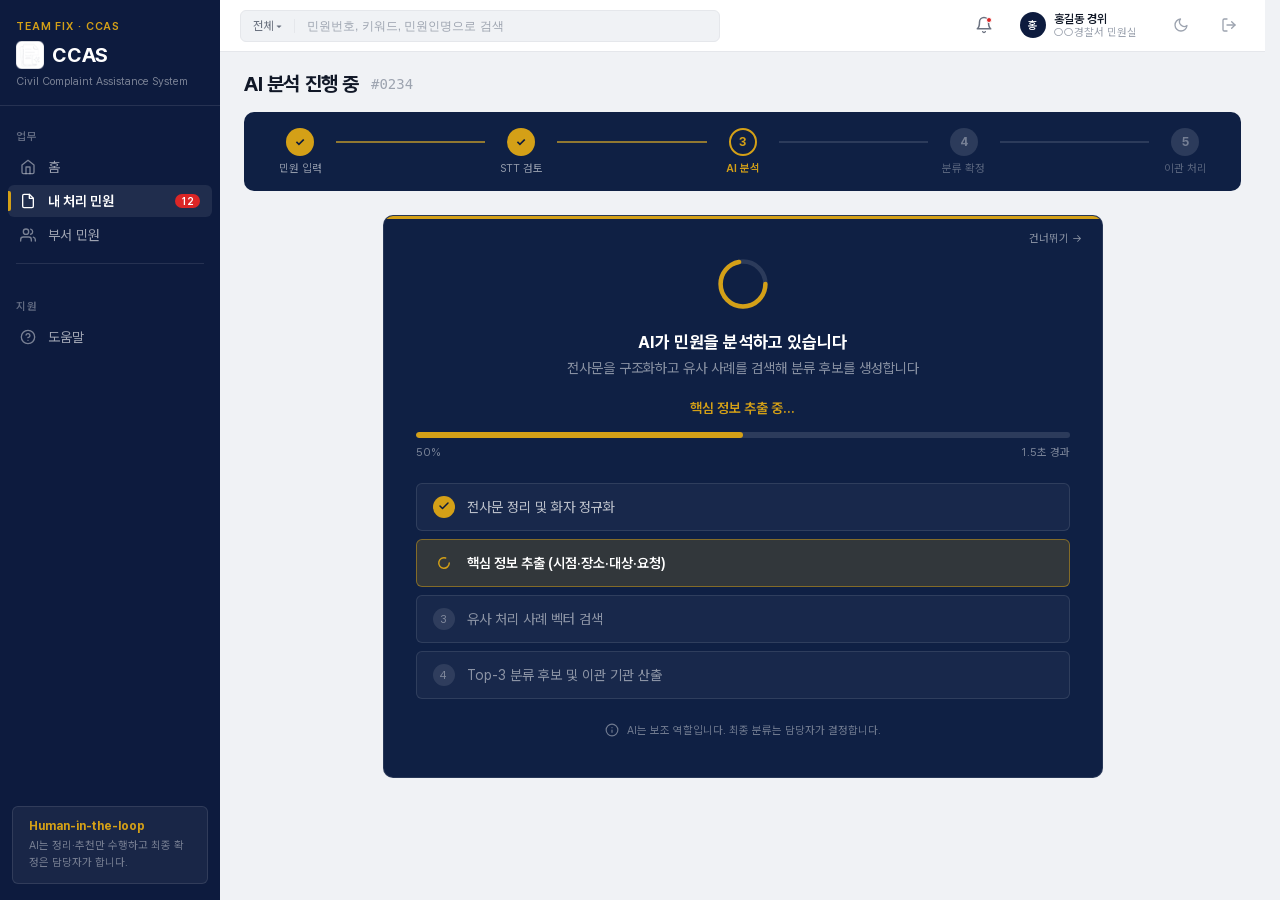
<file: preview-flow-3-analyzing.html>
<!DOCTYPE html>
<html lang="ko">
<head>
  <meta charset="UTF-8">
  <meta name="viewport" content="width=device-width, initial-scale=1">
  <title>CCAS - AI 분석 중 [프리뷰 3/5]</title>
  <link rel="icon" href="images/logo.svg" type="image/svg+xml">
  <link rel="stylesheet" href="preview-theme.css">
  <style>
    .analyzing-wrap { max-width: 720px; margin: var(--space-6) auto 0; }

    .analyzing-card {
      background: var(--color-navy-card);
      border: 1px solid var(--color-navy-border);
      border-radius: var(--radius-lg);
      padding: var(--space-10) var(--space-8);
      color: #fff; text-align: center; position: relative; overflow: hidden;
    }
    .analyzing-card::before { content:''; position: absolute; top:0; left:0; right:0; height:3px; background: var(--color-gold); }

    /* 골드 스피너 */
    .spinner { width: 56px; height: 56px; margin: 0 auto var(--space-5); position: relative; }
    .spinner svg { width: 100%; height: 100%; animation: spin 1.1s linear infinite; }
    @keyframes spin { to { transform: rotate(360deg); } }
    .spinner circle { fill: none; stroke-width: 4; }
    .spinner .track { stroke: rgba(255,255,255,0.12); }
    .spinner .head { stroke: var(--color-gold); stroke-linecap: round; stroke-dasharray: 90 200; }

    .analyzing-title { font-size: var(--fs-xl); font-weight: var(--fw-bold); margin-bottom: var(--space-2); }
    .analyzing-sub { font-size: var(--fs-md); color: rgba(255,255,255,0.5); margin-bottom: var(--space-6); }
    .analyzing-stage-label { font-size: var(--fs-md); color: var(--color-gold); font-weight: var(--fw-semibold); min-height: 20px; margin-bottom: var(--space-3); }

    /* 진행 바 */
    .pbar { height: 6px; background: rgba(255,255,255,0.12); border-radius: 3px; overflow: hidden; margin-bottom: var(--space-2); }
    .pbar__fill { height: 100%; width: 0; background: var(--color-gold); border-radius: 3px; transition: width 0.4s ease; }
    .pbar__meta { display: flex; justify-content: space-between; font-size: var(--fs-xs); color: rgba(255,255,255,0.45); font-variant-numeric: tabular-nums; margin-bottom: var(--space-6); }

    /* 체크리스트 */
    .checklist { display: flex; flex-direction: column; gap: var(--space-2); text-align: left; }
    .check-item {
      display: flex; align-items: center; gap: var(--space-3);
      padding: var(--space-3) var(--space-4);
      background: rgba(255,255,255,0.04); border: 1px solid var(--color-navy-border);
      border-radius: var(--radius-md); transition: all 0.3s;
    }
    .check-item__icon {
      width: 22px; height: 22px; border-radius: 50%; flex-shrink: 0;
      display: flex; align-items: center; justify-content: center;
      background: rgba(255,255,255,0.10); color: rgba(255,255,255,0.4);
      font-size: var(--fs-xs); transition: all 0.3s;
    }
    .check-item__label { font-size: var(--fs-md); color: rgba(255,255,255,0.5); transition: color 0.3s; flex: 1; }
    .check-item__spin { display: none; width: 14px; height: 14px; }
    .check-item__spin svg { animation: spin 0.9s linear infinite; }

    .check-item.is-active { background: var(--color-gold-light); border-color: rgba(212,160,23,0.5); }
    .check-item.is-active .check-item__icon { background: transparent; color: var(--color-gold); }
    .check-item.is-active .check-item__label { color: #fff; font-weight: var(--fw-semibold); }
    .check-item.is-active .check-item__spin { display: block; color: var(--color-gold); }
    .check-item.is-active .check-item__num { display: none; }

    .check-item.is-done .check-item__icon { background: var(--color-gold); color: var(--color-navy); }
    .check-item.is-done .check-item__label { color: rgba(255,255,255,0.7); }
    .check-item.is-done .check-item__spin { display: none; }
    .check-item.is-done .check-item__num { display: none; }
    .check-item.is-done .check-item__done { display: block; }
    .check-item__done { display: none; }

    .analyzing-foot {
      margin-top: var(--space-6); font-size: var(--fs-xs); color: rgba(255,255,255,0.4);
      display: flex; align-items: center; justify-content: center; gap: var(--space-2);
    }
    .skip-link { position: absolute; top: var(--space-4); right: var(--space-5); font-size: var(--fs-xs); color: rgba(255,255,255,0.5); cursor: pointer; }
    .skip-link:hover { color: var(--color-gold); }
  </style>
</head>
<body>
<div class="app">

  <!-- Sidebar -->
  <aside class="sidebar">
    <div class="sidebar__brand">
      <div class="sidebar__brand-label">TEAM FIX · CCAS</div>
      <div class="sidebar__brand-row"><img class="sidebar__brand-logo" src="images/logo.svg" alt="CCAS"><span class="sidebar__brand-title">CCAS</span></div>
      <div class="sidebar__brand-sub">Civil Complaint Assistance System</div>
    </div>
    <div class="sidebar__section-title">업무</div>
    <nav class="sidebar__menu">
      <a class="sidebar__item"><span class="sidebar__icon"><svg width="16" height="16" viewBox="0 0 24 24" fill="none" stroke="currentColor" stroke-width="2" stroke-linecap="round" stroke-linejoin="round"><path d="m3 9 9-7 9 7v11a2 2 0 0 1-2 2H5a2 2 0 0 1-2-2z"/><polyline points="9 22 9 12 15 12 15 22"/></svg></span>홈</a>
      <a class="sidebar__item is-active"><span class="sidebar__icon"><svg width="16" height="16" viewBox="0 0 24 24" fill="none" stroke="currentColor" stroke-width="2" stroke-linecap="round" stroke-linejoin="round"><path d="M14 2H6a2 2 0 0 0-2 2v16a2 2 0 0 0 2 2h12a2 2 0 0 0 2-2V8z"/><polyline points="14 2 14 8 20 8"/></svg></span>내 처리 민원<span class="sidebar__badge">12</span></a>
      <a class="sidebar__item"><span class="sidebar__icon"><svg width="16" height="16" viewBox="0 0 24 24" fill="none" stroke="currentColor" stroke-width="2" stroke-linecap="round" stroke-linejoin="round"><path d="M17 21v-2a4 4 0 0 0-4-4H5a4 4 0 0 0-4 4v2"/><circle cx="9" cy="7" r="4"/><path d="M23 21v-2a4 4 0 0 0-3-3.87"/><path d="M16 3.13a4 4 0 0 1 0 7.75"/></svg></span>부서 민원</a>
    </nav>
    <div class="sidebar__divider"></div>
    <div class="sidebar__section-title">지원</div>
    <nav class="sidebar__menu">
      <a class="sidebar__item"><span class="sidebar__icon"><svg width="16" height="16" viewBox="0 0 24 24" fill="none" stroke="currentColor" stroke-width="2" stroke-linecap="round" stroke-linejoin="round"><circle cx="12" cy="12" r="10"/><path d="M9.09 9a3 3 0 0 1 5.83 1c0 2-3 3-3 3"/><line x1="12" y1="17" x2="12.01" y2="17"/></svg></span>도움말</a>
    </nav>
    <div class="sidebar__hitl">
      <div class="sidebar__hitl-title">Human-in-the-loop</div>
      <div class="sidebar__hitl-desc">AI는 정리·추천만 수행하고 최종 확정은 담당자가 합니다.</div>
    </div>
  </aside>

  <!-- Topbar -->
  <header class="topbar">
    <div class="topbar__search"><span class="topbar__search-scope">전체 ▾</span><input type="text" placeholder="민원번호, 키워드, 민원인명으로 검색"></div>
    <div class="topbar__right">
      <button class="topbar__notification" aria-label="알림"><svg width="18" height="18" viewBox="0 0 24 24" fill="none" stroke="currentColor" stroke-width="2" stroke-linecap="round" stroke-linejoin="round"><path d="M6 8a6 6 0 0 1 12 0c0 7 3 9 3 9H3s3-2 3-9"/><path d="M10.3 21a1.94 1.94 0 0 0 3.4 0"/></svg><span class="topbar__notification-dot"></span></button>
      <div class="topbar__user"><div class="topbar__avatar">홍</div><div class="topbar__user-info"><span class="topbar__user-name">홍길동 경위</span><span class="topbar__user-dept">○○경찰서 민원실</span></div></div>
      <button class="topbar__icon-btn" id="themeToggle" aria-label="테마 전환"><svg width="16" height="16" viewBox="0 0 24 24" fill="none" stroke="currentColor" stroke-width="2" stroke-linecap="round" stroke-linejoin="round"><path d="M21 12.79A9 9 0 1 1 11.21 3 7 7 0 0 0 21 12.79z"/></svg></button>
      <button class="topbar__icon-btn" aria-label="로그아웃"><svg width="16" height="16" viewBox="0 0 24 24" fill="none" stroke="currentColor" stroke-width="2" stroke-linecap="round" stroke-linejoin="round"><path d="M9 21H5a2 2 0 0 1-2-2V5a2 2 0 0 1 2-2h4"/><polyline points="16 17 21 12 16 7"/><line x1="21" y1="12" x2="9" y2="12"/></svg></button>
    </div>
  </header>

  <!-- Main -->
  <main class="main">

    <div class="page-header">
      <div class="page-header__left">
        <h1 class="page-header__title">AI 분석 진행 중</h1>
        <span class="page-header__case-id">#0234</span>
      </div>
    </div>

    <!-- Stepper -->
    <div class="stepper">
      <div class="stepper__step is-done"><div class="stepper__dot">✓</div><span class="stepper__label">민원 입력</span></div>
      <div class="stepper__line"></div>
      <div class="stepper__step is-done"><div class="stepper__dot">✓</div><span class="stepper__label">STT 검토</span></div>
      <div class="stepper__line"></div>
      <div class="stepper__step is-current"><div class="stepper__dot">3</div><span class="stepper__label">AI 분석</span></div>
      <div class="stepper__line"></div>
      <div class="stepper__step"><div class="stepper__dot">4</div><span class="stepper__label">분류 확정</span></div>
      <div class="stepper__line"></div>
      <div class="stepper__step"><div class="stepper__dot">5</div><span class="stepper__label">이관 처리</span></div>
    </div>

    <div class="analyzing-wrap">
      <div class="analyzing-card">
        <span class="skip-link" onclick="goNext('preview-flow-4-classify.html')">건너뛰기 →</span>

        <div class="spinner">
          <svg viewBox="0 0 50 50"><circle class="track" cx="25" cy="25" r="20"/><circle class="head" cx="25" cy="25" r="20"/></svg>
        </div>

        <div class="analyzing-title">AI가 민원을 분석하고 있습니다</div>
        <div class="analyzing-sub">전사문을 구조화하고 유사 사례를 검색해 분류 후보를 생성합니다</div>

        <div class="analyzing-stage-label" id="stageLabel">전사문을 정리하는 중…</div>
        <div class="pbar"><div class="pbar__fill" id="pbarFill"></div></div>
        <div class="pbar__meta"><span id="pbarPct">0%</span><span id="elapsed">0.0초 경과</span></div>

        <div class="checklist" id="checklist">
          <div class="check-item" data-label="전사문 정리 중…">
            <div class="check-item__icon">
              <span class="check-item__num">1</span>
              <span class="check-item__spin"><svg width="14" height="14" viewBox="0 0 24 24" fill="none" stroke="currentColor" stroke-width="2.5" stroke-linecap="round"><path d="M21 12a9 9 0 1 1-6.219-8.56"/></svg></span>
              <span class="check-item__done"><svg width="12" height="12" viewBox="0 0 24 24" fill="none" stroke="currentColor" stroke-width="3" stroke-linecap="round" stroke-linejoin="round"><polyline points="20 6 9 17 4 12"/></svg></span>
            </div>
            <span class="check-item__label">전사문 정리 및 화자 정규화</span>
          </div>
          <div class="check-item" data-label="핵심 정보 추출 중…">
            <div class="check-item__icon">
              <span class="check-item__num">2</span>
              <span class="check-item__spin"><svg width="14" height="14" viewBox="0 0 24 24" fill="none" stroke="currentColor" stroke-width="2.5" stroke-linecap="round"><path d="M21 12a9 9 0 1 1-6.219-8.56"/></svg></span>
              <span class="check-item__done"><svg width="12" height="12" viewBox="0 0 24 24" fill="none" stroke="currentColor" stroke-width="3" stroke-linecap="round" stroke-linejoin="round"><polyline points="20 6 9 17 4 12"/></svg></span>
            </div>
            <span class="check-item__label">핵심 정보 추출 (시점·장소·대상·요청)</span>
          </div>
          <div class="check-item" data-label="유사 사례 벡터 검색 중…">
            <div class="check-item__icon">
              <span class="check-item__num">3</span>
              <span class="check-item__spin"><svg width="14" height="14" viewBox="0 0 24 24" fill="none" stroke="currentColor" stroke-width="2.5" stroke-linecap="round"><path d="M21 12a9 9 0 1 1-6.219-8.56"/></svg></span>
              <span class="check-item__done"><svg width="12" height="12" viewBox="0 0 24 24" fill="none" stroke="currentColor" stroke-width="3" stroke-linecap="round" stroke-linejoin="round"><polyline points="20 6 9 17 4 12"/></svg></span>
            </div>
            <span class="check-item__label">유사 처리 사례 벡터 검색</span>
          </div>
          <div class="check-item" data-label="분류 후보 생성 중…">
            <div class="check-item__icon">
              <span class="check-item__num">4</span>
              <span class="check-item__spin"><svg width="14" height="14" viewBox="0 0 24 24" fill="none" stroke="currentColor" stroke-width="2.5" stroke-linecap="round"><path d="M21 12a9 9 0 1 1-6.219-8.56"/></svg></span>
              <span class="check-item__done"><svg width="12" height="12" viewBox="0 0 24 24" fill="none" stroke="currentColor" stroke-width="3" stroke-linecap="round" stroke-linejoin="round"><polyline points="20 6 9 17 4 12"/></svg></span>
            </div>
            <span class="check-item__label">Top-3 분류 후보 및 이관 기관 산출</span>
          </div>
        </div>

        <div class="analyzing-foot">
          <svg width="14" height="14" viewBox="0 0 24 24" fill="none" stroke="currentColor" stroke-width="2" stroke-linecap="round" stroke-linejoin="round"><circle cx="12" cy="12" r="10"/><line x1="12" y1="16" x2="12" y2="12"/><line x1="12" y1="8" x2="12.01" y2="8"/></svg>
          <span>AI는 보조 역할입니다. 최종 분류는 담당자가 결정합니다.</span>
        </div>
      </div>
    </div>

  </main>
</div>

<script src="preview-flow.js"></script>
<script>
  // 분석 로딩 시뮬레이션 → 완료 후 4단계 자동 이동
  (function () {
    var items = Array.from(document.querySelectorAll('.check-item'));
    var stageLabel = document.getElementById('stageLabel');
    var pbarFill = document.getElementById('pbarFill');
    var pbarPct = document.getElementById('pbarPct');
    var elapsed = document.getElementById('elapsed');

    var stageDuration = 1000;          // 각 단계 길이(ms)
    var total = items.length;
    var start = performance.now();

    // 경과 시간 카운터
    var timer = setInterval(function () {
      var s = (performance.now() - start) / 1000;
      elapsed.textContent = s.toFixed(1) + '초 경과';
    }, 100);

    function runStage(i) {
      if (i >= total) {
        clearInterval(timer);
        pbarFill.style.width = '100%';
        pbarPct.textContent = '100%';
        stageLabel.textContent = '분석 완료 · 결과를 불러옵니다';
        setTimeout(function () { goNext('preview-flow-4-classify.html'); }, 600);
        return;
      }
      var item = items[i];
      item.classList.add('is-active');
      stageLabel.textContent = item.getAttribute('data-label');

      var pct = Math.round(((i + 1) / total) * 100);
      pbarFill.style.width = pct + '%';
      pbarPct.textContent = pct + '%';

      setTimeout(function () {
        item.classList.remove('is-active');
        item.classList.add('is-done');
        runStage(i + 1);
      }, stageDuration);
    }

    setTimeout(function () { runStage(0); }, 400);
  })();
</script>
</body>
</html>
</file>
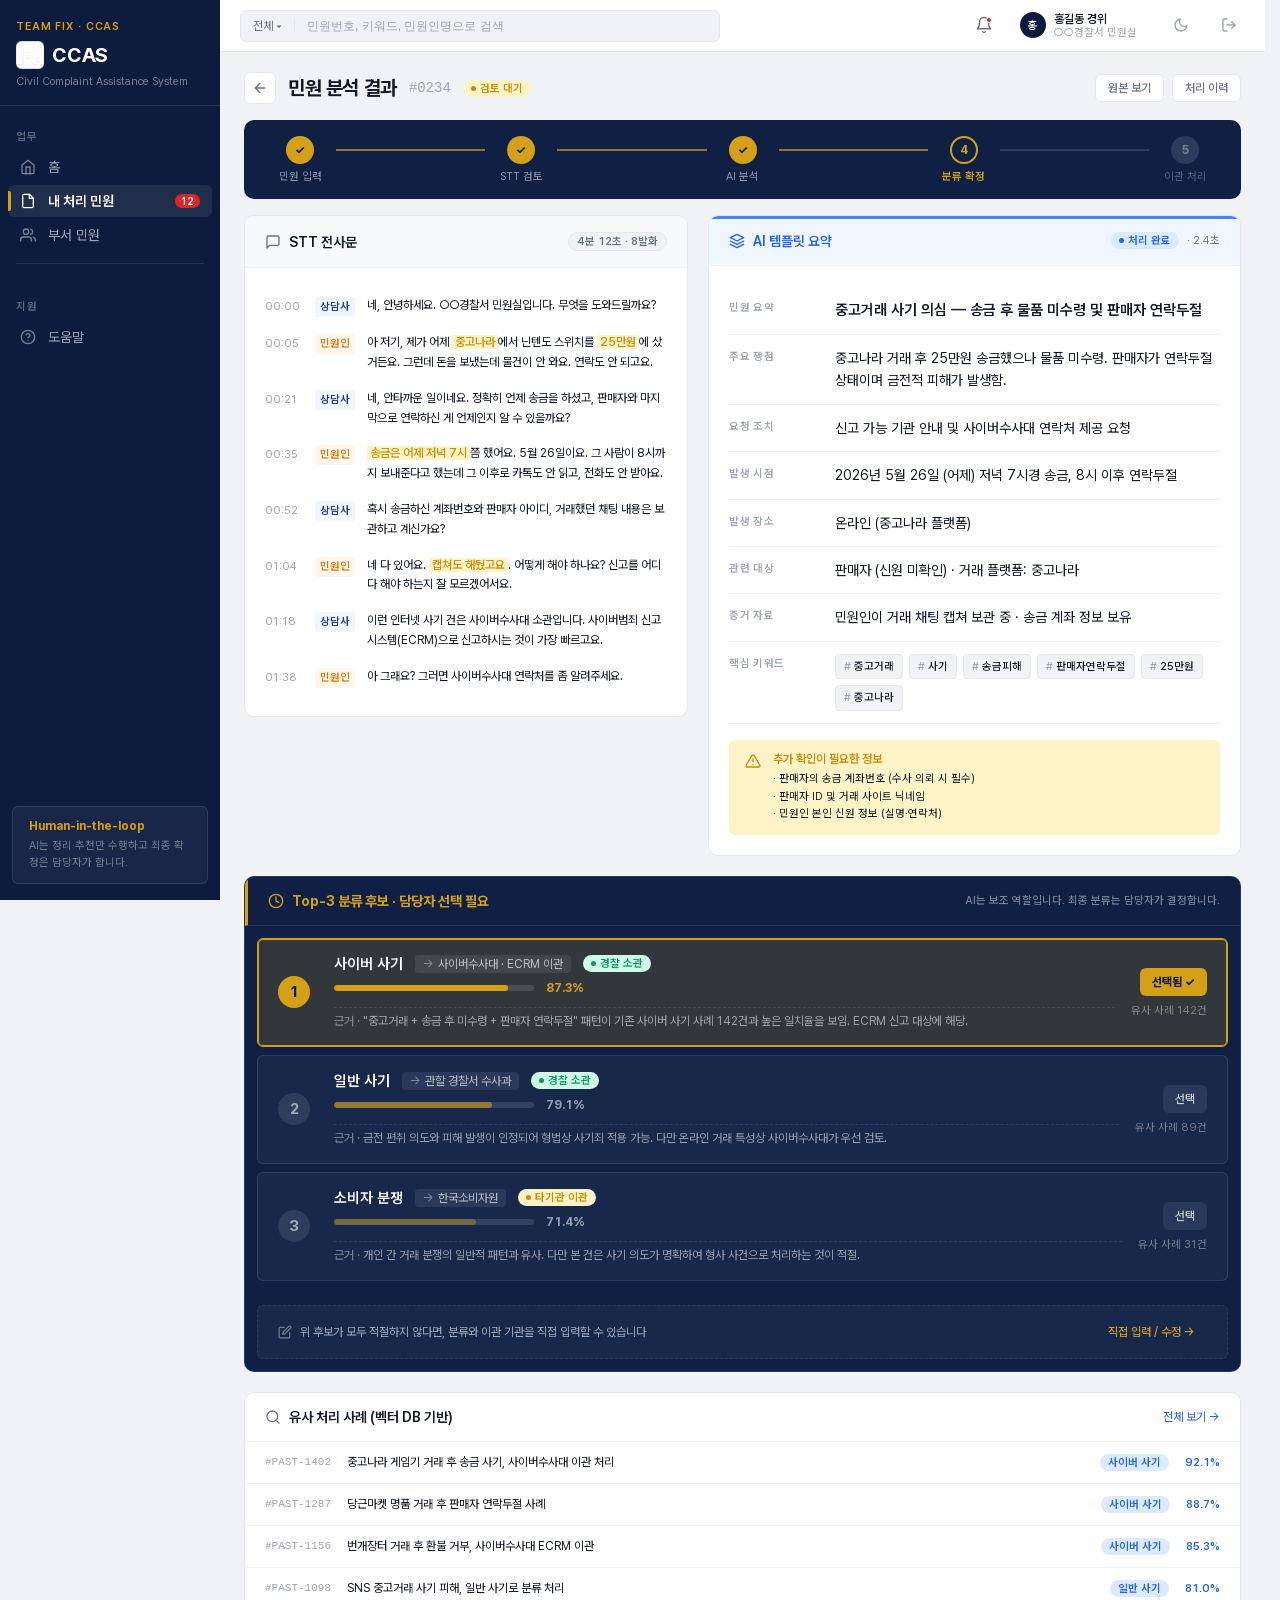
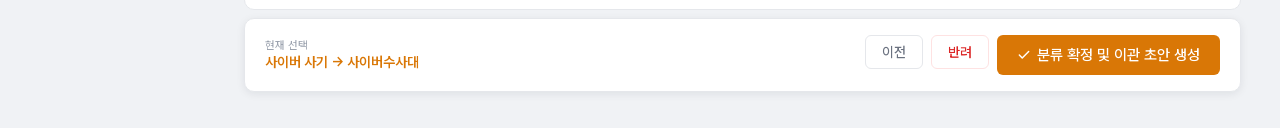
<file: preview-flow-4-classify.html>
<!DOCTYPE html>
<html lang="ko">
<head>
  <meta charset="UTF-8">
  <meta name="viewport" content="width=device-width, initial-scale=1">
  <title>CCAS - 분류 확정 [프리뷰 4/5]</title>
  <link rel="icon" href="images/logo.svg" type="image/svg+xml">
  <link rel="stylesheet" href="preview-theme.css">
  <style>
    /* 분석 결과 그리드 */
    .analysis-grid { display: grid; grid-template-columns: 1fr 1.2fr; gap: var(--space-5); align-items: start; margin-bottom: var(--space-5); }

    /* 좌측: STT */
    .source-card { background: var(--color-surface); border: 1px solid var(--color-border); border-radius: var(--radius-lg); overflow: hidden; }
    .source-card__header { display: flex; align-items: center; justify-content: space-between; padding: var(--space-4) var(--space-5); border-bottom: 1px solid var(--color-divider); background: var(--color-surface-alt); }
    .source-card__title { display: flex; align-items: center; gap: var(--space-2); font-size: var(--fs-md); font-weight: var(--fw-semibold); }
    .source-card__body { padding: var(--space-5); max-height: 520px; overflow-y: auto; }
    .source-line { display: flex; gap: var(--space-3); padding: var(--space-2) 0; font-size: var(--fs-sm); line-height: 1.65; }
    .source-line__time { font-size: var(--fs-xs); color: var(--color-text-tertiary); font-variant-numeric: tabular-nums; flex-shrink: 0; padding-top: 2px; min-width: 38px; }
    .source-line__speaker { font-size: var(--fs-xs); font-weight: var(--fw-semibold); padding: 1px 5px; border-radius: 3px; flex-shrink: 0; align-self: flex-start; margin-top: 1px; }
    .source-line__speaker--o { background: var(--color-primary-subtle); color: var(--color-primary); }
    .source-line__speaker--c { background: var(--color-human-subtle); color: var(--color-human); }
    .source-line__text { flex: 1; }
    .keyword-hl { background: var(--color-warning-light); color: var(--color-warning); padding: 0 3px; border-radius: 2px; font-weight: var(--fw-medium); }

    /* 우측: AI 요약 */
    .ai-card { background: var(--color-surface); border: 1px solid var(--color-ai-light); border-radius: var(--radius-lg); overflow: hidden; position: relative; }
    .ai-card::before { content:''; position: absolute; top: 0; left: 0; right: 0; height: 3px; background: var(--color-ai); opacity: 0.8; }
    .ai-card__header { display: flex; align-items: center; justify-content: space-between; padding: var(--space-4) var(--space-5); border-bottom: 1px solid var(--color-divider); background: var(--color-ai-subtle); }
    .ai-card__title { display: flex; align-items: center; gap: var(--space-2); font-size: var(--fs-md); font-weight: var(--fw-semibold); color: var(--color-ai); }
    .ai-card__title-icon { width: 16px; height: 16px; }
    .ai-card__meta { font-size: var(--fs-xs); color: var(--color-text-secondary); display: flex; gap: var(--space-2); align-items: center; }
    .ai-card__body { padding: var(--space-5); }
    .summary-block { padding: var(--space-3) 0; display: grid; grid-template-columns: 90px 1fr; gap: var(--space-4); align-items: flex-start; border-bottom: 1px solid var(--color-divider); }
    .summary-block:last-child { border-bottom: none; }
    .summary-block__label { font-size: var(--fs-xs); color: var(--color-text-tertiary); font-weight: var(--fw-semibold); text-transform: uppercase; letter-spacing: 0.04em; padding-top: 3px; }
    .summary-block__value { font-size: var(--fs-md); line-height: 1.6; }
    .summary-block__value--strong { font-weight: var(--fw-semibold); font-size: var(--fs-lg); }
    .keywords { display: flex; flex-wrap: wrap; gap: 6px; }
    .keyword-chip { display: inline-flex; align-items: center; gap: 3px; padding: 3px 8px; background: var(--color-bg); border: 1px solid var(--color-border); border-radius: 4px; font-size: var(--fs-xs); font-weight: var(--fw-medium); }
    .keyword-chip::before { content: '#'; color: var(--color-text-tertiary); }
    .missing-info { margin-top: var(--space-4); padding: var(--space-3) var(--space-4); background: var(--color-warning-light); border-radius: var(--radius-md); display: flex; gap: var(--space-3); }
    .missing-info__icon { color: var(--color-warning); flex-shrink: 0; padding-top: 1px; }
    .missing-info__title { font-size: var(--fs-sm); font-weight: var(--fw-semibold); color: var(--color-warning); margin-bottom: var(--space-1); }
    .missing-info__list { font-size: var(--fs-xs); line-height: 1.6; }

    /* Top-3 후보 (다크) */
    .candidates-section { background: var(--color-navy-card); border: 1px solid var(--color-navy-border); border-radius: var(--radius-lg); overflow: hidden; margin-bottom: var(--space-5); color: #fff; }
    .candidates-header { display: flex; align-items: center; justify-content: space-between; padding: var(--space-4) var(--space-5); border-bottom: 1px solid var(--color-navy-border); border-left: 3px solid var(--color-gold); }
    .candidates-header__title { display: flex; align-items: center; gap: var(--space-2); font-size: var(--fs-md); font-weight: var(--fw-bold); color: var(--color-gold); }
    .candidates-header__title-icon { width: 16px; height: 16px; }
    .candidates-header__hint { font-size: var(--fs-xs); color: rgba(255,255,255,0.45); font-weight: var(--fw-medium); }
    .candidates-list { padding: var(--space-3); display: flex; flex-direction: column; gap: var(--space-2); }
    .candidate { display: grid; grid-template-columns: 40px 1fr auto; gap: var(--space-4); padding: var(--space-4) var(--space-5); background: rgba(255,255,255,0.04); border: 1px solid var(--color-navy-border); border-radius: var(--radius-md); transition: all 0.15s; cursor: pointer; align-items: center; }
    .candidate:hover { border-color: rgba(212,160,23,0.5); background: rgba(255,255,255,0.07); }
    .candidate.is-selected { border-color: var(--color-gold); background: var(--color-gold-light); box-shadow: inset 0 0 0 1px var(--color-gold); }
    .candidate__rank { width: 32px; height: 32px; border-radius: 50%; background: rgba(255,255,255,0.10); color: rgba(255,255,255,0.55); display: flex; align-items: center; justify-content: center; font-size: var(--fs-lg); font-weight: var(--fw-bold); font-variant-numeric: tabular-nums; }
    .candidate:first-child .candidate__rank { background: var(--color-gold); color: var(--color-navy); }
    .candidate__main { display: flex; flex-direction: column; gap: var(--space-2); min-width: 0; }
    .candidate__top-row { display: flex; align-items: center; gap: var(--space-3); flex-wrap: wrap; }
    .candidate__category { font-size: var(--fs-lg); font-weight: var(--fw-semibold); color: #fff; }
    .candidate__agency { display: inline-flex; align-items: center; gap: 4px; font-size: var(--fs-sm); color: rgba(255,255,255,0.65); padding: 2px 8px; background: rgba(255,255,255,0.08); border-radius: 4px; }
    .candidate__agency::before { content: '→'; color: rgba(255,255,255,0.4); }
    .candidate__similarity { display: flex; align-items: center; gap: var(--space-3); }
    .similarity-bar { flex: 1; max-width: 200px; height: 6px; background: rgba(255,255,255,0.12); border-radius: 3px; overflow: hidden; }
    .similarity-bar__fill { height: 100%; background: var(--color-gold); border-radius: 3px; }
    .candidate:nth-child(2) .similarity-bar__fill { opacity: 0.6; }
    .candidate:nth-child(3) .similarity-bar__fill { opacity: 0.4; }
    .similarity-value { font-size: var(--fs-sm); font-weight: var(--fw-bold); color: var(--color-gold); font-variant-numeric: tabular-nums; min-width: 42px; }
    .candidate__reason { font-size: var(--fs-sm); color: rgba(255,255,255,0.55); line-height: 1.5; padding-top: var(--space-1); border-top: 1px dashed var(--color-navy-border); margin-top: var(--space-1); }
    .candidate__reason::before { content: '근거 · '; color: rgba(255,255,255,0.4); font-weight: var(--fw-medium); }
    .candidate__action { display: flex; flex-direction: column; align-items: flex-end; gap: var(--space-2); }
    .candidate__similar-cases { font-size: var(--fs-xs); color: rgba(255,255,255,0.4); }
    .manual-option { margin: var(--space-3); padding: var(--space-3) var(--space-5); background: rgba(255,255,255,0.04); border: 1px dashed var(--color-navy-border); border-radius: var(--radius-md); display: flex; align-items: center; justify-content: space-between; gap: var(--space-3); }
    .manual-option__text { font-size: var(--fs-sm); color: rgba(255,255,255,0.6); display: flex; align-items: center; gap: var(--space-2); }
    .manual-option__icon { color: rgba(255,255,255,0.4); }
    .manual-option .btn--ghost { color: var(--color-gold); }
    .manual-option .btn--ghost:hover { background: rgba(212,160,23,0.12); }

    /* 유사 사례 */
    .similar-cases-card { background: var(--color-surface); border: 1px solid var(--color-border); border-radius: var(--radius-lg); overflow: hidden; }
    .similar-cases-card__header { padding: var(--space-4) var(--space-5); border-bottom: 1px solid var(--color-divider); display: flex; align-items: center; justify-content: space-between; }
    .similar-cases-card__title { display: flex; align-items: center; gap: var(--space-2); font-size: var(--fs-md); font-weight: var(--fw-semibold); }
    .card__action { font-size: var(--fs-sm); color: var(--color-ai); cursor: pointer; }
    .similar-case-row { display: grid; grid-template-columns: auto 1fr auto auto; gap: var(--space-4); align-items: center; padding: var(--space-3) var(--space-5); border-bottom: 1px solid var(--color-divider); font-size: var(--fs-sm); cursor: pointer; transition: background 0.1s; }
    .similar-case-row:hover { background: var(--color-surface-alt); }
    .similar-case-row:last-child { border-bottom: none; }
    .similar-case-row__id { font-family: var(--font-mono); font-size: var(--fs-xs); color: var(--color-text-tertiary); min-width: 60px; }
    .similar-case-row__summary { overflow: hidden; text-overflow: ellipsis; white-space: nowrap; }
    .similar-case-row__sim { font-variant-numeric: tabular-nums; font-weight: var(--fw-semibold); color: var(--color-ai); font-size: var(--fs-xs); }

    /* 액션 바 status */
    .action-bar__selected { display: flex; flex-direction: column; gap: 2px; }
    .action-bar__selected-label { font-size: var(--fs-xs); color: var(--color-text-tertiary); }
    .action-bar__selected-value { font-size: var(--fs-md); font-weight: var(--fw-semibold); color: var(--color-human); }

    @media (max-width: 900px) { .analysis-grid { grid-template-columns: 1fr; } .source-card__body { max-height: none; } }
    @media (max-width: 640px) {
      .candidate { grid-template-columns: 32px 1fr; gap: var(--space-3); padding: var(--space-4); }
      .candidate__action { grid-column: 1 / -1; align-items: stretch; }
      .similarity-bar { max-width: none; }
      .summary-block { grid-template-columns: 1fr; gap: var(--space-1); }
      .manual-option { align-items: stretch; flex-direction: column; }
    }
  </style>
</head>
<body>
<div class="app">

  <!-- Sidebar -->
  <aside class="sidebar">
    <div class="sidebar__brand">
      <div class="sidebar__brand-label">TEAM FIX · CCAS</div>
      <div class="sidebar__brand-row"><img class="sidebar__brand-logo" src="images/logo.svg" alt="CCAS"><span class="sidebar__brand-title">CCAS</span></div>
      <div class="sidebar__brand-sub">Civil Complaint Assistance System</div>
    </div>
    <div class="sidebar__section-title">업무</div>
    <nav class="sidebar__menu">
      <a class="sidebar__item"><span class="sidebar__icon"><svg width="16" height="16" viewBox="0 0 24 24" fill="none" stroke="currentColor" stroke-width="2" stroke-linecap="round" stroke-linejoin="round"><path d="m3 9 9-7 9 7v11a2 2 0 0 1-2 2H5a2 2 0 0 1-2-2z"/><polyline points="9 22 9 12 15 12 15 22"/></svg></span>홈</a>
      <a class="sidebar__item is-active"><span class="sidebar__icon"><svg width="16" height="16" viewBox="0 0 24 24" fill="none" stroke="currentColor" stroke-width="2" stroke-linecap="round" stroke-linejoin="round"><path d="M14 2H6a2 2 0 0 0-2 2v16a2 2 0 0 0 2 2h12a2 2 0 0 0 2-2V8z"/><polyline points="14 2 14 8 20 8"/></svg></span>내 처리 민원<span class="sidebar__badge">12</span></a>
      <a class="sidebar__item"><span class="sidebar__icon"><svg width="16" height="16" viewBox="0 0 24 24" fill="none" stroke="currentColor" stroke-width="2" stroke-linecap="round" stroke-linejoin="round"><path d="M17 21v-2a4 4 0 0 0-4-4H5a4 4 0 0 0-4 4v2"/><circle cx="9" cy="7" r="4"/><path d="M23 21v-2a4 4 0 0 0-3-3.87"/><path d="M16 3.13a4 4 0 0 1 0 7.75"/></svg></span>부서 민원</a>
    </nav>
    <div class="sidebar__divider"></div>
    <div class="sidebar__section-title">지원</div>
    <nav class="sidebar__menu">
      <a class="sidebar__item"><span class="sidebar__icon"><svg width="16" height="16" viewBox="0 0 24 24" fill="none" stroke="currentColor" stroke-width="2" stroke-linecap="round" stroke-linejoin="round"><circle cx="12" cy="12" r="10"/><path d="M9.09 9a3 3 0 0 1 5.83 1c0 2-3 3-3 3"/><line x1="12" y1="17" x2="12.01" y2="17"/></svg></span>도움말</a>
    </nav>
    <div class="sidebar__hitl">
      <div class="sidebar__hitl-title">Human-in-the-loop</div>
      <div class="sidebar__hitl-desc">AI는 정리·추천만 수행하고 최종 확정은 담당자가 합니다.</div>
    </div>
  </aside>

  <!-- Topbar -->
  <header class="topbar">
    <div class="topbar__search"><span class="topbar__search-scope">전체 ▾</span><input type="text" placeholder="민원번호, 키워드, 민원인명으로 검색"></div>
    <div class="topbar__right">
      <button class="topbar__notification" aria-label="알림"><svg width="18" height="18" viewBox="0 0 24 24" fill="none" stroke="currentColor" stroke-width="2" stroke-linecap="round" stroke-linejoin="round"><path d="M6 8a6 6 0 0 1 12 0c0 7 3 9 3 9H3s3-2 3-9"/><path d="M10.3 21a1.94 1.94 0 0 0 3.4 0"/></svg><span class="topbar__notification-dot"></span></button>
      <div class="topbar__user"><div class="topbar__avatar">홍</div><div class="topbar__user-info"><span class="topbar__user-name">홍길동 경위</span><span class="topbar__user-dept">○○경찰서 민원실</span></div></div>
      <button class="topbar__icon-btn" id="themeToggle" aria-label="테마 전환"><svg width="16" height="16" viewBox="0 0 24 24" fill="none" stroke="currentColor" stroke-width="2" stroke-linecap="round" stroke-linejoin="round"><path d="M21 12.79A9 9 0 1 1 11.21 3 7 7 0 0 0 21 12.79z"/></svg></button>
      <button class="topbar__icon-btn" aria-label="로그아웃"><svg width="16" height="16" viewBox="0 0 24 24" fill="none" stroke="currentColor" stroke-width="2" stroke-linecap="round" stroke-linejoin="round"><path d="M9 21H5a2 2 0 0 1-2-2V5a2 2 0 0 1 2-2h4"/><polyline points="16 17 21 12 16 7"/><line x1="21" y1="12" x2="9" y2="12"/></svg></button>
    </div>
  </header>

  <!-- Main -->
  <main class="main">

    <div class="page-header">
      <div class="page-header__left">
        <button class="page-header__back" onclick="goNext('preview-flow-2-stt.html')" aria-label="뒤로"><svg width="16" height="16" viewBox="0 0 24 24" fill="none" stroke="currentColor" stroke-width="2" stroke-linecap="round" stroke-linejoin="round"><line x1="19" y1="12" x2="5" y2="12"/><polyline points="12 19 5 12 12 5"/></svg></button>
        <h1 class="page-header__title">민원 분석 결과</h1>
        <span class="page-header__case-id">#0234</span>
        <span class="badge badge--warning badge--dot">검토 대기</span>
      </div>
      <div class="page-header__actions">
        <button class="btn btn--secondary btn--sm">원본 보기</button>
        <button class="btn btn--secondary btn--sm">처리 이력</button>
      </div>
    </div>

    <!-- Stepper -->
    <div class="stepper">
      <div class="stepper__step is-done"><div class="stepper__dot">✓</div><span class="stepper__label">민원 입력</span></div>
      <div class="stepper__line"></div>
      <div class="stepper__step is-done"><div class="stepper__dot">✓</div><span class="stepper__label">STT 검토</span></div>
      <div class="stepper__line"></div>
      <div class="stepper__step is-done"><div class="stepper__dot">✓</div><span class="stepper__label">AI 분석</span></div>
      <div class="stepper__line"></div>
      <div class="stepper__step is-current"><div class="stepper__dot">4</div><span class="stepper__label">분류 확정</span></div>
      <div class="stepper__line"></div>
      <div class="stepper__step"><div class="stepper__dot">5</div><span class="stepper__label">이관 처리</span></div>
    </div>

    <!-- 분석 결과 그리드 -->
    <div class="analysis-grid">
      <!-- 좌측: STT -->
      <section class="source-card">
        <div class="source-card__header">
          <div class="source-card__title"><svg width="16" height="16" viewBox="0 0 24 24" fill="none" stroke="currentColor" stroke-width="2" stroke-linecap="round" stroke-linejoin="round" style="color: var(--color-text-secondary);"><path d="M21 15a2 2 0 0 1-2 2H7l-4 4V5a2 2 0 0 1 2-2h14a2 2 0 0 1 2 2z"/></svg>STT 전사문</div>
          <span class="badge badge--neutral">4분 12초 · 8발화</span>
        </div>
        <div class="source-card__body">
          <div class="source-line"><span class="source-line__time">00:00</span><span class="source-line__speaker source-line__speaker--o">상담사</span><span class="source-line__text">네, 안녕하세요. ○○경찰서 민원실입니다. 무엇을 도와드릴까요?</span></div>
          <div class="source-line"><span class="source-line__time">00:05</span><span class="source-line__speaker source-line__speaker--c">민원인</span><span class="source-line__text">아 저기, 제가 어제 <span class="keyword-hl">중고나라</span>에서 닌텐도 스위치를 <span class="keyword-hl">25만원</span>에 샀거든요. 그런데 돈을 보냈는데 물건이 안 와요. 연락도 안 되고요.</span></div>
          <div class="source-line"><span class="source-line__time">00:21</span><span class="source-line__speaker source-line__speaker--o">상담사</span><span class="source-line__text">네, 안타까운 일이네요. 정확히 언제 송금을 하셨고, 판매자와 마지막으로 연락하신 게 언제인지 알 수 있을까요?</span></div>
          <div class="source-line"><span class="source-line__time">00:35</span><span class="source-line__speaker source-line__speaker--c">민원인</span><span class="source-line__text"><span class="keyword-hl">송금은 어제 저녁 7시</span>쯤 했어요. 5월 26일이요. 그 사람이 8시까지 보내준다고 했는데 그 이후로 카톡도 안 읽고, 전화도 안 받아요.</span></div>
          <div class="source-line"><span class="source-line__time">00:52</span><span class="source-line__speaker source-line__speaker--o">상담사</span><span class="source-line__text">혹시 송금하신 계좌번호와 판매자 아이디, 거래했던 채팅 내용은 보관하고 계신가요?</span></div>
          <div class="source-line"><span class="source-line__time">01:04</span><span class="source-line__speaker source-line__speaker--c">민원인</span><span class="source-line__text">네 다 있어요. <span class="keyword-hl">캡쳐도 해뒀고요</span>. 어떻게 해야 하나요? 신고를 어디다 해야 하는지 잘 모르겠어서요.</span></div>
          <div class="source-line"><span class="source-line__time">01:18</span><span class="source-line__speaker source-line__speaker--o">상담사</span><span class="source-line__text">이런 인터넷 사기 건은 사이버수사대 소관입니다. 사이버범죄 신고시스템(ECRM)으로 신고하시는 것이 가장 빠르고요.</span></div>
          <div class="source-line"><span class="source-line__time">01:38</span><span class="source-line__speaker source-line__speaker--c">민원인</span><span class="source-line__text">아 그래요? 그러면 사이버수사대 연락처를 좀 알려주세요.</span></div>
        </div>
      </section>

      <!-- 우측: AI 요약 -->
      <section class="ai-card">
        <div class="ai-card__header">
          <div class="ai-card__title"><svg class="ai-card__title-icon" viewBox="0 0 24 24" fill="none" stroke="currentColor" stroke-width="2" stroke-linecap="round" stroke-linejoin="round"><path d="M12 2L2 7l10 5 10-5-10-5z"/><path d="M2 17l10 5 10-5"/><path d="M2 12l10 5 10-5"/></svg>AI 템플릿 요약</div>
          <div class="ai-card__meta"><span class="badge badge--ai badge--dot">처리 완료</span><span>· 2.4초</span></div>
        </div>
        <div class="ai-card__body">
          <div class="summary-block"><div class="summary-block__label">민원 요약</div><div class="summary-block__value summary-block__value--strong">중고거래 사기 의심 — 송금 후 물품 미수령 및 판매자 연락두절</div></div>
          <div class="summary-block"><div class="summary-block__label">주요 쟁점</div><div class="summary-block__value">중고나라 거래 후 25만원 송금했으나 물품 미수령. 판매자가 연락두절 상태이며 금전적 피해가 발생함.</div></div>
          <div class="summary-block"><div class="summary-block__label">요청 조치</div><div class="summary-block__value">신고 가능 기관 안내 및 사이버수사대 연락처 제공 요청</div></div>
          <div class="summary-block"><div class="summary-block__label">발생 시점</div><div class="summary-block__value">2026년 5월 26일 (어제) 저녁 7시경 송금, 8시 이후 연락두절</div></div>
          <div class="summary-block"><div class="summary-block__label">발생 장소</div><div class="summary-block__value">온라인 (중고나라 플랫폼)</div></div>
          <div class="summary-block"><div class="summary-block__label">관련 대상</div><div class="summary-block__value">판매자 (신원 미확인) · 거래 플랫폼: 중고나라</div></div>
          <div class="summary-block"><div class="summary-block__label">증거 자료</div><div class="summary-block__value">민원인이 거래 채팅 캡쳐 보관 중 · 송금 계좌 정보 보유</div></div>
          <div class="summary-block"><div class="summary-block__label">핵심 키워드</div><div class="summary-block__value"><div class="keywords"><span class="keyword-chip">중고거래</span><span class="keyword-chip">사기</span><span class="keyword-chip">송금피해</span><span class="keyword-chip">판매자연락두절</span><span class="keyword-chip">25만원</span><span class="keyword-chip">중고나라</span></div></div></div>
          <div class="missing-info">
            <div class="missing-info__icon"><svg width="16" height="16" viewBox="0 0 24 24" fill="none" stroke="currentColor" stroke-width="2" stroke-linecap="round" stroke-linejoin="round"><path d="M10.29 3.86L1.82 18a2 2 0 0 0 1.71 3h16.94a2 2 0 0 0 1.71-3L13.71 3.86a2 2 0 0 0-3.42 0z"/><line x1="12" y1="9" x2="12" y2="13"/><line x1="12" y1="17" x2="12.01" y2="17"/></svg></div>
            <div class="missing-info__content">
              <div class="missing-info__title">추가 확인이 필요한 정보</div>
              <div class="missing-info__list">· 판매자의 송금 계좌번호 (수사 의뢰 시 필수)<br>· 판매자 ID 및 거래 사이트 닉네임<br>· 민원인 본인 신원 정보 (실명·연락처)</div>
            </div>
          </div>
        </div>
      </section>
    </div>

    <!-- Top-3 분류 후보 -->
    <section class="candidates-section">
      <div class="candidates-header">
        <div class="candidates-header__title"><svg class="candidates-header__title-icon" viewBox="0 0 24 24" fill="none" stroke="currentColor" stroke-width="2" stroke-linecap="round" stroke-linejoin="round"><circle cx="12" cy="12" r="10"/><polyline points="12 6 12 12 16 14"/></svg>Top-3 분류 후보 · 담당자 선택 필요</div>
        <span class="candidates-header__hint">AI는 보조 역할입니다. 최종 분류는 담당자가 결정합니다.</span>
      </div>
      <div class="candidates-list">
        <div class="candidate is-selected" onclick="selectCandidate(this, '사이버 사기', '사이버수사대')">
          <div class="candidate__rank">1</div>
          <div class="candidate__main">
            <div class="candidate__top-row"><span class="candidate__category">사이버 사기</span><span class="candidate__agency">사이버수사대 · ECRM 이관</span><span class="badge badge--success badge--dot">경찰 소관</span></div>
            <div class="candidate__similarity"><div class="similarity-bar"><div class="similarity-bar__fill" style="width: 87%;"></div></div><span class="similarity-value">87.3%</span></div>
            <div class="candidate__reason">"중고거래 + 송금 후 미수령 + 판매자 연락두절" 패턴이 기존 사이버 사기 사례 142건과 높은 일치율을 보임. ECRM 신고 대상에 해당.</div>
          </div>
          <div class="candidate__action"><button class="btn btn--gold btn--sm">선택됨 ✓</button><span class="candidate__similar-cases">유사 사례 142건</span></div>
        </div>
        <div class="candidate" onclick="selectCandidate(this, '일반 사기', '수사과')">
          <div class="candidate__rank">2</div>
          <div class="candidate__main">
            <div class="candidate__top-row"><span class="candidate__category">일반 사기</span><span class="candidate__agency">관할 경찰서 수사과</span><span class="badge badge--success badge--dot">경찰 소관</span></div>
            <div class="candidate__similarity"><div class="similarity-bar"><div class="similarity-bar__fill" style="width: 79%;"></div></div><span class="similarity-value" style="color: rgba(255,255,255,0.55);">79.1%</span></div>
            <div class="candidate__reason">금전 편취 의도와 피해 발생이 인정되어 형법상 사기죄 적용 가능. 다만 온라인 거래 특성상 사이버수사대가 우선 검토.</div>
          </div>
          <div class="candidate__action"><button class="btn btn--dark-secondary btn--sm">선택</button><span class="candidate__similar-cases">유사 사례 89건</span></div>
        </div>
        <div class="candidate" onclick="selectCandidate(this, '소비자 분쟁', '한국소비자원')">
          <div class="candidate__rank">3</div>
          <div class="candidate__main">
            <div class="candidate__top-row"><span class="candidate__category">소비자 분쟁</span><span class="candidate__agency">한국소비자원</span><span class="badge badge--warning badge--dot">타기관 이관</span></div>
            <div class="candidate__similarity"><div class="similarity-bar"><div class="similarity-bar__fill" style="width: 71%;"></div></div><span class="similarity-value" style="color: rgba(255,255,255,0.55);">71.4%</span></div>
            <div class="candidate__reason">개인 간 거래 분쟁의 일반적 패턴과 유사. 다만 본 건은 사기 의도가 명확하여 형사 사건으로 처리하는 것이 적절.</div>
          </div>
          <div class="candidate__action"><button class="btn btn--dark-secondary btn--sm">선택</button><span class="candidate__similar-cases">유사 사례 31건</span></div>
        </div>
      </div>
      <div class="manual-option">
        <div class="manual-option__text"><svg class="manual-option__icon" width="14" height="14" viewBox="0 0 24 24" fill="none" stroke="currentColor" stroke-width="2" stroke-linecap="round" stroke-linejoin="round"><path d="M11 4H4a2 2 0 0 0-2 2v14a2 2 0 0 0 2 2h14a2 2 0 0 0 2-2v-7"/><path d="M18.5 2.5a2.121 2.121 0 0 1 3 3L12 15l-4 1 1-4 9.5-9.5z"/></svg><span>위 후보가 모두 적절하지 않다면, 분류와 이관 기관을 직접 입력할 수 있습니다</span></div>
        <button class="btn btn--ghost btn--sm">직접 입력 / 수정 →</button>
      </div>
    </section>

    <!-- 유사 사례 -->
    <section class="similar-cases-card">
      <div class="similar-cases-card__header">
        <div class="similar-cases-card__title"><svg width="16" height="16" viewBox="0 0 24 24" fill="none" stroke="currentColor" stroke-width="2" stroke-linecap="round" stroke-linejoin="round" style="color: var(--color-text-secondary);"><circle cx="11" cy="11" r="8"/><line x1="21" y1="21" x2="16.65" y2="16.65"/></svg>유사 처리 사례 (벡터 DB 기반)</div>
        <span class="card__action">전체 보기 →</span>
      </div>
      <div class="similar-case-row"><span class="similar-case-row__id">#PAST-1402</span><span class="similar-case-row__summary">중고나라 게임기 거래 후 송금 사기, 사이버수사대 이관 처리</span><span class="badge badge--ai">사이버 사기</span><span class="similar-case-row__sim">92.1%</span></div>
      <div class="similar-case-row"><span class="similar-case-row__id">#PAST-1287</span><span class="similar-case-row__summary">당근마켓 명품 거래 후 판매자 연락두절 사례</span><span class="badge badge--ai">사이버 사기</span><span class="similar-case-row__sim">88.7%</span></div>
      <div class="similar-case-row"><span class="similar-case-row__id">#PAST-1156</span><span class="similar-case-row__summary">번개장터 거래 후 환불 거부, 사이버수사대 ECRM 이관</span><span class="badge badge--ai">사이버 사기</span><span class="similar-case-row__sim">85.3%</span></div>
      <div class="similar-case-row"><span class="similar-case-row__id">#PAST-1098</span><span class="similar-case-row__summary">SNS 중고거래 사기 피해, 일반 사기로 분류 처리</span><span class="badge badge--ai">일반 사기</span><span class="similar-case-row__sim">81.0%</span></div>
    </section>

    <!-- Action Bar -->
    <div class="action-bar">
      <div class="action-bar__status">
        <div class="action-bar__selected"><span class="action-bar__selected-label">현재 선택</span><span class="action-bar__selected-value" id="selectedDisplay">사이버 사기 → 사이버수사대</span></div>
      </div>
      <div class="action-bar__buttons">
        <button class="btn btn--secondary" onclick="goNext('preview-flow-2-stt.html')">이전</button>
        <button class="btn btn--danger">반려</button>
        <button class="btn btn--human btn--lg" onclick="goNext('preview-flow-5-transfer.html')">
          <svg width="14" height="14" viewBox="0 0 24 24" fill="none" stroke="currentColor" stroke-width="2.5" stroke-linecap="round" stroke-linejoin="round"><polyline points="20 6 9 17 4 12"/></svg>
          분류 확정 및 이관 초안 생성
        </button>
      </div>
    </div>

  </main>
</div>

<script src="preview-flow.js"></script>
<script>
  function selectCandidate(el, category, agency) {
    document.querySelectorAll('.candidate').forEach(function (c) {
      c.classList.remove('is-selected');
      var b = c.querySelector('.candidate__action button');
      b.className = 'btn btn--dark-secondary btn--sm';
      b.textContent = '선택';
    });
    el.classList.add('is-selected');
    var btn = el.querySelector('.candidate__action button');
    btn.className = 'btn btn--gold btn--sm';
    btn.textContent = '선택됨 ✓';
    document.getElementById('selectedDisplay').textContent = category + ' → ' + agency;
  }
</script>
</body>
</html>
</file>
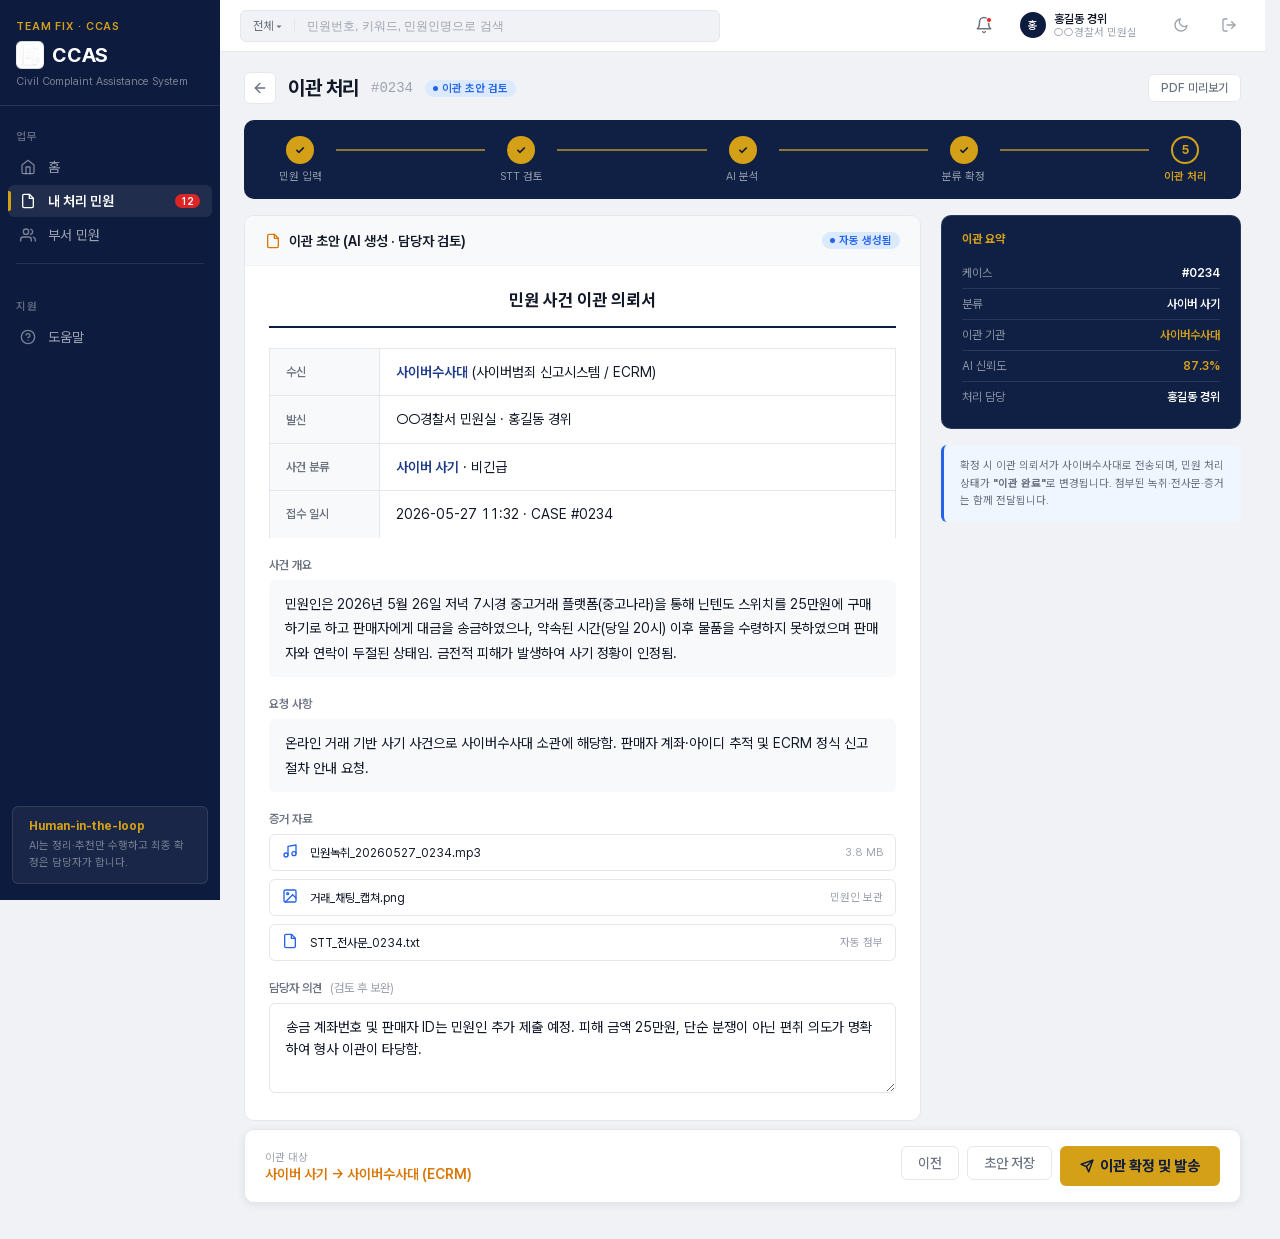
<file: preview-flow-5-transfer.html>
<!DOCTYPE html>
<html lang="ko">
<head>
  <meta charset="UTF-8">
  <meta name="viewport" content="width=device-width, initial-scale=1">
  <title>CCAS - 이관 처리 [프리뷰 5/5]</title>
  <link rel="icon" href="images/logo.svg" type="image/svg+xml">
  <link rel="stylesheet" href="preview-theme.css">
  <style>
    .transfer-layout { display: grid; grid-template-columns: 1fr 300px; gap: var(--space-5); align-items: start; }

    /* 이관 초안 문서 카드 */
    .draft-card { background: var(--color-surface); border: 1px solid var(--color-border); border-radius: var(--radius-lg); overflow: hidden; }
    .draft-card__header { display: flex; align-items: center; justify-content: space-between; padding: var(--space-4) var(--space-5); border-bottom: 1px solid var(--color-divider); background: var(--color-surface-alt); }
    .draft-card__title { display: flex; align-items: center; gap: var(--space-2); font-size: var(--fs-md); font-weight: var(--fw-semibold); }
    .draft-card__title-icon { width: 16px; height: 16px; color: var(--color-human); }
    .draft-card__body { padding: var(--space-6); }

    .doc-title { font-size: var(--fs-xl); font-weight: var(--fw-bold); text-align: center; padding-bottom: var(--space-4); border-bottom: 2px solid var(--color-navy); margin-bottom: var(--space-5); }

    .doc-row { display: grid; grid-template-columns: 110px 1fr; border: 1px solid var(--color-border); border-bottom: none; }
    .doc-row:last-of-type { border-bottom: 1px solid var(--color-border); }
    .doc-row__label { background: var(--color-surface-alt); padding: var(--space-3) var(--space-4); font-size: var(--fs-sm); font-weight: var(--fw-semibold); color: var(--color-text-secondary); border-right: 1px solid var(--color-border); display: flex; align-items: center; }
    .doc-row__value { padding: var(--space-3) var(--space-4); font-size: var(--fs-md); line-height: 1.6; }
    .doc-row__value strong { color: var(--color-primary); font-weight: var(--fw-semibold); }

    .doc-section { margin-top: var(--space-5); }
    .doc-section__label { font-size: var(--fs-sm); font-weight: var(--fw-semibold); color: var(--color-text-secondary); margin-bottom: var(--space-2); display: flex; align-items: center; gap: var(--space-2); }
    .doc-section__text { font-size: var(--fs-md); line-height: 1.75; color: var(--color-text-primary); padding: var(--space-3) var(--space-4); background: var(--color-surface-alt); border-radius: var(--radius-md); }

    .attach-list { display: flex; flex-direction: column; gap: var(--space-2); }
    .attach-item { display: flex; align-items: center; gap: var(--space-3); padding: var(--space-2) var(--space-3); border: 1px solid var(--color-border); border-radius: var(--radius-md); font-size: var(--fs-sm); }
    .attach-item__icon { color: var(--color-ai); flex-shrink: 0; }
    .attach-item__name { flex: 1; }
    .attach-item__size { font-size: var(--fs-xs); color: var(--color-text-tertiary); }

    .opinion-box { width: 100%; min-height: 90px; padding: var(--space-3) var(--space-4); border: 1px solid var(--color-border); border-radius: var(--radius-md); font-family: inherit; font-size: var(--fs-md); line-height: 1.6; color: var(--color-text-primary); background: var(--color-surface); outline: none; resize: vertical; transition: border-color 0.15s; }
    .opinion-box:focus { border-color: var(--color-gold); }

    /* 우측 요약 패널 */
    .summary-panel { display: flex; flex-direction: column; gap: var(--space-4); }
    .sp-card { background: var(--color-navy-card); border: 1px solid var(--color-navy-border); border-radius: var(--radius-lg); padding: var(--space-4) var(--space-5); color: #fff; }
    .sp-card__title { font-size: var(--fs-sm); font-weight: var(--fw-bold); color: var(--color-gold); margin-bottom: var(--space-3); }
    .sp-row { display: flex; justify-content: space-between; align-items: center; padding: var(--space-2) 0; font-size: var(--fs-sm); border-bottom: 1px solid var(--color-navy-border); }
    .sp-row:last-child { border-bottom: none; }
    .sp-row__label { color: rgba(255,255,255,0.5); }
    .sp-row__value { font-weight: var(--fw-semibold); color: #fff; font-variant-numeric: tabular-nums; }
    .sp-row__value.gold { color: var(--color-gold); }

    .send-note { background: var(--color-ai-subtle); border-left: 3px solid var(--color-ai); border-radius: var(--radius-md); padding: var(--space-3) var(--space-4); font-size: var(--fs-xs); color: var(--color-text-secondary); line-height: 1.6; }

    .action-bar__selected { display: flex; flex-direction: column; gap: 2px; }
    .action-bar__selected-label { font-size: var(--fs-xs); color: var(--color-text-tertiary); }
    .action-bar__selected-value { font-size: var(--fs-md); font-weight: var(--fw-semibold); color: var(--color-human); }

    /* 완료 오버레이 */
    .done-overlay { display: none; text-align: center; padding: var(--space-10) var(--space-6); }
    .done-overlay.is-show { display: block; animation: fadeUp 0.4s ease both; }
    .done-check { width: 72px; height: 72px; margin: 0 auto var(--space-5); border-radius: 50%; background: var(--color-gold); color: var(--color-navy); display: flex; align-items: center; justify-content: center; }
    .done-title { font-size: var(--fs-2xl); font-weight: var(--fw-bold); margin-bottom: var(--space-2); }
    .done-desc { font-size: var(--fs-md); color: var(--color-text-secondary); margin-bottom: var(--space-6); line-height: 1.6; }
    .done-summary { max-width: 420px; margin: 0 auto; background: var(--color-surface); border: 1px solid var(--color-border); border-radius: var(--radius-lg); padding: var(--space-4) var(--space-5); text-align: left; }

    @media (max-width: 900px) { .transfer-layout { grid-template-columns: 1fr; } }
    @media (max-width: 640px) { .doc-row { grid-template-columns: 90px 1fr; } }
  </style>
</head>
<body>
<div class="app">

  <!-- Sidebar -->
  <aside class="sidebar">
    <div class="sidebar__brand">
      <div class="sidebar__brand-label">TEAM FIX · CCAS</div>
      <div class="sidebar__brand-row"><img class="sidebar__brand-logo" src="images/logo.svg" alt="CCAS"><span class="sidebar__brand-title">CCAS</span></div>
      <div class="sidebar__brand-sub">Civil Complaint Assistance System</div>
    </div>
    <div class="sidebar__section-title">업무</div>
    <nav class="sidebar__menu">
      <a class="sidebar__item"><span class="sidebar__icon"><svg width="16" height="16" viewBox="0 0 24 24" fill="none" stroke="currentColor" stroke-width="2" stroke-linecap="round" stroke-linejoin="round"><path d="m3 9 9-7 9 7v11a2 2 0 0 1-2 2H5a2 2 0 0 1-2-2z"/><polyline points="9 22 9 12 15 12 15 22"/></svg></span>홈</a>
      <a class="sidebar__item is-active"><span class="sidebar__icon"><svg width="16" height="16" viewBox="0 0 24 24" fill="none" stroke="currentColor" stroke-width="2" stroke-linecap="round" stroke-linejoin="round"><path d="M14 2H6a2 2 0 0 0-2 2v16a2 2 0 0 0 2 2h12a2 2 0 0 0 2-2V8z"/><polyline points="14 2 14 8 20 8"/></svg></span>내 처리 민원<span class="sidebar__badge">12</span></a>
      <a class="sidebar__item"><span class="sidebar__icon"><svg width="16" height="16" viewBox="0 0 24 24" fill="none" stroke="currentColor" stroke-width="2" stroke-linecap="round" stroke-linejoin="round"><path d="M17 21v-2a4 4 0 0 0-4-4H5a4 4 0 0 0-4 4v2"/><circle cx="9" cy="7" r="4"/><path d="M23 21v-2a4 4 0 0 0-3-3.87"/><path d="M16 3.13a4 4 0 0 1 0 7.75"/></svg></span>부서 민원</a>
    </nav>
    <div class="sidebar__divider"></div>
    <div class="sidebar__section-title">지원</div>
    <nav class="sidebar__menu">
      <a class="sidebar__item"><span class="sidebar__icon"><svg width="16" height="16" viewBox="0 0 24 24" fill="none" stroke="currentColor" stroke-width="2" stroke-linecap="round" stroke-linejoin="round"><circle cx="12" cy="12" r="10"/><path d="M9.09 9a3 3 0 0 1 5.83 1c0 2-3 3-3 3"/><line x1="12" y1="17" x2="12.01" y2="17"/></svg></span>도움말</a>
    </nav>
    <div class="sidebar__hitl">
      <div class="sidebar__hitl-title">Human-in-the-loop</div>
      <div class="sidebar__hitl-desc">AI는 정리·추천만 수행하고 최종 확정은 담당자가 합니다.</div>
    </div>
  </aside>

  <!-- Topbar -->
  <header class="topbar">
    <div class="topbar__search"><span class="topbar__search-scope">전체 ▾</span><input type="text" placeholder="민원번호, 키워드, 민원인명으로 검색"></div>
    <div class="topbar__right">
      <button class="topbar__notification" aria-label="알림"><svg width="18" height="18" viewBox="0 0 24 24" fill="none" stroke="currentColor" stroke-width="2" stroke-linecap="round" stroke-linejoin="round"><path d="M6 8a6 6 0 0 1 12 0c0 7 3 9 3 9H3s3-2 3-9"/><path d="M10.3 21a1.94 1.94 0 0 0 3.4 0"/></svg><span class="topbar__notification-dot"></span></button>
      <div class="topbar__user"><div class="topbar__avatar">홍</div><div class="topbar__user-info"><span class="topbar__user-name">홍길동 경위</span><span class="topbar__user-dept">○○경찰서 민원실</span></div></div>
      <button class="topbar__icon-btn" id="themeToggle" aria-label="테마 전환"><svg width="16" height="16" viewBox="0 0 24 24" fill="none" stroke="currentColor" stroke-width="2" stroke-linecap="round" stroke-linejoin="round"><path d="M21 12.79A9 9 0 1 1 11.21 3 7 7 0 0 0 21 12.79z"/></svg></button>
      <button class="topbar__icon-btn" aria-label="로그아웃"><svg width="16" height="16" viewBox="0 0 24 24" fill="none" stroke="currentColor" stroke-width="2" stroke-linecap="round" stroke-linejoin="round"><path d="M9 21H5a2 2 0 0 1-2-2V5a2 2 0 0 1 2-2h4"/><polyline points="16 17 21 12 16 7"/><line x1="21" y1="12" x2="9" y2="12"/></svg></button>
    </div>
  </header>

  <!-- Main -->
  <main class="main">

    <div class="page-header">
      <div class="page-header__left">
        <button class="page-header__back" onclick="goNext('preview-flow-4-classify.html')" aria-label="뒤로"><svg width="16" height="16" viewBox="0 0 24 24" fill="none" stroke="currentColor" stroke-width="2" stroke-linecap="round" stroke-linejoin="round"><line x1="19" y1="12" x2="5" y2="12"/><polyline points="12 19 5 12 12 5"/></svg></button>
        <h1 class="page-header__title">이관 처리</h1>
        <span class="page-header__case-id">#0234</span>
        <span class="badge badge--ai badge--dot" id="statusBadge">이관 초안 검토</span>
      </div>
      <div class="page-header__actions"><button class="btn btn--secondary btn--sm">PDF 미리보기</button></div>
    </div>

    <!-- Stepper -->
    <div class="stepper" id="stepper">
      <div class="stepper__step is-done"><div class="stepper__dot">✓</div><span class="stepper__label">민원 입력</span></div>
      <div class="stepper__line"></div>
      <div class="stepper__step is-done"><div class="stepper__dot">✓</div><span class="stepper__label">STT 검토</span></div>
      <div class="stepper__line"></div>
      <div class="stepper__step is-done"><div class="stepper__dot">✓</div><span class="stepper__label">AI 분석</span></div>
      <div class="stepper__line"></div>
      <div class="stepper__step is-done"><div class="stepper__dot">✓</div><span class="stepper__label">분류 확정</span></div>
      <div class="stepper__line"></div>
      <div class="stepper__step is-current" id="step5"><div class="stepper__dot">5</div><span class="stepper__label">이관 처리</span></div>
    </div>

    <!-- 작업 영역 -->
    <div id="workArea">
      <div class="transfer-layout">
        <!-- 이관 초안 문서 -->
        <section class="draft-card">
          <div class="draft-card__header">
            <div class="draft-card__title"><svg class="draft-card__title-icon" viewBox="0 0 24 24" fill="none" stroke="currentColor" stroke-width="2" stroke-linecap="round" stroke-linejoin="round"><path d="M14 2H6a2 2 0 0 0-2 2v16a2 2 0 0 0 2 2h12a2 2 0 0 0 2-2V8z"/><polyline points="14 2 14 8 20 8"/></svg>이관 초안 (AI 생성 · 담당자 검토)</div>
            <span class="badge badge--ai badge--dot">자동 생성됨</span>
          </div>
          <div class="draft-card__body">
            <div class="doc-title">민원 사건 이관 의뢰서</div>

            <div class="doc-row"><div class="doc-row__label">수신</div><div class="doc-row__value"><strong>사이버수사대</strong> (사이버범죄 신고시스템 / ECRM)</div></div>
            <div class="doc-row"><div class="doc-row__label">발신</div><div class="doc-row__value">○○경찰서 민원실 · 홍길동 경위</div></div>
            <div class="doc-row"><div class="doc-row__label">사건 분류</div><div class="doc-row__value"><strong>사이버 사기</strong> · 비긴급</div></div>
            <div class="doc-row"><div class="doc-row__label">접수 일시</div><div class="doc-row__value">2026-05-27 11:32 · CASE #0234</div></div>

            <div class="doc-section">
              <div class="doc-section__label">사건 개요</div>
              <div class="doc-section__text">민원인은 2026년 5월 26일 저녁 7시경 중고거래 플랫폼(중고나라)을 통해 닌텐도 스위치를 25만원에 구매하기로 하고 판매자에게 대금을 송금하였으나, 약속된 시간(당일 20시) 이후 물품을 수령하지 못하였으며 판매자와 연락이 두절된 상태임. 금전적 피해가 발생하여 사기 정황이 인정됨.</div>
            </div>

            <div class="doc-section">
              <div class="doc-section__label">요청 사항</div>
              <div class="doc-section__text">온라인 거래 기반 사기 사건으로 사이버수사대 소관에 해당함. 판매자 계좌·아이디 추적 및 ECRM 정식 신고 절차 안내 요청.</div>
            </div>

            <div class="doc-section">
              <div class="doc-section__label">증거 자료</div>
              <div class="attach-list">
                <div class="attach-item"><span class="attach-item__icon"><svg width="16" height="16" viewBox="0 0 24 24" fill="none" stroke="currentColor" stroke-width="2" stroke-linecap="round" stroke-linejoin="round"><path d="M9 18V5l12-2v13"/><circle cx="6" cy="18" r="3"/><circle cx="18" cy="16" r="3"/></svg></span><span class="attach-item__name">민원녹취_20260527_0234.mp3</span><span class="attach-item__size">3.8 MB</span></div>
                <div class="attach-item"><span class="attach-item__icon"><svg width="16" height="16" viewBox="0 0 24 24" fill="none" stroke="currentColor" stroke-width="2" stroke-linecap="round" stroke-linejoin="round"><rect x="3" y="3" width="18" height="18" rx="2"/><circle cx="8.5" cy="8.5" r="1.5"/><polyline points="21 15 16 10 5 21"/></svg></span><span class="attach-item__name">거래_채팅_캡쳐.png</span><span class="attach-item__size">민원인 보관</span></div>
                <div class="attach-item"><span class="attach-item__icon"><svg width="16" height="16" viewBox="0 0 24 24" fill="none" stroke="currentColor" stroke-width="2" stroke-linecap="round" stroke-linejoin="round"><path d="M14 2H6a2 2 0 0 0-2 2v16a2 2 0 0 0 2 2h12a2 2 0 0 0 2-2V8z"/><polyline points="14 2 14 8 20 8"/></svg></span><span class="attach-item__name">STT_전사문_0234.txt</span><span class="attach-item__size">자동 첨부</span></div>
              </div>
            </div>

            <div class="doc-section">
              <div class="doc-section__label">담당자 의견 <span style="font-weight:400;color:var(--color-text-tertiary);">(검토 후 보완)</span></div>
              <textarea class="opinion-box" placeholder="이관 시 전달할 담당자 의견을 입력하세요…">송금 계좌번호 및 판매자 ID는 민원인 추가 제출 예정. 피해 금액 25만원, 단순 분쟁이 아닌 편취 의도가 명확하여 형사 이관이 타당함.</textarea>
            </div>
          </div>
        </section>

        <!-- 우측 요약 -->
        <aside class="summary-panel">
          <div class="sp-card">
            <div class="sp-card__title">이관 요약</div>
            <div class="sp-row"><span class="sp-row__label">케이스</span><span class="sp-row__value">#0234</span></div>
            <div class="sp-row"><span class="sp-row__label">분류</span><span class="sp-row__value">사이버 사기</span></div>
            <div class="sp-row"><span class="sp-row__label">이관 기관</span><span class="sp-row__value gold">사이버수사대</span></div>
            <div class="sp-row"><span class="sp-row__label">AI 신뢰도</span><span class="sp-row__value gold">87.3%</span></div>
            <div class="sp-row"><span class="sp-row__label">처리 담당</span><span class="sp-row__value">홍길동 경위</span></div>
          </div>
          <div class="send-note">
            확정 시 이관 의뢰서가 사이버수사대로 전송되며, 민원 처리 상태가 <strong>"이관 완료"</strong>로 변경됩니다. 첨부된 녹취·전사문·증거는 함께 전달됩니다.
          </div>
        </aside>
      </div>

      <!-- Action Bar -->
      <div class="action-bar">
        <div class="action-bar__status">
          <div class="action-bar__selected"><span class="action-bar__selected-label">이관 대상</span><span class="action-bar__selected-value">사이버 사기 → 사이버수사대 (ECRM)</span></div>
        </div>
        <div class="action-bar__buttons">
          <button class="btn btn--secondary" onclick="goNext('preview-flow-4-classify.html')">이전</button>
          <button class="btn btn--secondary">초안 저장</button>
          <button class="btn btn--gold btn--lg" onclick="confirmTransfer()">
            <svg width="14" height="14" viewBox="0 0 24 24" fill="none" stroke="currentColor" stroke-width="2.5" stroke-linecap="round" stroke-linejoin="round"><line x1="22" y1="2" x2="11" y2="13"/><polygon points="22 2 15 22 11 13 2 9 22 2"/></svg>
            이관 확정 및 발송
          </button>
        </div>
      </div>
    </div>

    <!-- 완료 상태 -->
    <div class="done-overlay" id="doneOverlay">
      <div class="done-check"><svg width="36" height="36" viewBox="0 0 24 24" fill="none" stroke="currentColor" stroke-width="3" stroke-linecap="round" stroke-linejoin="round"><polyline points="20 6 9 17 4 12"/></svg></div>
      <div class="done-title">이관이 완료되었습니다</div>
      <div class="done-desc">CASE #0234가 사이버수사대(ECRM)로 정상 발송되었습니다.<br>민원 처리 상태가 "이관 완료"로 변경되었습니다.</div>
      <div class="done-summary">
        <div class="sp-row" style="border-color: var(--color-divider);"><span class="sp-row__label" style="color: var(--color-text-secondary);">접수 번호</span><span class="sp-row__value" style="color: var(--color-text-primary);">ECRM-2026-58812</span></div>
        <div class="sp-row" style="border-color: var(--color-divider);"><span class="sp-row__label" style="color: var(--color-text-secondary);">이관 기관</span><span class="sp-row__value" style="color: var(--color-text-primary);">사이버수사대</span></div>
        <div class="sp-row" style="border: none;"><span class="sp-row__label" style="color: var(--color-text-secondary);">발송 시각</span><span class="sp-row__value" style="color: var(--color-text-primary);">2026-05-27 11:36</span></div>
      </div>
      <div style="margin-top: var(--space-6); display: flex; gap: var(--space-2); justify-content: center;">
        <button class="btn btn--secondary" onclick="goNext('preview-flow-1-input.html')">처음으로</button>
        <button class="btn btn--primary">처리 민원 목록</button>
      </div>
    </div>

  </main>
</div>

<script src="preview-flow.js"></script>
<script>
  function confirmTransfer() {
    // 5단계 완료 처리 + 완료 화면 전환
    var step5 = document.getElementById('step5');
    step5.classList.remove('is-current');
    step5.classList.add('is-done');
    step5.querySelector('.stepper__dot').textContent = '✓';

    var badge = document.getElementById('statusBadge');
    badge.className = 'badge badge--success badge--dot';
    badge.textContent = '이관 완료';

    document.getElementById('workArea').style.display = 'none';
    document.getElementById('doneOverlay').classList.add('is-show');
    window.scrollTo({ top: 0, behavior: 'smooth' });
  }
</script>
</body>
</html>
</file>
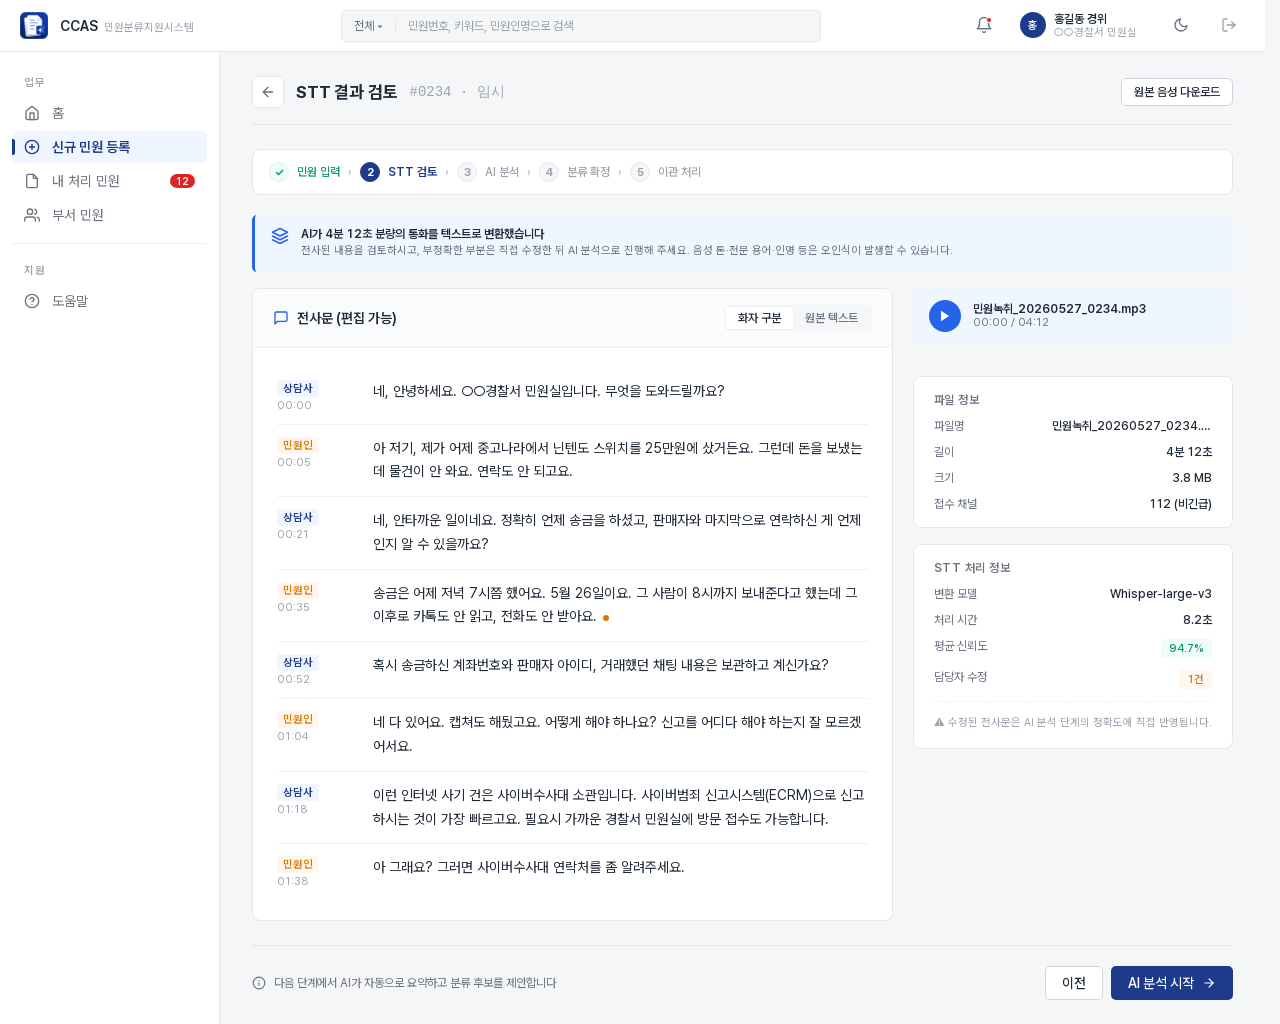
<file: stt-review.html>
<!DOCTYPE html>
<html lang="ko">
<head>
  <meta charset="UTF-8">
  <meta name="viewport" content="width=device-width, initial-scale=1">
  <title>CCAS - STT 결과 검토</title>
  <link rel="icon" href="images/logo.svg" type="image/svg+xml">
  <link rel="stylesheet" href="style.css">
  <style>
    .stt-layout {
      display: grid;
      grid-template-columns: 1fr 320px;
      gap: var(--space-5);
      align-items: start;
    }

    /* 전사문 카드 */
    .transcript-card {
      background: var(--color-surface);
      border: 1px solid var(--color-border);
      border-radius: var(--radius-lg);
      overflow: hidden;
    }

    .transcript-card__header {
      display: flex;
      align-items: center;
      justify-content: space-between;
      padding: var(--space-4) var(--space-5);
      border-bottom: 1px solid var(--color-divider);
      background: var(--color-surface-alt);
    }

    .transcript-card__title {
      display: flex;
      align-items: center;
      gap: var(--space-2);
      font-size: var(--fs-md);
      font-weight: var(--fw-semibold);
      color: var(--color-text-primary);
    }

    .transcript-card__title-icon {
      width: 16px;
      height: 16px;
      color: var(--color-ai);
    }

    .transcript-actions {
      display: flex;
      gap: var(--space-2);
    }

    .transcript-toggle {
      display: flex;
      background: var(--color-bg);
      border-radius: var(--radius-md);
      padding: 2px;
    }

    .transcript-toggle button {
      padding: 4px var(--space-3);
      font-size: var(--fs-sm);
      font-weight: var(--fw-medium);
      color: var(--color-text-secondary);
      border-radius: var(--radius-sm);
      transition: all 0.15s;
    }

    .transcript-toggle button.is-active {
      background: var(--color-surface);
      color: var(--color-text-primary);
      box-shadow: var(--shadow-sm);
    }

    .transcript-body {
      padding: var(--space-5) var(--space-6);
      max-height: 580px;
      overflow-y: auto;
    }

    .transcript-line {
      display: flex;
      gap: var(--space-4);
      padding: var(--space-3) 0;
      border-bottom: 1px solid var(--color-divider);
      align-items: flex-start;
    }

    .transcript-line:last-child { border-bottom: none; }

    .transcript-line__meta {
      flex-shrink: 0;
      display: flex;
      flex-direction: column;
      gap: 2px;
      min-width: 80px;
    }

    .transcript-line__speaker {
      font-size: var(--fs-xs);
      font-weight: var(--fw-semibold);
      padding: 2px 6px;
      border-radius: 3px;
      display: inline-flex;
      align-items: center;
      width: fit-content;
    }

    .transcript-line__speaker--officer {
      background: var(--color-primary-subtle);
      color: var(--color-primary);
    }

    .transcript-line__speaker--citizen {
      background: var(--color-human-subtle);
      color: var(--color-human);
    }

    .transcript-line__time {
      font-size: var(--fs-xs);
      color: var(--color-text-tertiary);
      font-variant-numeric: tabular-nums;
    }

    .transcript-line__text {
      flex: 1;
      font-size: var(--fs-md);
      line-height: 1.7;
      color: var(--color-text-primary);
    }

    .transcript-line__text[contenteditable="true"] {
      outline: none;
    }

    .transcript-line__text[contenteditable="true"]:focus {
      background: var(--color-warning-light);
      border-radius: var(--radius-sm);
      padding: 2px 6px;
      margin: -2px -6px;
    }

    /* 수정된 표시 */
    .edited-mark {
      display: inline-block;
      width: 6px;
      height: 6px;
      background: var(--color-human);
      border-radius: 50%;
      margin-left: 6px;
      vertical-align: middle;
    }

    /* 사이드 정보 패널 */
    .info-stack { display: flex; flex-direction: column; gap: var(--space-4); }

    .info-card {
      background: var(--color-surface);
      border: 1px solid var(--color-border);
      border-radius: var(--radius-lg);
      padding: var(--space-4) var(--space-5);
    }

    .info-card__title {
      font-size: var(--fs-sm);
      font-weight: var(--fw-semibold);
      color: var(--color-text-secondary);
      text-transform: uppercase;
      letter-spacing: 0.04em;
      margin-bottom: var(--space-3);
      display: flex;
      align-items: center;
      gap: var(--space-2);
    }

    .info-list {
      display: flex;
      flex-direction: column;
      gap: var(--space-3);
    }

    .info-row {
      display: flex;
      justify-content: space-between;
      align-items: flex-start;
      font-size: var(--fs-sm);
      gap: var(--space-3);
    }

    .info-row__label {
      color: var(--color-text-secondary);
      flex-shrink: 0;
    }

    .info-row__value {
      color: var(--color-text-primary);
      font-weight: var(--fw-medium);
      text-align: right;
      font-variant-numeric: tabular-nums;
    }

    .info-card__hint {
      font-size: var(--fs-xs);
      color: var(--color-text-tertiary);
      line-height: 1.6;
      margin-top: var(--space-3);
      padding-top: var(--space-3);
      border-top: 1px dashed var(--color-divider);
    }

    /* 오디오 플레이어 */
    .audio-player {
      display: flex;
      align-items: center;
      gap: var(--space-3);
      padding: var(--space-3) var(--space-4);
      background: var(--color-ai-subtle);
      border-radius: var(--radius-md);
      margin-bottom: var(--space-4);
    }

    .audio-player__play {
      width: 32px;
      height: 32px;
      border-radius: 50%;
      background: var(--color-ai);
      color: white;
      display: flex;
      align-items: center;
      justify-content: center;
      flex-shrink: 0;
    }

    .audio-player__info { flex: 1; min-width: 0; }

    .audio-player__title {
      font-size: var(--fs-sm);
      font-weight: var(--fw-semibold);
      color: var(--color-text-primary);
      overflow: hidden;
      text-overflow: ellipsis;
      white-space: nowrap;
    }

    .audio-player__time {
      font-size: var(--fs-xs);
      color: var(--color-text-secondary);
      font-variant-numeric: tabular-nums;
    }

    /* 액션 바 */
    .action-bar {
      display: flex;
      justify-content: space-between;
      align-items: center;
      margin-top: var(--space-6);
      padding-top: var(--space-5);
      border-top: 1px solid var(--color-border);
    }

    .action-bar__hint {
      font-size: var(--fs-sm);
      color: var(--color-text-secondary);
      display: flex;
      align-items: center;
      gap: var(--space-2);
    }

    .action-bar__buttons { display: flex; gap: var(--space-2); }

    /* AI 알림 박스 */
    .ai-notice {
      display: flex;
      gap: var(--space-3);
      padding: var(--space-3) var(--space-4);
      background: var(--color-ai-subtle);
      border-left: 3px solid var(--color-ai);
      border-radius: var(--radius-md);
      margin-bottom: var(--space-4);
    }

    .ai-notice__icon {
      flex-shrink: 0;
      color: var(--color-ai);
    }

    .ai-notice__content { flex: 1; }

    .ai-notice__title {
      font-size: var(--fs-sm);
      font-weight: var(--fw-semibold);
      color: var(--color-text-primary);
      margin-bottom: 2px;
    }

    .ai-notice__desc {
      font-size: var(--fs-xs);
      color: var(--color-text-secondary);
      line-height: 1.5;
    }

    @media (max-width: 900px) {
      .stt-layout {
        grid-template-columns: 1fr;
      }

      .transcript-body {
        max-height: none;
      }
    }

    @media (max-width: 640px) {
      .transcript-card__header {
        align-items: flex-start;
        flex-direction: column;
        gap: var(--space-3);
      }

      .transcript-actions {
        width: 100%;
        overflow-x: auto;
        padding-bottom: 2px;
      }

      .transcript-line {
        gap: var(--space-3);
      }

      .transcript-line__meta {
        min-width: 64px;
      }

      .transcript-body {
        padding: var(--space-4);
      }

      .audio-player {
        align-items: flex-start;
      }

      .info-row {
        flex-direction: column;
        gap: 4px;
      }

      .info-row__value {
        text-align: left;
      }

      .action-bar {
        align-items: stretch;
        flex-direction: column;
        gap: var(--space-4);
      }

      .action-bar__buttons {
        justify-content: flex-end;
      }
    }
  </style>
</head>
<body>
  <div class="app">

    <!-- ===== Top Bar ===== -->
    <header class="topbar">
      <a class="topbar__brand" href="index.html" aria-label="CCAS 홈으로 이동">
        <div class="topbar__logo"><img src="images/logo.svg" alt="CCAS 로고"></div>
        <div>
          <span class="topbar__title">CCAS</span>
          <span class="topbar__subtitle">민원분류지원시스템</span>
        </div>
      </a>
      <div class="topbar__search">
        <span class="topbar__search-scope">전체 ▾</span>
        <input type="text" placeholder="민원번호, 키워드, 민원인명으로 검색">
      </div>
      <div class="topbar__right">
        <button class="topbar__notification" aria-label="알림">
          <svg width="18" height="18" viewBox="0 0 24 24" fill="none" stroke="currentColor" stroke-width="2" stroke-linecap="round" stroke-linejoin="round"><path d="M6 8a6 6 0 0 1 12 0c0 7 3 9 3 9H3s3-2 3-9"/><path d="M10.3 21a1.94 1.94 0 0 0 3.4 0"/></svg>
          <span class="topbar__notification-dot"></span>
        </button>
        <div class="topbar__user">
          <div class="topbar__avatar">홍</div>
          <div class="topbar__user-info">
            <span class="topbar__user-name">홍길동 경위</span>
            <span class="topbar__user-dept">○○경찰서 민원실</span>
          </div>
        </div>
        <button class="theme-toggle" id="themeToggle" aria-label="테마 전환" title="라이트/다크 모드 전환">
          <svg class="theme-toggle__icon--moon" width="16" height="16" viewBox="0 0 24 24" fill="none" stroke="currentColor" stroke-width="2" stroke-linecap="round" stroke-linejoin="round"><path d="M21 12.79A9 9 0 1 1 11.21 3 7 7 0 0 0 21 12.79z"/></svg>
          <svg class="theme-toggle__icon--sun" width="16" height="16" viewBox="0 0 24 24" fill="none" stroke="currentColor" stroke-width="2" stroke-linecap="round" stroke-linejoin="round"><circle cx="12" cy="12" r="5"/><line x1="12" y1="1" x2="12" y2="3"/><line x1="12" y1="21" x2="12" y2="23"/><line x1="4.22" y1="4.22" x2="5.64" y2="5.64"/><line x1="18.36" y1="18.36" x2="19.78" y2="19.78"/><line x1="1" y1="12" x2="3" y2="12"/><line x1="21" y1="12" x2="23" y2="12"/><line x1="4.22" y1="19.78" x2="5.64" y2="18.36"/><line x1="18.36" y1="5.64" x2="19.78" y2="4.22"/></svg>
        </button>
        <button class="topbar__logout" aria-label="로그아웃">
          <svg width="16" height="16" viewBox="0 0 24 24" fill="none" stroke="currentColor" stroke-width="2" stroke-linecap="round" stroke-linejoin="round"><path d="M9 21H5a2 2 0 0 1-2-2V5a2 2 0 0 1 2-2h4"/><polyline points="16 17 21 12 16 7"/><line x1="21" y1="12" x2="9" y2="12"/></svg>
        </button>
      </div>
    </header>

    <!-- ===== Sidebar ===== -->
    <aside class="sidebar">
      <div class="sidebar__section-title">업무</div>
      <nav class="sidebar__menu">
        <a class="sidebar__item" href="index.html">
          <span class="sidebar__icon"><svg width="16" height="16" viewBox="0 0 24 24" fill="none" stroke="currentColor" stroke-width="2" stroke-linecap="round" stroke-linejoin="round"><path d="m3 9 9-7 9 7v11a2 2 0 0 1-2 2H5a2 2 0 0 1-2-2z"/><polyline points="9 22 9 12 15 12 15 22"/></svg></span>
          홈
        </a>
        <a class="sidebar__item is-active" href="upload.html">
          <span class="sidebar__icon"><svg width="16" height="16" viewBox="0 0 24 24" fill="none" stroke="currentColor" stroke-width="2" stroke-linecap="round" stroke-linejoin="round"><circle cx="12" cy="12" r="10"/><line x1="12" y1="8" x2="12" y2="16"/><line x1="8" y1="12" x2="16" y2="12"/></svg></span>
          신규 민원 등록
        </a>
        <a class="sidebar__item">
          <span class="sidebar__icon"><svg width="16" height="16" viewBox="0 0 24 24" fill="none" stroke="currentColor" stroke-width="2" stroke-linecap="round" stroke-linejoin="round"><path d="M14 2H6a2 2 0 0 0-2 2v16a2 2 0 0 0 2 2h12a2 2 0 0 0 2-2V8z"/><polyline points="14 2 14 8 20 8"/></svg></span>
          내 처리 민원
          <span class="sidebar__badge">12</span>
        </a>
        <a class="sidebar__item">
          <span class="sidebar__icon"><svg width="16" height="16" viewBox="0 0 24 24" fill="none" stroke="currentColor" stroke-width="2" stroke-linecap="round" stroke-linejoin="round"><path d="M17 21v-2a4 4 0 0 0-4-4H5a4 4 0 0 0-4 4v2"/><circle cx="9" cy="7" r="4"/><path d="M23 21v-2a4 4 0 0 0-3-3.87"/><path d="M16 3.13a4 4 0 0 1 0 7.75"/></svg></span>
          부서 민원
        </a>
        <a class="sidebar__item sidebar__item--user" aria-label="내 정보">
          <span class="sidebar__avatar">홍</span>
          내정보
        </a>
      </nav>
      <div class="sidebar__divider"></div>
      <div class="sidebar__section-title">지원</div>
      <nav class="sidebar__menu">
        <a class="sidebar__item">
          <span class="sidebar__icon"><svg width="16" height="16" viewBox="0 0 24 24" fill="none" stroke="currentColor" stroke-width="2" stroke-linecap="round" stroke-linejoin="round"><circle cx="12" cy="12" r="10"/><path d="M9.09 9a3 3 0 0 1 5.83 1c0 2-3 3-3 3"/><line x1="12" y1="17" x2="12.01" y2="17"/></svg></span>
          도움말
        </a>
      </nav>
    </aside>

    <!-- ===== Main ===== -->
    <main class="main">

      <div class="page-header">
        <div class="page-header__left">
          <button class="page-header__back" onclick="location.href='upload.html'" aria-label="뒤로">
            <svg width="16" height="16" viewBox="0 0 24 24" fill="none" stroke="currentColor" stroke-width="2" stroke-linecap="round" stroke-linejoin="round"><line x1="19" y1="12" x2="5" y2="12"/><polyline points="12 19 5 12 12 5"/></svg>
          </button>
          <h1 class="page-header__title">STT 결과 검토</h1>
          <span class="page-header__case-id">#0234 · 임시</span>
        </div>
        <div class="page-header__actions">
          <button class="btn btn--secondary btn--sm">원본 음성 다운로드</button>
        </div>
      </div>

      <!-- Stepper -->
      <div class="stepper">
        <div class="stepper__step is-done">
          <span class="stepper__num">✓</span>
          <span>민원 입력</span>
        </div>
        <span class="stepper__arrow">›</span>
        <div class="stepper__step is-current">
          <span class="stepper__num">2</span>
          <span>STT 검토</span>
        </div>
        <span class="stepper__arrow">›</span>
        <div class="stepper__step">
          <span class="stepper__num">3</span>
          <span>AI 분석</span>
        </div>
        <span class="stepper__arrow">›</span>
        <div class="stepper__step">
          <span class="stepper__num">4</span>
          <span>분류 확정</span>
        </div>
        <span class="stepper__arrow">›</span>
        <div class="stepper__step">
          <span class="stepper__num">5</span>
          <span>이관 처리</span>
        </div>
      </div>

      <!-- AI 안내 -->
      <div class="ai-notice">
        <div class="ai-notice__icon">
          <svg width="18" height="18" viewBox="0 0 24 24" fill="none" stroke="currentColor" stroke-width="2" stroke-linecap="round" stroke-linejoin="round"><path d="M12 2L2 7l10 5 10-5-10-5z"/><path d="M2 17l10 5 10-5"/><path d="M2 12l10 5 10-5"/></svg>
        </div>
        <div class="ai-notice__content">
          <div class="ai-notice__title">AI가 4분 12초 분량의 통화를 텍스트로 변환했습니다</div>
          <div class="ai-notice__desc">전사된 내용을 검토하시고, 부정확한 부분은 직접 수정한 뒤 AI 분석으로 진행해 주세요. 음성 톤·전문 용어·인명 등은 오인식이 발생할 수 있습니다.</div>
        </div>
      </div>

      <div class="stt-layout">

        <!-- 좌측: 전사문 -->
        <section class="transcript-card">
          <div class="transcript-card__header">
            <div class="transcript-card__title">
              <svg class="transcript-card__title-icon" viewBox="0 0 24 24" fill="none" stroke="currentColor" stroke-width="2" stroke-linecap="round" stroke-linejoin="round"><path d="M21 15a2 2 0 0 1-2 2H7l-4 4V5a2 2 0 0 1 2-2h14a2 2 0 0 1 2 2z"/></svg>
              전사문 (편집 가능)
            </div>
            <div class="transcript-actions">
              <div class="transcript-toggle">
                <button class="is-active">화자 구분</button>
                <button>원본 텍스트</button>
              </div>
            </div>
          </div>

          <div class="transcript-body">

            <div class="transcript-line">
              <div class="transcript-line__meta">
                <span class="transcript-line__speaker transcript-line__speaker--officer">상담사</span>
                <span class="transcript-line__time">00:00</span>
              </div>
              <div class="transcript-line__text" contenteditable="true">네, 안녕하세요. ○○경찰서 민원실입니다. 무엇을 도와드릴까요?</div>
            </div>

            <div class="transcript-line">
              <div class="transcript-line__meta">
                <span class="transcript-line__speaker transcript-line__speaker--citizen">민원인</span>
                <span class="transcript-line__time">00:05</span>
              </div>
              <div class="transcript-line__text" contenteditable="true">아 저기, 제가 어제 중고나라에서 닌텐도 스위치를 25만원에 샀거든요. 그런데 돈을 보냈는데 물건이 안 와요. 연락도 안 되고요.</div>
            </div>

            <div class="transcript-line">
              <div class="transcript-line__meta">
                <span class="transcript-line__speaker transcript-line__speaker--officer">상담사</span>
                <span class="transcript-line__time">00:21</span>
              </div>
              <div class="transcript-line__text" contenteditable="true">네, 안타까운 일이네요. 정확히 언제 송금을 하셨고, 판매자와 마지막으로 연락하신 게 언제인지 알 수 있을까요?</div>
            </div>

            <div class="transcript-line">
              <div class="transcript-line__meta">
                <span class="transcript-line__speaker transcript-line__speaker--citizen">민원인</span>
                <span class="transcript-line__time">00:35</span>
              </div>
              <div class="transcript-line__text" contenteditable="true">송금은 어제 저녁 7시쯤 했어요. 5월 26일이요. 그 사람이 8시까지 보내준다고 했는데 그 이후로 카톡도 안 읽고, 전화도 안 받아요.<span class="edited-mark" title="담당자가 수정한 부분"></span></div>
            </div>

            <div class="transcript-line">
              <div class="transcript-line__meta">
                <span class="transcript-line__speaker transcript-line__speaker--officer">상담사</span>
                <span class="transcript-line__time">00:52</span>
              </div>
              <div class="transcript-line__text" contenteditable="true">혹시 송금하신 계좌번호와 판매자 아이디, 거래했던 채팅 내용은 보관하고 계신가요?</div>
            </div>

            <div class="transcript-line">
              <div class="transcript-line__meta">
                <span class="transcript-line__speaker transcript-line__speaker--citizen">민원인</span>
                <span class="transcript-line__time">01:04</span>
              </div>
              <div class="transcript-line__text" contenteditable="true">네 다 있어요. 캡쳐도 해뒀고요. 어떻게 해야 하나요? 신고를 어디다 해야 하는지 잘 모르겠어서요.</div>
            </div>

            <div class="transcript-line">
              <div class="transcript-line__meta">
                <span class="transcript-line__speaker transcript-line__speaker--officer">상담사</span>
                <span class="transcript-line__time">01:18</span>
              </div>
              <div class="transcript-line__text" contenteditable="true">이런 인터넷 사기 건은 사이버수사대 소관입니다. 사이버범죄 신고시스템(ECRM)으로 신고하시는 것이 가장 빠르고요. 필요시 가까운 경찰서 민원실에 방문 접수도 가능합니다.</div>
            </div>

            <div class="transcript-line">
              <div class="transcript-line__meta">
                <span class="transcript-line__speaker transcript-line__speaker--citizen">민원인</span>
                <span class="transcript-line__time">01:38</span>
              </div>
              <div class="transcript-line__text" contenteditable="true">아 그래요? 그러면 사이버수사대 연락처를 좀 알려주세요.</div>
            </div>

          </div>
        </section>

        <!-- 우측: 메타 정보 -->
        <aside class="info-stack">

          <div class="audio-player">
            <button class="audio-player__play" aria-label="재생">
              <svg width="14" height="14" viewBox="0 0 24 24" fill="currentColor"><polygon points="5 3 19 12 5 21 5 3"/></svg>
            </button>
            <div class="audio-player__info">
              <div class="audio-player__title">민원녹취_20260527_0234.mp3</div>
              <div class="audio-player__time">00:00 / 04:12</div>
            </div>
          </div>

          <div class="info-card">
            <div class="info-card__title">파일 정보</div>
            <div class="info-list">
              <div class="info-row">
                <span class="info-row__label">파일명</span>
                <span class="info-row__value" style="max-width: 160px; overflow: hidden; text-overflow: ellipsis; white-space: nowrap;">민원녹취_20260527_0234.mp3</span>
              </div>
              <div class="info-row">
                <span class="info-row__label">길이</span>
                <span class="info-row__value">4분 12초</span>
              </div>
              <div class="info-row">
                <span class="info-row__label">크기</span>
                <span class="info-row__value">3.8 MB</span>
              </div>
              <div class="info-row">
                <span class="info-row__label">접수 채널</span>
                <span class="info-row__value">112 (비긴급)</span>
              </div>
            </div>
          </div>

          <div class="info-card">
            <div class="info-card__title">STT 처리 정보</div>
            <div class="info-list">
              <div class="info-row">
                <span class="info-row__label">변환 모델</span>
                <span class="info-row__value">Whisper-large-v3</span>
              </div>
              <div class="info-row">
                <span class="info-row__label">처리 시간</span>
                <span class="info-row__value">8.2초</span>
              </div>
              <div class="info-row">
                <span class="info-row__label">평균 신뢰도</span>
                <span class="info-row__value"><span class="badge badge--success">94.7%</span></span>
              </div>
              <div class="info-row">
                <span class="info-row__label">담당자 수정</span>
                <span class="info-row__value"><span class="badge badge--human">1건</span></span>
              </div>
            </div>
            <div class="info-card__hint">
              ⚠ 수정된 전사문은 AI 분석 단계의 정확도에 직접 반영됩니다.
            </div>
          </div>

        </aside>

      </div>

      <!-- 액션 바 -->
      <div class="action-bar">
        <div class="action-bar__hint">
          <svg width="14" height="14" viewBox="0 0 24 24" fill="none" stroke="currentColor" stroke-width="2" stroke-linecap="round" stroke-linejoin="round"><circle cx="12" cy="12" r="10"/><line x1="12" y1="16" x2="12" y2="12"/><line x1="12" y1="8" x2="12.01" y2="8"/></svg>
          <span>다음 단계에서 AI가 자동으로 요약하고 분류 후보를 제안합니다</span>
        </div>
        <div class="action-bar__buttons">
          <button class="btn btn--secondary" onclick="location.href='upload.html'">이전</button>
          <button class="btn btn--primary" onclick="location.href='analysis.html'">
            AI 분석 시작
            <svg width="14" height="14" viewBox="0 0 24 24" fill="none" stroke="currentColor" stroke-width="2" stroke-linecap="round" stroke-linejoin="round"><line x1="5" y1="12" x2="19" y2="12"/><polyline points="12 5 19 12 12 19"/></svg>
          </button>
        </div>
      </div>

    </main>
  </div>

  <script>
    (function() {
      const saved = localStorage.getItem('ccas-theme') || 'light';
      document.documentElement.setAttribute('data-theme', saved);
    })();

    document.getElementById('themeToggle').addEventListener('click', function() {
      const current = document.documentElement.getAttribute('data-theme');
      const next = current === 'dark' ? 'light' : 'dark';
      document.documentElement.setAttribute('data-theme', next);
      localStorage.setItem('ccas-theme', next);
    });
  </script>
</body>
</html>
</file>
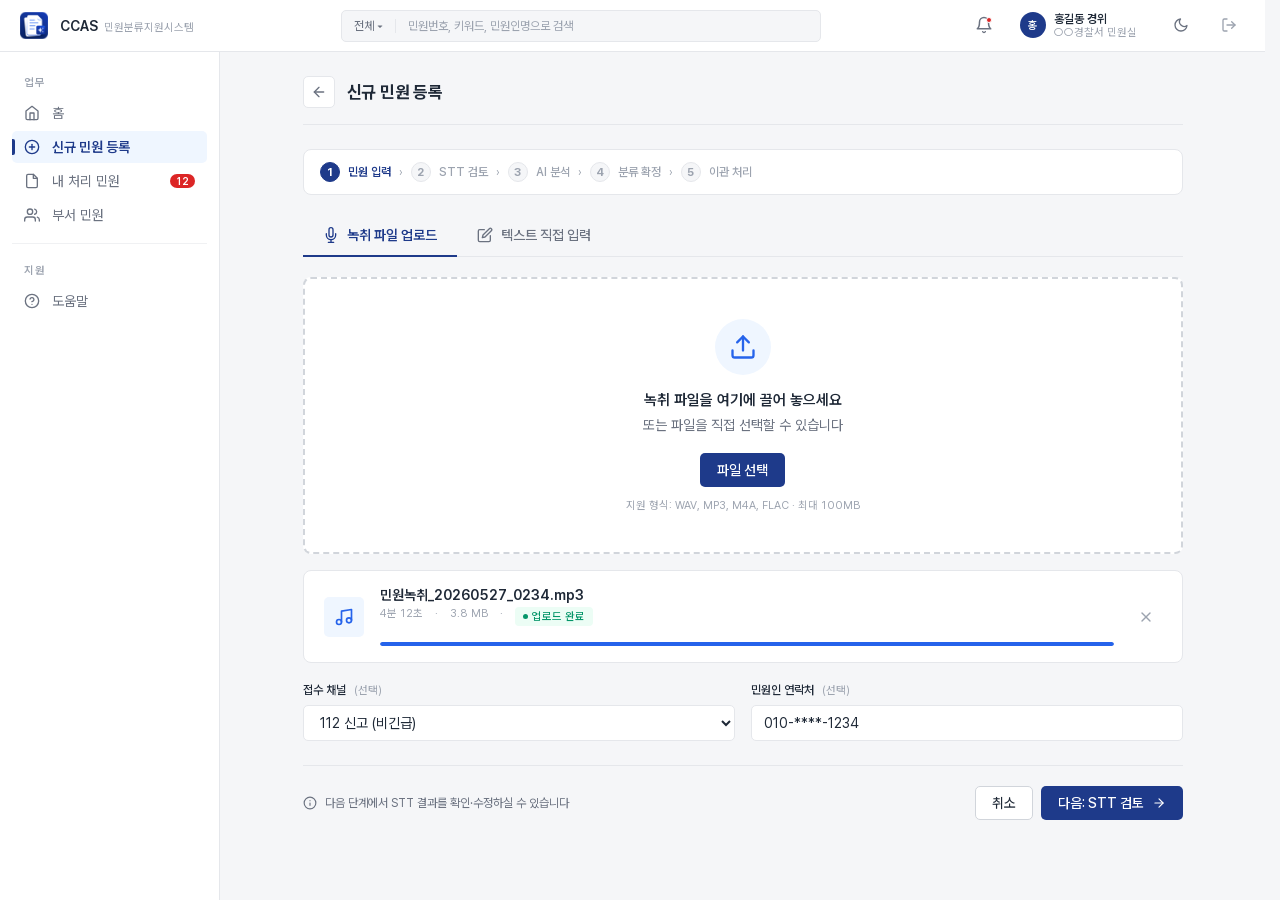
<file: upload.html>
<!DOCTYPE html>
<html lang="ko">
<head>
  <meta charset="UTF-8">
  <meta name="viewport" content="width=device-width, initial-scale=1">
  <title>CCAS - 신규 민원 등록</title>
  <link rel="icon" href="images/logo.svg" type="image/svg+xml">
  <link rel="stylesheet" href="style.css">
  <style>
    .upload-layout {
      max-width: 880px;
      margin: 0 auto;
    }

    .tabs {
      display: flex;
      gap: 0;
      border-bottom: 1px solid var(--color-border);
      margin-bottom: var(--space-5);
    }

    .tab {
      padding: var(--space-3) var(--space-5);
      font-size: var(--fs-md);
      font-weight: var(--fw-medium);
      color: var(--color-text-secondary);
      cursor: pointer;
      border-bottom: 2px solid transparent;
      margin-bottom: -1px;
      transition: color 0.15s, border-color 0.15s;
      display: flex;
      align-items: center;
      gap: var(--space-2);
    }

    .tab:hover { color: var(--color-text-primary); }

    .tab.is-active {
      color: var(--color-primary);
      border-bottom-color: var(--color-primary);
      font-weight: var(--fw-semibold);
    }

    .tab__icon {
      width: 16px;
      height: 16px;
    }

    .tab-panel { display: none; }
    .tab-panel.is-active { display: block; }

    /* 드래그앤드롭 영역 */
    .dropzone {
      border: 2px dashed var(--color-border-strong);
      border-radius: var(--radius-lg);
      padding: var(--space-10) var(--space-6);
      text-align: center;
      background: var(--color-surface);
      transition: all 0.15s;
      cursor: pointer;
    }

    .dropzone:hover {
      border-color: var(--color-primary);
      background: var(--color-primary-subtle);
    }

    .dropzone__icon {
      width: 56px;
      height: 56px;
      margin: 0 auto var(--space-4);
      background: var(--color-ai-subtle);
      color: var(--color-ai);
      border-radius: 50%;
      display: flex;
      align-items: center;
      justify-content: center;
    }

    .dropzone__title {
      font-size: var(--fs-lg);
      font-weight: var(--fw-semibold);
      color: var(--color-text-primary);
      margin-bottom: var(--space-2);
    }

    .dropzone__desc {
      font-size: var(--fs-md);
      color: var(--color-text-secondary);
      margin-bottom: var(--space-5);
    }

    .dropzone__formats {
      font-size: var(--fs-xs);
      color: var(--color-text-tertiary);
      margin-top: var(--space-3);
    }

    /* 업로드된 파일 카드 */
    .file-card {
      display: flex;
      align-items: center;
      gap: var(--space-4);
      padding: var(--space-4) var(--space-5);
      background: var(--color-surface);
      border: 1px solid var(--color-border);
      border-radius: var(--radius-lg);
      margin-top: var(--space-4);
    }

    .file-card__icon {
      width: 40px;
      height: 40px;
      background: var(--color-ai-subtle);
      color: var(--color-ai);
      border-radius: var(--radius-md);
      display: flex;
      align-items: center;
      justify-content: center;
      flex-shrink: 0;
    }

    .file-card__info { flex: 1; display: flex; flex-direction: column; gap: 4px; min-width: 0; }

    .file-card__name {
      font-size: var(--fs-md);
      font-weight: var(--fw-semibold);
      color: var(--color-text-primary);
      overflow: hidden;
      text-overflow: ellipsis;
      white-space: nowrap;
    }

    .file-card__meta {
      font-size: var(--fs-xs);
      color: var(--color-text-tertiary);
      display: flex;
      gap: var(--space-3);
    }

    .file-card__remove {
      width: 32px;
      height: 32px;
      border-radius: var(--radius-md);
      display: flex;
      align-items: center;
      justify-content: center;
      color: var(--color-text-tertiary);
      transition: all 0.15s;
    }

    .file-card__remove:hover {
      background: var(--color-danger-subtle);
      color: var(--color-danger);
    }

    /* 진행률 */
    .progress {
      margin-top: var(--space-3);
    }

    .progress__label {
      display: flex;
      justify-content: space-between;
      font-size: var(--fs-xs);
      color: var(--color-text-secondary);
      margin-bottom: var(--space-2);
    }

    .progress__bar {
      height: 4px;
      background: var(--color-border);
      border-radius: 2px;
      overflow: hidden;
    }

    .progress__fill {
      height: 100%;
      background: var(--color-ai);
      border-radius: 2px;
      transition: width 0.3s;
    }

    /* 텍스트 입력 */
    .textarea-wrapper {
      position: relative;
      background: var(--color-surface);
      border: 1px solid var(--color-border);
      border-radius: var(--radius-lg);
      transition: border-color 0.15s;
    }

    .textarea-wrapper:focus-within { border-color: var(--color-primary); }

    .textarea-wrapper textarea {
      width: 100%;
      min-height: 280px;
      padding: var(--space-4) var(--space-5);
      border: none;
      outline: none;
      font-family: inherit;
      font-size: var(--fs-md);
      line-height: 1.7;
      color: var(--color-text-primary);
      background: transparent;
      resize: vertical;
    }

    .textarea-wrapper textarea::placeholder {
      color: var(--color-text-tertiary);
      line-height: 1.7;
    }

    .textarea-footer {
      display: flex;
      align-items: center;
      justify-content: space-between;
      padding: var(--space-3) var(--space-5);
      border-top: 1px solid var(--color-divider);
      font-size: var(--fs-xs);
      color: var(--color-text-tertiary);
      background: var(--color-surface-alt);
      border-radius: 0 0 var(--radius-lg) var(--radius-lg);
    }

    .textarea-tips { display: flex; gap: var(--space-4); }

    /* 메타 입력 */
    .meta-fields {
      display: grid;
      grid-template-columns: 1fr 1fr;
      gap: var(--space-4);
      margin-top: var(--space-5);
    }

    .field {
      display: flex;
      flex-direction: column;
      gap: var(--space-2);
    }

    .field__label {
      font-size: var(--fs-sm);
      font-weight: var(--fw-medium);
      color: var(--color-text-primary);
      display: flex;
      align-items: center;
      gap: var(--space-2);
    }

    .field__optional {
      font-size: var(--fs-xs);
      color: var(--color-text-tertiary);
      font-weight: var(--fw-regular);
    }

    .field__input,
    .field__select {
      height: 36px;
      padding: 0 var(--space-3);
      border: 1px solid var(--color-border);
      border-radius: var(--radius-md);
      background: var(--color-surface);
      font-size: var(--fs-md);
      color: var(--color-text-primary);
      outline: none;
      transition: border-color 0.15s;
    }

    .field__input:focus,
    .field__select:focus { border-color: var(--color-primary); }

    /* 액션 바 */
    .action-bar {
      display: flex;
      justify-content: space-between;
      align-items: center;
      margin-top: var(--space-6);
      padding-top: var(--space-5);
      border-top: 1px solid var(--color-border);
    }

    .action-bar__hint {
      font-size: var(--fs-sm);
      color: var(--color-text-secondary);
      display: flex;
      align-items: center;
      gap: var(--space-2);
    }

    .action-bar__buttons { display: flex; gap: var(--space-2); }

    @media (max-width: 640px) {
      .tabs {
        overflow-x: auto;
        scrollbar-width: none;
      }

      .tabs::-webkit-scrollbar {
        display: none;
      }

      .tab {
        flex: 1;
        justify-content: center;
        min-width: 132px;
        padding: var(--space-3);
      }

      .dropzone {
        padding: var(--space-8) var(--space-4);
      }

      .file-card {
        align-items: flex-start;
        padding: var(--space-4);
      }

      .file-card__meta,
      .textarea-tips {
        flex-direction: column;
        gap: 4px;
      }

      .meta-fields {
        grid-template-columns: 1fr;
      }

      .action-bar {
        align-items: stretch;
        flex-direction: column;
        gap: var(--space-4);
      }

      .action-bar__buttons {
        justify-content: flex-end;
      }
    }
  </style>
</head>
<body>
  <div class="app">

    <!-- ===== Top Bar (공통) ===== -->
    <header class="topbar">
      <a class="topbar__brand" href="index.html" aria-label="CCAS 홈으로 이동">
        <div class="topbar__logo"><img src="images/logo.svg" alt="CCAS 로고"></div>
        <div>
          <span class="topbar__title">CCAS</span>
          <span class="topbar__subtitle">민원분류지원시스템</span>
        </div>
      </a>
      <div class="topbar__search">
        <span class="topbar__search-scope">전체 ▾</span>
        <input type="text" placeholder="민원번호, 키워드, 민원인명으로 검색">
      </div>
      <div class="topbar__right">
        <button class="topbar__notification" aria-label="알림">
          <svg width="18" height="18" viewBox="0 0 24 24" fill="none" stroke="currentColor" stroke-width="2" stroke-linecap="round" stroke-linejoin="round"><path d="M6 8a6 6 0 0 1 12 0c0 7 3 9 3 9H3s3-2 3-9"/><path d="M10.3 21a1.94 1.94 0 0 0 3.4 0"/></svg>
          <span class="topbar__notification-dot"></span>
        </button>
        <div class="topbar__user">
          <div class="topbar__avatar">홍</div>
          <div class="topbar__user-info">
            <span class="topbar__user-name">홍길동 경위</span>
            <span class="topbar__user-dept">○○경찰서 민원실</span>
          </div>
        </div>
        <button class="theme-toggle" id="themeToggle" aria-label="테마 전환" title="라이트/다크 모드 전환">
          <svg class="theme-toggle__icon--moon" width="16" height="16" viewBox="0 0 24 24" fill="none" stroke="currentColor" stroke-width="2" stroke-linecap="round" stroke-linejoin="round"><path d="M21 12.79A9 9 0 1 1 11.21 3 7 7 0 0 0 21 12.79z"/></svg>
          <svg class="theme-toggle__icon--sun" width="16" height="16" viewBox="0 0 24 24" fill="none" stroke="currentColor" stroke-width="2" stroke-linecap="round" stroke-linejoin="round"><circle cx="12" cy="12" r="5"/><line x1="12" y1="1" x2="12" y2="3"/><line x1="12" y1="21" x2="12" y2="23"/><line x1="4.22" y1="4.22" x2="5.64" y2="5.64"/><line x1="18.36" y1="18.36" x2="19.78" y2="19.78"/><line x1="1" y1="12" x2="3" y2="12"/><line x1="21" y1="12" x2="23" y2="12"/><line x1="4.22" y1="19.78" x2="5.64" y2="18.36"/><line x1="18.36" y1="5.64" x2="19.78" y2="4.22"/></svg>
        </button>
        <button class="topbar__logout" aria-label="로그아웃">
          <svg width="16" height="16" viewBox="0 0 24 24" fill="none" stroke="currentColor" stroke-width="2" stroke-linecap="round" stroke-linejoin="round"><path d="M9 21H5a2 2 0 0 1-2-2V5a2 2 0 0 1 2-2h4"/><polyline points="16 17 21 12 16 7"/><line x1="21" y1="12" x2="9" y2="12"/></svg>
        </button>
      </div>
    </header>

    <!-- ===== Sidebar (공통) ===== -->
    <aside class="sidebar">
      <div class="sidebar__section-title">업무</div>
      <nav class="sidebar__menu">
        <a class="sidebar__item" href="index.html">
          <span class="sidebar__icon"><svg width="16" height="16" viewBox="0 0 24 24" fill="none" stroke="currentColor" stroke-width="2" stroke-linecap="round" stroke-linejoin="round"><path d="m3 9 9-7 9 7v11a2 2 0 0 1-2 2H5a2 2 0 0 1-2-2z"/><polyline points="9 22 9 12 15 12 15 22"/></svg></span>
          홈
        </a>
        <a class="sidebar__item is-active">
          <span class="sidebar__icon"><svg width="16" height="16" viewBox="0 0 24 24" fill="none" stroke="currentColor" stroke-width="2" stroke-linecap="round" stroke-linejoin="round"><circle cx="12" cy="12" r="10"/><line x1="12" y1="8" x2="12" y2="16"/><line x1="8" y1="12" x2="16" y2="12"/></svg></span>
          신규 민원 등록
        </a>
        <a class="sidebar__item">
          <span class="sidebar__icon"><svg width="16" height="16" viewBox="0 0 24 24" fill="none" stroke="currentColor" stroke-width="2" stroke-linecap="round" stroke-linejoin="round"><path d="M14 2H6a2 2 0 0 0-2 2v16a2 2 0 0 0 2 2h12a2 2 0 0 0 2-2V8z"/><polyline points="14 2 14 8 20 8"/></svg></span>
          내 처리 민원
          <span class="sidebar__badge">12</span>
        </a>
        <a class="sidebar__item">
          <span class="sidebar__icon"><svg width="16" height="16" viewBox="0 0 24 24" fill="none" stroke="currentColor" stroke-width="2" stroke-linecap="round" stroke-linejoin="round"><path d="M17 21v-2a4 4 0 0 0-4-4H5a4 4 0 0 0-4 4v2"/><circle cx="9" cy="7" r="4"/><path d="M23 21v-2a4 4 0 0 0-3-3.87"/><path d="M16 3.13a4 4 0 0 1 0 7.75"/></svg></span>
          부서 민원
        </a>
        <a class="sidebar__item sidebar__item--user" aria-label="내 정보">
          <span class="sidebar__avatar">홍</span>
          내정보
        </a>
      </nav>
      <div class="sidebar__divider"></div>
      <div class="sidebar__section-title">지원</div>
      <nav class="sidebar__menu">
        <a class="sidebar__item">
          <span class="sidebar__icon"><svg width="16" height="16" viewBox="0 0 24 24" fill="none" stroke="currentColor" stroke-width="2" stroke-linecap="round" stroke-linejoin="round"><circle cx="12" cy="12" r="10"/><path d="M9.09 9a3 3 0 0 1 5.83 1c0 2-3 3-3 3"/><line x1="12" y1="17" x2="12.01" y2="17"/></svg></span>
          도움말
        </a>
      </nav>
    </aside>

    <!-- ===== Main ===== -->
    <main class="main">

      <!-- Stepper -->
      <div class="upload-layout">

        <div class="page-header">
          <div class="page-header__left">
            <button class="page-header__back" onclick="location.href='index.html'" aria-label="뒤로">
              <svg width="16" height="16" viewBox="0 0 24 24" fill="none" stroke="currentColor" stroke-width="2" stroke-linecap="round" stroke-linejoin="round"><line x1="19" y1="12" x2="5" y2="12"/><polyline points="12 19 5 12 12 5"/></svg>
            </button>
            <h1 class="page-header__title">신규 민원 등록</h1>
          </div>
        </div>

        <!-- 처리 단계 안내 -->
        <div class="stepper">
          <div class="stepper__step is-current">
            <span class="stepper__num">1</span>
            <span>민원 입력</span>
          </div>
          <span class="stepper__arrow">›</span>
          <div class="stepper__step">
            <span class="stepper__num">2</span>
            <span>STT 검토</span>
          </div>
          <span class="stepper__arrow">›</span>
          <div class="stepper__step">
            <span class="stepper__num">3</span>
            <span>AI 분석</span>
          </div>
          <span class="stepper__arrow">›</span>
          <div class="stepper__step">
            <span class="stepper__num">4</span>
            <span>분류 확정</span>
          </div>
          <span class="stepper__arrow">›</span>
          <div class="stepper__step">
            <span class="stepper__num">5</span>
            <span>이관 처리</span>
          </div>
        </div>

        <!-- Tab 영역 -->
        <div class="tabs">
          <div class="tab is-active" onclick="switchTab(event, 'audio')">
            <svg class="tab__icon" viewBox="0 0 24 24" fill="none" stroke="currentColor" stroke-width="2" stroke-linecap="round" stroke-linejoin="round"><path d="M12 1a3 3 0 0 0-3 3v8a3 3 0 0 0 6 0V4a3 3 0 0 0-3-3z"/><path d="M19 10v2a7 7 0 0 1-14 0v-2"/><line x1="12" y1="19" x2="12" y2="23"/><line x1="8" y1="23" x2="16" y2="23"/></svg>
            녹취 파일 업로드
          </div>
          <div class="tab" onclick="switchTab(event, 'text')">
            <svg class="tab__icon" viewBox="0 0 24 24" fill="none" stroke="currentColor" stroke-width="2" stroke-linecap="round" stroke-linejoin="round"><path d="M11 4H4a2 2 0 0 0-2 2v14a2 2 0 0 0 2 2h14a2 2 0 0 0 2-2v-7"/><path d="M18.5 2.5a2.121 2.121 0 0 1 3 3L12 15l-4 1 1-4 9.5-9.5z"/></svg>
            텍스트 직접 입력
          </div>
        </div>

        <!-- ===== Tab Panel: 녹취 ===== -->
        <div class="tab-panel is-active" id="panel-audio">

          <div class="dropzone">
            <div class="dropzone__icon">
              <svg width="28" height="28" viewBox="0 0 24 24" fill="none" stroke="currentColor" stroke-width="2" stroke-linecap="round" stroke-linejoin="round"><path d="M21 15v4a2 2 0 0 1-2 2H5a2 2 0 0 1-2-2v-4"/><polyline points="17 8 12 3 7 8"/><line x1="12" y1="3" x2="12" y2="15"/></svg>
            </div>
            <div class="dropzone__title">녹취 파일을 여기에 끌어 놓으세요</div>
            <div class="dropzone__desc">또는 파일을 직접 선택할 수 있습니다</div>
            <button class="btn btn--primary">파일 선택</button>
            <div class="dropzone__formats">지원 형식: WAV, MP3, M4A, FLAC · 최대 100MB</div>
          </div>

          <!-- 업로드된 파일 카드 (시연용) -->
          <div class="file-card">
            <div class="file-card__icon">
              <svg width="20" height="20" viewBox="0 0 24 24" fill="none" stroke="currentColor" stroke-width="2" stroke-linecap="round" stroke-linejoin="round"><path d="M9 18V5l12-2v13"/><circle cx="6" cy="18" r="3"/><circle cx="18" cy="16" r="3"/></svg>
            </div>
            <div class="file-card__info">
              <div class="file-card__name">민원녹취_20260527_0234.mp3</div>
              <div class="file-card__meta">
                <span>4분 12초</span>
                <span>·</span>
                <span>3.8 MB</span>
                <span>·</span>
                <span class="badge badge--success badge--dot">업로드 완료</span>
              </div>
              <div class="progress">
                <div class="progress__bar">
                  <div class="progress__fill" style="width: 100%;"></div>
                </div>
              </div>
            </div>
            <button class="file-card__remove" aria-label="제거">
              <svg width="16" height="16" viewBox="0 0 24 24" fill="none" stroke="currentColor" stroke-width="2" stroke-linecap="round" stroke-linejoin="round"><line x1="18" y1="6" x2="6" y2="18"/><line x1="6" y1="6" x2="18" y2="18"/></svg>
            </button>
          </div>

          <!-- 부가 메타 입력 -->
          <div class="meta-fields">
            <div class="field">
              <label class="field__label">접수 채널 <span class="field__optional">(선택)</span></label>
              <select class="field__select">
                <option>112 신고 (비긴급)</option>
                <option>민원실 전화</option>
                <option>방문 접수</option>
                <option>기타</option>
              </select>
            </div>
            <div class="field">
              <label class="field__label">민원인 연락처 <span class="field__optional">(선택)</span></label>
              <input class="field__input" type="text" placeholder="010-****-****" value="010-****-1234">
            </div>
          </div>
        </div>

        <!-- ===== Tab Panel: 텍스트 ===== -->
        <div class="tab-panel" id="panel-text">
          <div class="textarea-wrapper">
            <textarea placeholder="민원 내용을 입력하세요.

· 시점, 장소, 관련자 정보를 가능한 구체적으로 작성해주세요
· 민원인이 원하는 조치 사항이 있다면 함께 기재해주세요
· 첨부자료가 있다면 본문 마지막에 표기해주세요"></textarea>
            <div class="textarea-footer">
              <div class="textarea-tips">
                <span>💡 자세히 입력할수록 AI 분류 정확도가 향상됩니다</span>
              </div>
              <span class="text-mono">0 / 5,000자</span>
            </div>
          </div>

          <div class="meta-fields">
            <div class="field">
              <label class="field__label">접수 채널</label>
              <select class="field__select">
                <option>민원실 전화</option>
                <option>방문 접수</option>
                <option>112 신고 (비긴급)</option>
                <option>기타</option>
              </select>
            </div>
            <div class="field">
              <label class="field__label">민원인 연락처 <span class="field__optional">(선택)</span></label>
              <input class="field__input" type="text" placeholder="010-****-****">
            </div>
          </div>
        </div>

        <!-- 액션 바 -->
        <div class="action-bar">
          <div class="action-bar__hint">
            <svg width="14" height="14" viewBox="0 0 24 24" fill="none" stroke="currentColor" stroke-width="2" stroke-linecap="round" stroke-linejoin="round"><circle cx="12" cy="12" r="10"/><line x1="12" y1="16" x2="12" y2="12"/><line x1="12" y1="8" x2="12.01" y2="8"/></svg>
            <span>다음 단계에서 STT 결과를 확인·수정하실 수 있습니다</span>
          </div>
          <div class="action-bar__buttons">
            <button class="btn btn--secondary" onclick="location.href='index.html'">취소</button>
            <button class="btn btn--primary" onclick="location.href='stt-review.html'">
              다음: STT 검토
              <svg width="14" height="14" viewBox="0 0 24 24" fill="none" stroke="currentColor" stroke-width="2" stroke-linecap="round" stroke-linejoin="round"><line x1="5" y1="12" x2="19" y2="12"/><polyline points="12 5 19 12 12 19"/></svg>
            </button>
          </div>
        </div>

      </div>
    </main>
  </div>

  <script>
    // 테마 초기화 (페이지 로드 직후 즉시 적용)
    (function() {
      const saved = localStorage.getItem('ccas-theme') || 'light';
      document.documentElement.setAttribute('data-theme', saved);
    })();

    // 테마 토글
    document.getElementById('themeToggle').addEventListener('click', function() {
      const current = document.documentElement.getAttribute('data-theme');
      const next = current === 'dark' ? 'light' : 'dark';
      document.documentElement.setAttribute('data-theme', next);
      localStorage.setItem('ccas-theme', next);
    });

    // 탭 전환
    function switchTab(event, name) {
      document.querySelectorAll('.tab').forEach(t => t.classList.remove('is-active'));
      document.querySelectorAll('.tab-panel').forEach(p => p.classList.remove('is-active'));
      event.currentTarget.classList.add('is-active');
      document.getElementById('panel-' + name).classList.add('is-active');
    }
  </script>
</body>
</html>
</file>
<file: style.css>
/* ===========================================
   CCAS - 민원분류지원시스템
   공통 스타일시트
   =========================================== */

/* Pretendard 가변 폰트 — 로컬 파일 내장 (외부 로딩 없음)
   같은 폴더의 fonts/PretendardVariable.woff2 를 참조 */
@font-face {
  font-family: 'Pretendard Variable';
  font-weight: 45 920;
  font-style: normal;
  font-display: block;
  src: url('./fonts/PretendardVariable.woff2') format('woff2-variations'),
       url('./fonts/PretendardVariable.woff2') format('woff2');
}

:root {
  /* ----- 컬러: 배경/표면 ----- */
  --color-bg: #F5F6F8;
  --color-surface: #FFFFFF;
  --color-surface-alt: #FAFBFC;
  --color-border: #E5E7EB;
  --color-border-strong: #D1D5DB;
  --color-divider: #F0F1F3;

  /* ----- 컬러: 텍스트 ----- */
  --color-text-primary: #1F2937;
  --color-text-secondary: #6B7280;
  --color-text-tertiary: #9CA3AF;
  --color-text-on-primary: #FFFFFF;

  /* ----- 브랜드 컬러 ----- */
  --color-primary: #1E3A8A;
  --color-primary-hover: #1E40AF;
  --color-primary-light: #DBEAFE;
  --color-primary-subtle: #EFF6FF;

  /* ----- 의미 컬러 (플로우 다이어그램과 동일 체계) ----- */
  --color-ai: #2563EB;
  --color-ai-light: #DBEAFE;
  --color-ai-subtle: #EFF6FF;

  --color-human: #D97706;
  --color-human-light: #FED7AA;
  --color-human-subtle: #FFF7ED;

  --color-success: #059669;
  --color-success-light: #D1FAE5;
  --color-success-subtle: #ECFDF5;

  --color-danger: #DC2626;
  --color-danger-light: #FEE2E2;
  --color-danger-subtle: #FEF2F2;

  --color-warning: #CA8A04;
  --color-warning-light: #FEF3C7;

  /* ----- 타이포그래피 ----- */
  /* Pretendard 로컬 내장 + 시스템 폰트 fallback */
  --font-sans: 'Pretendard Variable', -apple-system, BlinkMacSystemFont, 'Apple SD Gothic Neo', 'Malgun Gothic', '맑은 고딕', 'Segoe UI', Roboto, sans-serif;
  --font-mono: 'SF Mono', Monaco, 'Cascadia Mono', 'Roboto Mono', Consolas, monospace;

  --fs-xs: 11px;
  --fs-sm: 12px;
  --fs-base: 13px;
  --fs-md: 14px;
  --fs-lg: 15px;
  --fs-xl: 17px;
  --fs-2xl: 20px;
  --fs-3xl: 24px;

  --fw-regular: 400;
  --fw-medium: 500;
  --fw-semibold: 600;
  --fw-bold: 700;

  /* ----- 레이아웃 ----- */
  --topbar-height: 52px;
  --sidebar-width: 220px;

  --radius-sm: 3px;
  --radius-md: 5px;
  --radius-lg: 8px;

  --shadow-sm: 0 1px 2px rgba(15, 23, 42, 0.04);
  --shadow-md: 0 2px 6px rgba(15, 23, 42, 0.06);
  --shadow-lg: 0 8px 24px rgba(15, 23, 42, 0.08);

  --space-1: 4px;
  --space-2: 8px;
  --space-3: 12px;
  --space-4: 16px;
  --space-5: 20px;
  --space-6: 24px;
  --space-8: 32px;
  --space-10: 40px;
}

/* ===========================================
   Dark Mode Overrides
   =========================================== */
[data-theme="dark"] {
  --color-bg: #0F172A;
  --color-surface: #1E293B;
  --color-surface-alt: #172033;
  --color-border: #334155;
  --color-border-strong: #475569;
  --color-divider: #293548;

  --color-text-primary: #F1F5F9;
  --color-text-secondary: #94A3B8;
  --color-text-tertiary: #64748B;

  --color-primary: #60A5FA;
  --color-primary-hover: #93C5FD;
  --color-primary-light: #1E3A8A;
  --color-primary-subtle: #1E2A4A;

  --color-ai: #60A5FA;
  --color-ai-light: #1E3A8A;
  --color-ai-subtle: #1A2541;

  --color-human: #FBBF24;
  --color-human-light: #78350F;
  --color-human-subtle: #2A1F0E;

  --color-success: #34D399;
  --color-success-light: #064E3B;
  --color-success-subtle: #0F2A20;

  --color-danger: #F87171;
  --color-danger-light: #7F1D1D;
  --color-danger-subtle: #2A1414;

  --color-warning: #FBBF24;
  --color-warning-light: #2A1F0E;

  --shadow-sm: 0 1px 2px rgba(0, 0, 0, 0.3);
  --shadow-md: 0 2px 6px rgba(0, 0, 0, 0.35);
  --shadow-lg: 0 8px 24px rgba(0, 0, 0, 0.45);
}

/* ===========================================
   Reset & Base
   =========================================== */
* { box-sizing: border-box; margin: 0; padding: 0; }

html {
  /* 페이지 이동 시 스크롤바 등장으로 인한 레이아웃 흔들림 방지 */
  overflow-y: scroll;
  /* 모던 브라우저: 스크롤바 공간 항상 예약 */
  scrollbar-gutter: stable;
}

html, body {
  height: 100%;
  font-family: var(--font-sans);
  font-size: var(--fs-base);
  color: var(--color-text-primary);
  background: var(--color-bg);
  -webkit-font-smoothing: antialiased;
  -moz-osx-font-smoothing: grayscale;
  font-feature-settings: 'tnum' 1, 'ss03' 1;
  /* 테마 전환 시 부드러운 색상 변화 */
  transition: background-color 0.2s, color 0.2s;
}

button { font-family: inherit; cursor: pointer; border: none; background: none; color: inherit; }
a { color: inherit; text-decoration: none; }
ul, ol { list-style: none; }
input, textarea, select { font-family: inherit; font-size: inherit; }

/* ===========================================
   App Layout
   =========================================== */
.app {
  display: grid;
  grid-template-columns: var(--sidebar-width) 1fr;
  grid-template-rows: var(--topbar-height) 1fr;
  grid-template-areas:
    "topbar topbar"
    "sidebar main";
  min-height: 100vh;
}

/* ===========================================
   Top Bar
   =========================================== */
.topbar {
  grid-area: topbar;
  display: flex;
  align-items: center;
  justify-content: space-between;
  background: var(--color-surface);
  border-bottom: 1px solid var(--color-border);
  padding: 0 var(--space-5);
  z-index: 10;
}

.topbar__brand {
  display: flex;
  align-items: center;
  gap: var(--space-3);
}

.topbar__logo {
  width: 28px;
  height: 28px;
  border-radius: var(--radius-sm);
  display: flex;
  align-items: center;
  justify-content: center;
  flex-shrink: 0;
  overflow: hidden;
}

.topbar__logo img {
  width: 100%;
  height: 100%;
  object-fit: contain;
  display: block;
}

.topbar__title {
  font-size: var(--fs-md);
  font-weight: var(--fw-semibold);
  color: var(--color-text-primary);
  letter-spacing: -0.01em;
}

.topbar__subtitle {
  font-size: var(--fs-xs);
  color: var(--color-text-tertiary);
  margin-left: var(--space-1);
}

.topbar__search {
  flex: 1;
  max-width: 480px;
  margin: 0 var(--space-8);
  display: flex;
  align-items: center;
  background: var(--color-bg);
  border: 1px solid var(--color-border);
  border-radius: var(--radius-md);
  padding: 0 var(--space-3);
  height: 32px;
  transition: border-color 0.15s;
}

.topbar__search:focus-within {
  border-color: var(--color-primary);
  background: var(--color-surface);
}

.topbar__search-scope {
  font-size: var(--fs-sm);
  color: var(--color-text-secondary);
  padding-right: var(--space-3);
  border-right: 1px solid var(--color-border);
  margin-right: var(--space-3);
  cursor: pointer;
  white-space: nowrap;
}

.topbar__search input {
  flex: 1;
  border: none;
  background: transparent;
  outline: none;
  font-size: var(--fs-sm);
  color: var(--color-text-primary);
}

.topbar__search input::placeholder {
  color: var(--color-text-tertiary);
}

.topbar__right {
  display: flex;
  align-items: center;
  gap: var(--space-4);
}

.topbar__notification {
  position: relative;
  width: 32px;
  height: 32px;
  border-radius: var(--radius-md);
  display: flex;
  align-items: center;
  justify-content: center;
  color: var(--color-text-secondary);
  transition: background 0.15s;
}

.topbar__notification:hover {
  background: var(--color-bg);
}

.topbar__notification-dot {
  position: absolute;
  top: 8px;
  right: 8px;
  width: 6px;
  height: 6px;
  background: var(--color-danger);
  border-radius: 50%;
  border: 1.5px solid var(--color-surface);
}

.topbar__user {
  display: flex;
  align-items: center;
  gap: var(--space-2);
  padding: 4px var(--space-3) 4px 4px;
  border-radius: var(--radius-md);
  cursor: pointer;
  transition: background 0.15s;
}

.topbar__user:hover { background: var(--color-bg); }

.topbar__avatar {
  width: 26px;
  height: 26px;
  border-radius: 50%;
  background: var(--color-primary);
  color: white;
  font-size: var(--fs-xs);
  font-weight: var(--fw-semibold);
  display: flex;
  align-items: center;
  justify-content: center;
}

.topbar__user-info {
  display: flex;
  flex-direction: column;
  line-height: 1.2;
}

.topbar__user-name {
  font-size: var(--fs-sm);
  font-weight: var(--fw-semibold);
  color: var(--color-text-primary);
}

.topbar__user-dept {
  font-size: var(--fs-xs);
  color: var(--color-text-tertiary);
}

.topbar__logout {
  width: 32px;
  height: 32px;
  border-radius: var(--radius-md);
  display: flex;
  align-items: center;
  justify-content: center;
  color: var(--color-text-tertiary);
  transition: background 0.15s, color 0.15s;
}

.topbar__logout:hover {
  background: var(--color-bg);
  color: var(--color-text-secondary);
}

/* 테마 토글 버튼 */
.theme-toggle {
  width: 32px;
  height: 32px;
  border-radius: var(--radius-md);
  display: flex;
  align-items: center;
  justify-content: center;
  color: var(--color-text-secondary);
  transition: background 0.15s, color 0.15s;
  cursor: pointer;
}

.theme-toggle:hover {
  background: var(--color-bg);
  color: var(--color-text-primary);
}

.theme-toggle__icon--moon { display: block; }
.theme-toggle__icon--sun { display: none; }

[data-theme="dark"] .theme-toggle__icon--moon { display: none; }
[data-theme="dark"] .theme-toggle__icon--sun { display: block; }

/* ===========================================
   Sidebar
   =========================================== */
.sidebar {
  grid-area: sidebar;
  background: var(--color-surface);
  border-right: 1px solid var(--color-border);
  padding: var(--space-4) var(--space-3);
  overflow-y: auto;
}

.sidebar__section-title {
  font-size: var(--fs-xs);
  font-weight: var(--fw-semibold);
  color: var(--color-text-tertiary);
  text-transform: uppercase;
  letter-spacing: 0.06em;
  padding: var(--space-2) var(--space-3);
  margin-top: var(--space-2);
}

.sidebar__section-title:first-child {
  margin-top: 0;
}

.sidebar__menu {
  display: flex;
  flex-direction: column;
  gap: 2px;
}

.sidebar__item {
  display: flex;
  align-items: center;
  gap: var(--space-3);
  padding: var(--space-2) var(--space-3);
  border-radius: var(--radius-md);
  font-size: var(--fs-md);
  color: var(--color-text-secondary);
  cursor: pointer;
  transition: background 0.12s, color 0.12s;
  position: relative;
}

.sidebar__item--user {
  display: none;
}

.sidebar__avatar {
  width: 22px;
  height: 22px;
  border-radius: 50%;
  background: var(--color-primary);
  color: white;
  font-size: var(--fs-xs);
  font-weight: var(--fw-semibold);
  display: flex;
  align-items: center;
  justify-content: center;
}

.sidebar__item:hover {
  background: var(--color-bg);
  color: var(--color-text-primary);
}

.sidebar__item.is-active {
  background: var(--color-primary-subtle);
  color: var(--color-primary);
  font-weight: var(--fw-semibold);
}

.sidebar__item.is-active::before {
  content: '';
  position: absolute;
  left: 0;
  top: 8px;
  bottom: 8px;
  width: 3px;
  background: var(--color-primary);
  border-radius: 0 2px 2px 0;
}

.sidebar__icon {
  width: 16px;
  height: 16px;
  flex-shrink: 0;
  display: flex;
  align-items: center;
  justify-content: center;
}

.sidebar__badge {
  margin-left: auto;
  background: var(--color-danger);
  color: white;
  font-size: 10px;
  font-weight: var(--fw-semibold);
  padding: 1px 6px;
  border-radius: 8px;
  min-width: 18px;
  text-align: center;
}

.sidebar__divider {
  height: 1px;
  background: var(--color-divider);
  margin: var(--space-3) 0;
}

/* ===========================================
   Main Area
   =========================================== */
.main {
  grid-area: main;
  overflow-y: auto;
  padding: var(--space-6) var(--space-8);
}

.main__header {
  display: flex;
  align-items: flex-end;
  justify-content: space-between;
  margin-bottom: var(--space-6);
  padding-bottom: var(--space-5);
  border-bottom: 1px solid var(--color-border);
}

.main__title-group { display: flex; flex-direction: column; gap: var(--space-2); }

.main__greeting {
  font-size: var(--fs-2xl);
  font-weight: var(--fw-bold);
  color: var(--color-text-primary);
  letter-spacing: -0.02em;
}

.main__greeting strong {
  color: var(--color-primary);
}

.main__meta {
  font-size: var(--fs-md);
  color: var(--color-text-secondary);
  display: flex;
  align-items: center;
  gap: var(--space-3);
}

.main__meta-divider {
  width: 1px;
  height: 12px;
  background: var(--color-border);
}

.main__meta-highlight {
  color: var(--color-danger);
  font-weight: var(--fw-semibold);
}

/* ===========================================
   Buttons
   =========================================== */
.btn {
  display: inline-flex;
  align-items: center;
  justify-content: center;
  gap: var(--space-2);
  padding: 0 var(--space-4);
  height: 34px;
  border-radius: var(--radius-md);
  font-size: var(--fs-md);
  font-weight: var(--fw-medium);
  cursor: pointer;
  transition: all 0.15s;
  white-space: nowrap;
  border: 1px solid transparent;
}

.btn--primary {
  background: var(--color-primary);
  color: white;
}
.btn--primary:hover { background: var(--color-primary-hover); }

.btn--secondary {
  background: var(--color-surface);
  color: var(--color-text-primary);
  border-color: var(--color-border-strong);
}
.btn--secondary:hover { background: var(--color-bg); border-color: var(--color-text-tertiary); }

.btn--human {
  background: var(--color-human);
  color: white;
}
.btn--human:hover { background: #B45309; }

.btn--ghost {
  color: var(--color-text-secondary);
}
.btn--ghost:hover { background: var(--color-bg); color: var(--color-text-primary); }

.btn--danger {
  background: var(--color-surface);
  color: var(--color-danger);
  border-color: var(--color-danger-light);
}
.btn--danger:hover { background: var(--color-danger-subtle); }

.btn--lg { height: 40px; padding: 0 var(--space-5); font-size: var(--fs-lg); }
.btn--sm { height: 28px; padding: 0 var(--space-3); font-size: var(--fs-sm); }

/* ===========================================
   Cards
   =========================================== */
.card {
  background: var(--color-surface);
  border: 1px solid var(--color-border);
  border-radius: var(--radius-lg);
  overflow: hidden;
}

.card__header {
  display: flex;
  align-items: center;
  justify-content: space-between;
  padding: var(--space-4) var(--space-5);
  border-bottom: 1px solid var(--color-divider);
}

.card__title {
  font-size: var(--fs-md);
  font-weight: var(--fw-semibold);
  color: var(--color-text-primary);
  display: flex;
  align-items: center;
  gap: var(--space-2);
}

.card__title-icon {
  width: 16px;
  height: 16px;
}

.card__body { padding: var(--space-5); }

.card__action {
  font-size: var(--fs-sm);
  color: var(--color-text-secondary);
}

.card__action:hover { color: var(--color-primary); }

/* ===========================================
   Badge / Chip
   =========================================== */
.badge {
  display: inline-flex;
  align-items: center;
  gap: 4px;
  padding: 2px 8px;
  border-radius: 4px;
  font-size: var(--fs-xs);
  font-weight: var(--fw-medium);
  line-height: 1.4;
  white-space: nowrap;
}

.badge--neutral { background: var(--color-bg); color: var(--color-text-secondary); }
.badge--ai { background: var(--color-ai-subtle); color: var(--color-ai); }
.badge--human { background: var(--color-human-subtle); color: var(--color-human); }
.badge--success { background: var(--color-success-subtle); color: var(--color-success); }
.badge--danger { background: var(--color-danger-subtle); color: var(--color-danger); }
.badge--warning { background: var(--color-warning-light); color: var(--color-warning); }

.badge--dot::before {
  content: '';
  width: 5px;
  height: 5px;
  border-radius: 50%;
  background: currentColor;
}

/* ===========================================
   Table
   =========================================== */
.table {
  width: 100%;
  border-collapse: collapse;
  background: var(--color-surface);
  font-size: var(--fs-md);
  /* 컬럼 폭을 명시한 대로 고정 (콘텐츠 길이가 영향을 주지 않음) */
  table-layout: fixed;
}

.table thead {
  background: var(--color-surface-alt);
}

.table th {
  padding: var(--space-3) var(--space-4);
  text-align: left;
  font-size: var(--fs-sm);
  font-weight: var(--fw-semibold);
  color: var(--color-text-secondary);
  border-bottom: 1px solid var(--color-border);
  white-space: nowrap;
}

.table td {
  padding: var(--space-3) var(--space-4);
  border-bottom: 1px solid var(--color-divider);
  color: var(--color-text-primary);
  vertical-align: middle;
  /* 컬럼 폭을 넘으면 잘라냄 (table-layout: fixed와 함께 작동) */
  overflow: hidden;
  text-overflow: ellipsis;
  white-space: nowrap;
}

.table tbody tr {
  cursor: pointer;
  transition: background 0.1s;
}

.table tbody tr:hover {
  background: var(--color-primary-subtle);
}

.table tbody tr:last-child td {
  border-bottom: none;
}

.table .col-id {
  font-family: var(--font-mono);
  color: var(--color-text-secondary);
  font-size: var(--fs-sm);
  font-variant-numeric: tabular-nums;
}

.table .col-time {
  color: var(--color-text-secondary);
  font-variant-numeric: tabular-nums;
  font-size: var(--fs-sm);
}

.table .col-summary {
  color: var(--color-text-primary);
  font-weight: var(--fw-medium);
}

.table .col-action {
  text-align: right;
  white-space: nowrap;
}

/* ===========================================
   Page Header (Detail pages)
   =========================================== */
.page-header {
  display: flex;
  align-items: center;
  justify-content: space-between;
  margin-bottom: var(--space-6);
  padding-bottom: var(--space-4);
  border-bottom: 1px solid var(--color-border);
}

.page-header__left {
  display: flex;
  align-items: center;
  gap: var(--space-3);
}

.page-header__back {
  width: 32px;
  height: 32px;
  border-radius: var(--radius-md);
  display: flex;
  align-items: center;
  justify-content: center;
  color: var(--color-text-secondary);
  border: 1px solid var(--color-border);
  background: var(--color-surface);
  cursor: pointer;
  transition: background 0.15s;
}

.page-header__back:hover { background: var(--color-bg); }

.page-header__title {
  font-size: var(--fs-xl);
  font-weight: var(--fw-bold);
  color: var(--color-text-primary);
  letter-spacing: -0.01em;
}

.page-header__case-id {
  font-family: var(--font-mono);
  font-size: var(--fs-md);
  color: var(--color-text-tertiary);
  font-weight: var(--fw-medium);
}

.page-header__actions { display: flex; gap: var(--space-2); }

/* ===========================================
   Process Stepper
   =========================================== */
.stepper {
  display: flex;
  align-items: center;
  gap: var(--space-2);
  padding: var(--space-3) var(--space-4);
  background: var(--color-surface);
  border: 1px solid var(--color-border);
  border-radius: var(--radius-lg);
  margin-bottom: var(--space-5);
}

.stepper__step {
  display: flex;
  align-items: center;
  gap: var(--space-2);
  font-size: var(--fs-sm);
  color: var(--color-text-tertiary);
  font-weight: var(--fw-medium);
}

.stepper__num {
  width: 20px;
  height: 20px;
  border-radius: 50%;
  background: var(--color-bg);
  color: var(--color-text-tertiary);
  display: flex;
  align-items: center;
  justify-content: center;
  font-size: var(--fs-xs);
  font-weight: var(--fw-bold);
  border: 1px solid var(--color-border);
}

.stepper__step.is-done { color: var(--color-success); }
.stepper__step.is-done .stepper__num {
  background: var(--color-success-subtle);
  color: var(--color-success);
  border-color: var(--color-success-light);
}

.stepper__step.is-current { color: var(--color-primary); font-weight: var(--fw-semibold); }
.stepper__step.is-current .stepper__num {
  background: var(--color-primary);
  color: white;
  border-color: var(--color-primary);
}

.stepper__arrow {
  color: var(--color-text-tertiary);
  font-size: 11px;
}

/* ===========================================
   Utility
   =========================================== */
.text-muted { color: var(--color-text-secondary); }
.text-tertiary { color: var(--color-text-tertiary); }
.text-mono { font-family: var(--font-mono); font-variant-numeric: tabular-nums; }
.text-center { text-align: center; }
.text-right { text-align: right; }

.flex { display: flex; }
.flex-col { flex-direction: column; }
.items-center { align-items: center; }
.justify-between { justify-content: space-between; }
.gap-2 { gap: var(--space-2); }
.gap-3 { gap: var(--space-3); }
.gap-4 { gap: var(--space-4); }

.mt-2 { margin-top: var(--space-2); }
.mt-4 { margin-top: var(--space-4); }
.mt-6 { margin-top: var(--space-6); }
.mb-2 { margin-bottom: var(--space-2); }
.mb-4 { margin-bottom: var(--space-4); }
.mb-6 { margin-bottom: var(--space-6); }

/* ===========================================
   Responsive Layout
   =========================================== */
@media (max-width: 900px) {
  .app {
    display: block;
    min-height: 100vh;
  }

  .topbar {
    position: sticky;
    top: 0;
    flex-wrap: wrap;
    gap: var(--space-3);
    padding: var(--space-3) var(--space-4);
  }

  .topbar__brand {
    min-width: 0;
  }

  .topbar__search {
    order: 3;
    width: 100%;
    max-width: none;
    flex-basis: 100%;
    margin: 0;
  }

  .topbar__right {
    gap: var(--space-2);
  }

  .sidebar {
    display: flex;
    gap: var(--space-2);
    padding: var(--space-2) var(--space-4);
    border-right: none;
    border-bottom: 1px solid var(--color-border);
    overflow-x: auto;
    overflow-y: hidden;
    scrollbar-width: none;
  }

  .sidebar::-webkit-scrollbar {
    display: none;
  }

  .sidebar__section-title,
  .sidebar__divider {
    display: none;
  }

  .sidebar__menu {
    flex-direction: row;
    gap: var(--space-2);
    flex-shrink: 0;
  }

  .sidebar__item {
    min-height: 36px;
    white-space: nowrap;
  }

  .sidebar__item.is-active::before {
    left: var(--space-3);
    right: var(--space-3);
    top: auto;
    bottom: 0;
    width: auto;
    height: 2px;
    border-radius: 2px 2px 0 0;
  }

  .main {
    overflow: visible;
    padding: var(--space-5) var(--space-4);
  }

  .main__header,
  .page-header {
    align-items: flex-start;
    gap: var(--space-4);
  }

  .main__meta {
    flex-wrap: wrap;
    row-gap: var(--space-2);
  }

  .card {
    overflow-x: auto;
  }

  .table {
    min-width: 760px;
  }

  .stepper {
    overflow-x: auto;
    scrollbar-width: none;
  }

  .stepper::-webkit-scrollbar {
    display: none;
  }

  .stepper__step,
  .stepper__arrow {
    flex-shrink: 0;
  }
}

@media (max-width: 640px) {
  :root {
    --topbar-height: auto;
  }

  .topbar {
    padding: var(--space-3);
  }

  .topbar__logo {
    width: 26px;
    height: 26px;
  }

  .topbar__subtitle,
  .topbar__user,
  .topbar__logout {
    display: none;
  }

  .topbar__search {
    height: 36px;
  }

  .topbar__search-scope {
    display: none;
  }

  .main {
    padding: var(--space-4) var(--space-3) calc(84px + env(safe-area-inset-bottom));
  }

  .sidebar {
    position: fixed;
    left: 0;
    right: 0;
    bottom: 0;
    z-index: 20;
    display: block;
    padding: 6px 8px calc(6px + env(safe-area-inset-bottom));
    background: var(--color-surface);
    border-top: 1px solid var(--color-border);
    border-bottom: none;
    box-shadow: 0 -4px 16px rgba(15, 23, 42, 0.08);
    overflow: visible;
  }

  .sidebar__menu {
    display: none;
  }

  .sidebar__menu:first-of-type {
    display: grid;
    grid-template-columns: repeat(5, minmax(0, 1fr));
    gap: 4px;
  }

  .sidebar__item,
  .sidebar__item--user {
    display: flex;
    flex-direction: column;
    justify-content: center;
    gap: 4px;
    min-height: 54px;
    padding: 6px 4px;
    font-size: 11px;
    line-height: 1.2;
    text-align: center;
    white-space: normal;
  }

  .sidebar__item.is-active::before {
    display: none;
  }

  .sidebar__item.is-active {
    box-shadow: inset 0 -2px 0 var(--color-primary);
  }

  .sidebar__badge {
    position: absolute;
    top: 5px;
    right: 10px;
    margin-left: 0;
  }

  .sidebar__avatar {
    width: 22px;
    height: 22px;
    font-size: 11px;
  }

  .main__header,
  .page-header {
    flex-direction: column;
  }

  .page-header__left {
    width: 100%;
    flex-wrap: wrap;
  }

  .page-header__actions {
    width: 100%;
    overflow-x: auto;
    padding-bottom: 2px;
  }

  .main__greeting {
    font-size: var(--fs-xl);
  }

  .card__header {
    align-items: flex-start;
    gap: var(--space-3);
  }

  .card__body {
    padding: var(--space-4);
  }

  .btn {
    min-width: 0;
  }
}
</file>
<file: preview-theme.css>
/* ══════════════════════════════════════════════════════════════
   CCAS — 5단계 플로우 프리뷰 공통 테마
   다크 네이비 사이드바 + 골드 액센트 + 다크 스테퍼 + 전환 애니메이션
══════════════════════════════════════════════════════════════ */

/* ── 폰트 ── */
@font-face {
  font-family: 'Pretendard Variable';
  font-weight: 45 920;
  font-style: normal;
  font-display: block;
  src: url('./fonts/PretendardVariable.woff2') format('woff2-variations'),
       url('./fonts/PretendardVariable.woff2') format('woff2');
}

/* ══════════════════════════════════════
   변수
══════════════════════════════════════ */
:root {
  /* 표면 */
  --color-bg:            #F0F2F5;
  --color-surface:       #FFFFFF;
  --color-surface-alt:   #F8F9FA;
  --color-border:        #E5E7EB;
  --color-border-strong: #D1D5DB;
  --color-divider:       #F0F1F3;

  /* 텍스트 */
  --color-text-primary:   #111827;
  --color-text-secondary: #6B7280;
  --color-text-tertiary:  #9CA3AF;

  /* 브랜드 — 다크 네이비 */
  --color-navy:        #0D1B3E;
  --color-navy-card:   #0F2044;
  --color-navy-item:   rgba(255,255,255,0.08);
  --color-navy-hover:  rgba(255,255,255,0.05);
  --color-navy-border: rgba(255,255,255,0.10);

  /* 골드 액센트 */
  --color-gold:        #D4A017;
  --color-gold-bright: #EAB308;
  --color-gold-light:  rgba(212,160,23,0.18);

  /* 의미 컬러 (기존 체계 유지) */
  --color-primary:        #1E3A8A;
  --color-primary-subtle: #EFF6FF;
  --color-ai:             #2563EB;
  --color-ai-light:       #DBEAFE;
  --color-ai-subtle:      #EFF6FF;
  --color-human:          #D97706;
  --color-human-light:    #FED7AA;
  --color-human-subtle:   #FFF7ED;
  --color-success:        #059669;
  --color-success-light:  #D1FAE5;
  --color-success-subtle: #ECFDF5;
  --color-danger:         #DC2626;
  --color-danger-light:   #FEE2E2;
  --color-danger-subtle:  #FEF2F2;
  --color-warning:        #CA8A04;
  --color-warning-light:  #FEF3C7;

  /* 타이포 */
  --font-sans: 'Pretendard Variable', -apple-system, BlinkMacSystemFont,
               'Apple SD Gothic Neo', 'Malgun Gothic', 'Segoe UI', Roboto, sans-serif;
  --font-mono: 'SF Mono', Monaco, 'Cascadia Mono', 'Roboto Mono', Consolas, monospace;

  --fs-xs:11px; --fs-sm:12px; --fs-base:13px; --fs-md:14px;
  --fs-lg:15px; --fs-xl:17px; --fs-2xl:20px; --fs-3xl:24px;
  --fw-regular:400; --fw-medium:500; --fw-semibold:600; --fw-bold:700;

  /* 레이아웃 */
  --topbar-height: 52px;
  --sidebar-width: 220px;
  --radius-sm:3px; --radius-md:6px; --radius-lg:10px;
  --shadow-sm: 0 1px 3px rgba(15,23,42,0.06);
  --shadow-md: 0 2px 8px rgba(15,23,42,0.08);
  --shadow-lg: 0 8px 24px rgba(15,23,42,0.12);

  --space-1:4px; --space-2:8px; --space-3:12px; --space-4:16px;
  --space-5:20px; --space-6:24px; --space-8:32px; --space-10:40px;
}

/* ── 리셋 ── */
*, *::before, *::after { box-sizing: border-box; margin: 0; padding: 0; }
html { overflow-y: scroll; scrollbar-gutter: stable; }
html, body {
  height: 100%;
  font-family: var(--font-sans);
  font-size: var(--fs-base);
  color: var(--color-text-primary);
  background: var(--color-bg);
  -webkit-font-smoothing: antialiased;
  font-feature-settings: 'tnum' 1;
}
button { font-family: inherit; cursor: pointer; border: none; background: none; color: inherit; }
a { color: inherit; text-decoration: none; }

/* ══════════════════════════════════════
   전환 애니메이션
══════════════════════════════════════ */
@keyframes fadeUp {
  from { opacity: 0; transform: translateY(8px); }
  to   { opacity: 1; transform: translateY(0); }
}
.app { animation: fadeUp 0.32s ease both; }
body.is-leaving .app { opacity: 0; transform: translateY(-6px); transition: opacity 0.2s ease, transform 0.2s ease; }

/* ══════════════════════════════════════
   앱 레이아웃
══════════════════════════════════════ */
.app {
  display: grid;
  grid-template-columns: var(--sidebar-width) 1fr;
  grid-template-rows: var(--topbar-height) 1fr;
  grid-template-areas:
    "sidebar topbar"
    "sidebar main";
  min-height: 100vh;
}

/* ── 버튼 ── */
.btn {
  display: inline-flex; align-items: center; gap: 6px;
  height: 34px; padding: 0 var(--space-4);
  border-radius: var(--radius-md);
  font-size: var(--fs-md); font-weight: var(--fw-medium);
  font-family: inherit; cursor: pointer; border: none;
  transition: opacity 0.15s, background 0.15s; white-space: nowrap;
}
.btn--primary   { background: var(--color-primary); color: #fff; }
.btn--primary:hover { opacity: 0.9; }
.btn--secondary { background: var(--color-surface); color: var(--color-text-secondary); border: 1px solid var(--color-border); }
.btn--secondary:hover { background: var(--color-bg); }
.btn--human     { background: var(--color-human); color: #fff; }
.btn--human:hover { opacity: 0.9; }
.btn--danger    { background: var(--color-surface); color: var(--color-danger); border: 1px solid var(--color-danger-light); }
.btn--danger:hover { background: var(--color-danger-light); }
.btn--ghost     { background: transparent; color: var(--color-ai); }
.btn--ghost:hover { background: var(--color-ai-subtle); }
.btn--gold      { background: var(--color-gold); color: var(--color-navy); font-weight: var(--fw-bold); }
.btn--gold:hover { background: var(--color-gold-bright); }
.btn--dark-secondary { background: rgba(255,255,255,0.08); color: rgba(255,255,255,0.75); }
.btn--dark-secondary:hover { background: rgba(255,255,255,0.14); }
.btn--lg { height: 40px; padding: 0 var(--space-5); font-size: var(--fs-lg); }
.btn--sm { height: 28px; padding: 0 var(--space-3); font-size: var(--fs-sm); }

/* ── 배지 ── */
.badge {
  display: inline-flex; align-items: center; gap: 4px;
  padding: 2px 8px; border-radius: 10px;
  font-size: var(--fs-xs); font-weight: var(--fw-semibold); white-space: nowrap;
}
.badge--neutral { background: var(--color-bg); color: var(--color-text-secondary); border: 1px solid var(--color-border); }
.badge--ai      { background: var(--color-ai-light); color: var(--color-ai); }
.badge--human   { background: var(--color-human-subtle); color: var(--color-human); }
.badge--success { background: var(--color-success-light); color: var(--color-success); }
.badge--danger  { background: var(--color-danger-light); color: var(--color-danger); }
.badge--warning { background: var(--color-warning-light); color: var(--color-warning); }
.badge--dot::before { content:''; display:inline-block; width:5px; height:5px; border-radius:50%; background: currentColor; }

/* ══════════════════════════════════════
   사이드바 (다크 네이비)
══════════════════════════════════════ */
.sidebar {
  grid-area: sidebar;
  background: var(--color-navy);
  display: flex; flex-direction: column;
  overflow-y: auto;
  position: sticky; top: 0; height: 100vh;
}
.sidebar__brand {
  padding: var(--space-5) var(--space-4) var(--space-4);
  border-bottom: 1px solid var(--color-navy-border);
}
.sidebar__brand-label {
  font-size: var(--fs-xs); font-weight: var(--fw-semibold);
  color: var(--color-gold); letter-spacing: 0.08em;
  text-transform: uppercase; margin-bottom: var(--space-2);
}
.sidebar__brand-row { display: flex; align-items: center; gap: var(--space-2); }
.sidebar__brand-logo {
  width: 28px; height: 28px; object-fit: contain;
  filter: brightness(0) invert(1); flex-shrink: 0;
}
.sidebar__brand-title {
  font-size: var(--fs-2xl); font-weight: var(--fw-bold);
  color: #fff; letter-spacing: -0.01em; line-height: 1;
}
.sidebar__brand-sub {
  font-size: var(--fs-xs); color: rgba(255,255,255,0.45);
  margin-top: 5px; line-height: 1.4;
}
.sidebar__section-title {
  font-size: var(--fs-xs); font-weight: var(--fw-semibold);
  color: rgba(255,255,255,0.35); text-transform: uppercase;
  letter-spacing: 0.07em;
  padding: var(--space-3) var(--space-4) var(--space-2);
  margin-top: var(--space-3);
}
.sidebar__section-title:first-of-type { margin-top: var(--space-2); }
.sidebar__menu { display: flex; flex-direction: column; gap: 2px; padding: 0 var(--space-2); }
.sidebar__item {
  display: flex; align-items: center; gap: var(--space-3);
  padding: var(--space-2) var(--space-3);
  border-radius: var(--radius-md);
  font-size: var(--fs-md); color: rgba(255,255,255,0.60);
  cursor: pointer; transition: background 0.12s, color 0.12s; position: relative;
}
.sidebar__item:hover { background: var(--color-navy-hover); color: rgba(255,255,255,0.85); }
.sidebar__item.is-active { background: var(--color-navy-item); color: #fff; font-weight: var(--fw-semibold); }
.sidebar__item.is-active::before {
  content:''; position: absolute; left: 0; top: 6px; bottom: 6px;
  width: 3px; background: var(--color-gold); border-radius: 0 2px 2px 0;
}
.sidebar__icon { width:16px; height:16px; flex-shrink:0; display:flex; align-items:center; justify-content:center; opacity:0.75; }
.sidebar__item.is-active .sidebar__icon { opacity: 1; }
.sidebar__badge {
  margin-left: auto; background: var(--color-danger); color: #fff;
  font-size: 10px; font-weight: var(--fw-semibold);
  padding: 1px 6px; border-radius: 8px; min-width: 18px; text-align: center;
}
.sidebar__item--user { display: none; }
.sidebar__avatar {
  width: 22px; height: 22px; border-radius: 50%;
  background: var(--color-gold); color: var(--color-navy);
  font-size: var(--fs-xs); font-weight: var(--fw-semibold);
  display: flex; align-items: center; justify-content: center;
}
.sidebar__divider { height: 1px; background: var(--color-navy-border); margin: var(--space-3) var(--space-4); }
.sidebar__hitl {
  margin: auto var(--space-3) var(--space-4);
  padding: var(--space-3) var(--space-4);
  background: rgba(255,255,255,0.05);
  border: 1px solid var(--color-navy-border);
  border-radius: var(--radius-md);
}
.sidebar__hitl-title { font-size: var(--fs-sm); font-weight: var(--fw-bold); color: var(--color-gold); margin-bottom: var(--space-1); }
.sidebar__hitl-desc { font-size: var(--fs-xs); color: rgba(255,255,255,0.40); line-height: 1.55; }

/* ══════════════════════════════════════
   탑바 (화이트)
══════════════════════════════════════ */
.topbar {
  grid-area: topbar;
  display: flex; align-items: center; justify-content: space-between;
  background: var(--color-surface);
  border-bottom: 1px solid var(--color-border);
  padding: 0 var(--space-5); z-index: 10;
}
.topbar__search {
  flex: 1; max-width: 480px; margin-right: var(--space-8);
  display: flex; align-items: center;
  background: var(--color-bg); border: 1px solid var(--color-border);
  border-radius: var(--radius-md); padding: 0 var(--space-3); height: 32px;
}
.topbar__search:focus-within { border-color: var(--color-primary); background: var(--color-surface); }
.topbar__search-scope {
  font-size: var(--fs-sm); color: var(--color-text-secondary);
  padding-right: var(--space-3); border-right: 1px solid var(--color-border);
  margin-right: var(--space-3); cursor: pointer; white-space: nowrap;
}
.topbar__search input { flex: 1; border: none; background: transparent; outline: none; font-size: var(--fs-sm); color: var(--color-text-primary); }
.topbar__search input::placeholder { color: var(--color-text-tertiary); }
.topbar__right { display: flex; align-items: center; gap: var(--space-4); }
.topbar__notification {
  position: relative; width: 32px; height: 32px; border-radius: var(--radius-md);
  display: flex; align-items: center; justify-content: center;
  color: var(--color-text-secondary); transition: background 0.15s;
}
.topbar__notification:hover { background: var(--color-bg); }
.topbar__notification-dot {
  position: absolute; top: 8px; right: 8px; width: 6px; height: 6px;
  background: var(--color-danger); border-radius: 50%; border: 1.5px solid var(--color-surface);
}
.topbar__user { display: flex; align-items: center; gap: var(--space-2); padding: 4px var(--space-3) 4px 4px; border-radius: var(--radius-md); cursor: pointer; transition: background 0.15s; }
.topbar__user:hover { background: var(--color-bg); }
.topbar__avatar {
  width: 26px; height: 26px; border-radius: 50%;
  background: var(--color-navy); color: #fff;
  font-size: var(--fs-xs); font-weight: var(--fw-semibold);
  display: flex; align-items: center; justify-content: center;
}
.topbar__user-info { display: flex; flex-direction: column; line-height: 1.2; }
.topbar__user-name { font-size: var(--fs-sm); font-weight: var(--fw-semibold); color: var(--color-text-primary); }
.topbar__user-dept { font-size: var(--fs-xs); color: var(--color-text-tertiary); }
.topbar__icon-btn {
  width: 32px; height: 32px; border-radius: var(--radius-md);
  display: flex; align-items: center; justify-content: center;
  color: var(--color-text-tertiary); transition: background 0.15s, color 0.15s;
}
.topbar__icon-btn:hover { background: var(--color-bg); color: var(--color-text-secondary); }

/* ══════════════════════════════════════
   메인 + 페이지 헤더
══════════════════════════════════════ */
.main { grid-area: main; padding: var(--space-5) var(--space-6); overflow-y: auto; min-width: 0; }
.page-header {
  display: flex; align-items: center; justify-content: space-between;
  margin-bottom: var(--space-4);
}
.page-header__left { display: flex; align-items: center; gap: var(--space-3); }
.page-header__back {
  width: 32px; height: 32px; border-radius: var(--radius-md);
  display: flex; align-items: center; justify-content: center;
  background: var(--color-surface); border: 1px solid var(--color-border);
  color: var(--color-text-secondary); transition: background 0.15s;
}
.page-header__back:hover { background: var(--color-bg); }
.page-header__title { font-size: var(--fs-2xl); font-weight: var(--fw-bold); color: var(--color-text-primary); letter-spacing: -0.02em; }
.page-header__case-id { font-size: var(--fs-md); font-family: var(--font-mono); color: var(--color-text-tertiary); }
.page-header__actions { display: flex; gap: var(--space-2); }

/* ── 스테퍼 (다크 네이비 + 골드) ── */
.stepper {
  background: var(--color-navy-card);
  border-radius: var(--radius-lg);
  padding: var(--space-4) var(--space-6);
  display: flex; align-items: center;
  margin-bottom: var(--space-4); overflow-x: auto;
}
.stepper__step { display: flex; flex-direction: column; align-items: center; gap: 6px; min-width: 64px; }
.stepper__dot {
  width: 28px; height: 28px; border-radius: 50%;
  display: flex; align-items: center; justify-content: center;
  font-size: var(--fs-sm); font-weight: var(--fw-bold); flex-shrink: 0;
  transition: background 0.3s, color 0.3s, border-color 0.3s;
}
.stepper__step.is-done .stepper__dot    { background: var(--color-gold); color: var(--color-navy); }
.stepper__step.is-current .stepper__dot { background: transparent; border: 2px solid var(--color-gold); color: var(--color-gold); }
.stepper__step:not(.is-done):not(.is-current) .stepper__dot { background: rgba(255,255,255,0.12); color: rgba(255,255,255,0.35); }
.stepper__label { font-size: var(--fs-xs); white-space: nowrap; }
.stepper__step.is-done .stepper__label    { color: rgba(255,255,255,0.55); }
.stepper__step.is-current .stepper__label { color: var(--color-gold); font-weight: var(--fw-semibold); }
.stepper__step:not(.is-done):not(.is-current) .stepper__label { color: rgba(255,255,255,0.30); }
.stepper__line { flex: 1; height: 2px; margin: 0 var(--space-1); margin-bottom: 20px; background: rgba(255,255,255,0.12); position: relative; overflow: hidden; }
.stepper__line::after {
  content:''; position: absolute; top: 0; left: 0; height: 100%; width: 100%;
  background: var(--color-gold); opacity: 0.6;
  transform: scaleX(0); transform-origin: left center;
  transition: transform 0.5s ease;
}
.stepper__line.is-done::after { transform: scaleX(1); }

/* ── 액션 바 (공통, sticky) ── */
.action-bar {
  display: flex; justify-content: space-between; align-items: center;
  margin-top: var(--space-6); padding: var(--space-4) var(--space-5);
  background: var(--color-surface); border: 1px solid var(--color-border);
  border-radius: var(--radius-lg); position: sticky; bottom: var(--space-4); box-shadow: var(--shadow-md);
}
.action-bar__hint { font-size: var(--fs-sm); color: var(--color-text-secondary); display: flex; align-items: center; gap: var(--space-2); }
.action-bar__buttons { display: flex; gap: var(--space-2); }

/* ── 공통 반응형 ── */
@media (max-width: 760px) {
  .app { grid-template-columns: 1fr; grid-template-rows: auto 1fr; grid-template-areas: "topbar" "main"; }
  .sidebar { display: none; }
}
@media (max-width: 640px) {
  .action-bar { align-items: stretch; flex-direction: column; gap: var(--space-3); }
  .action-bar__buttons { justify-content: flex-end; }
}
</file>
